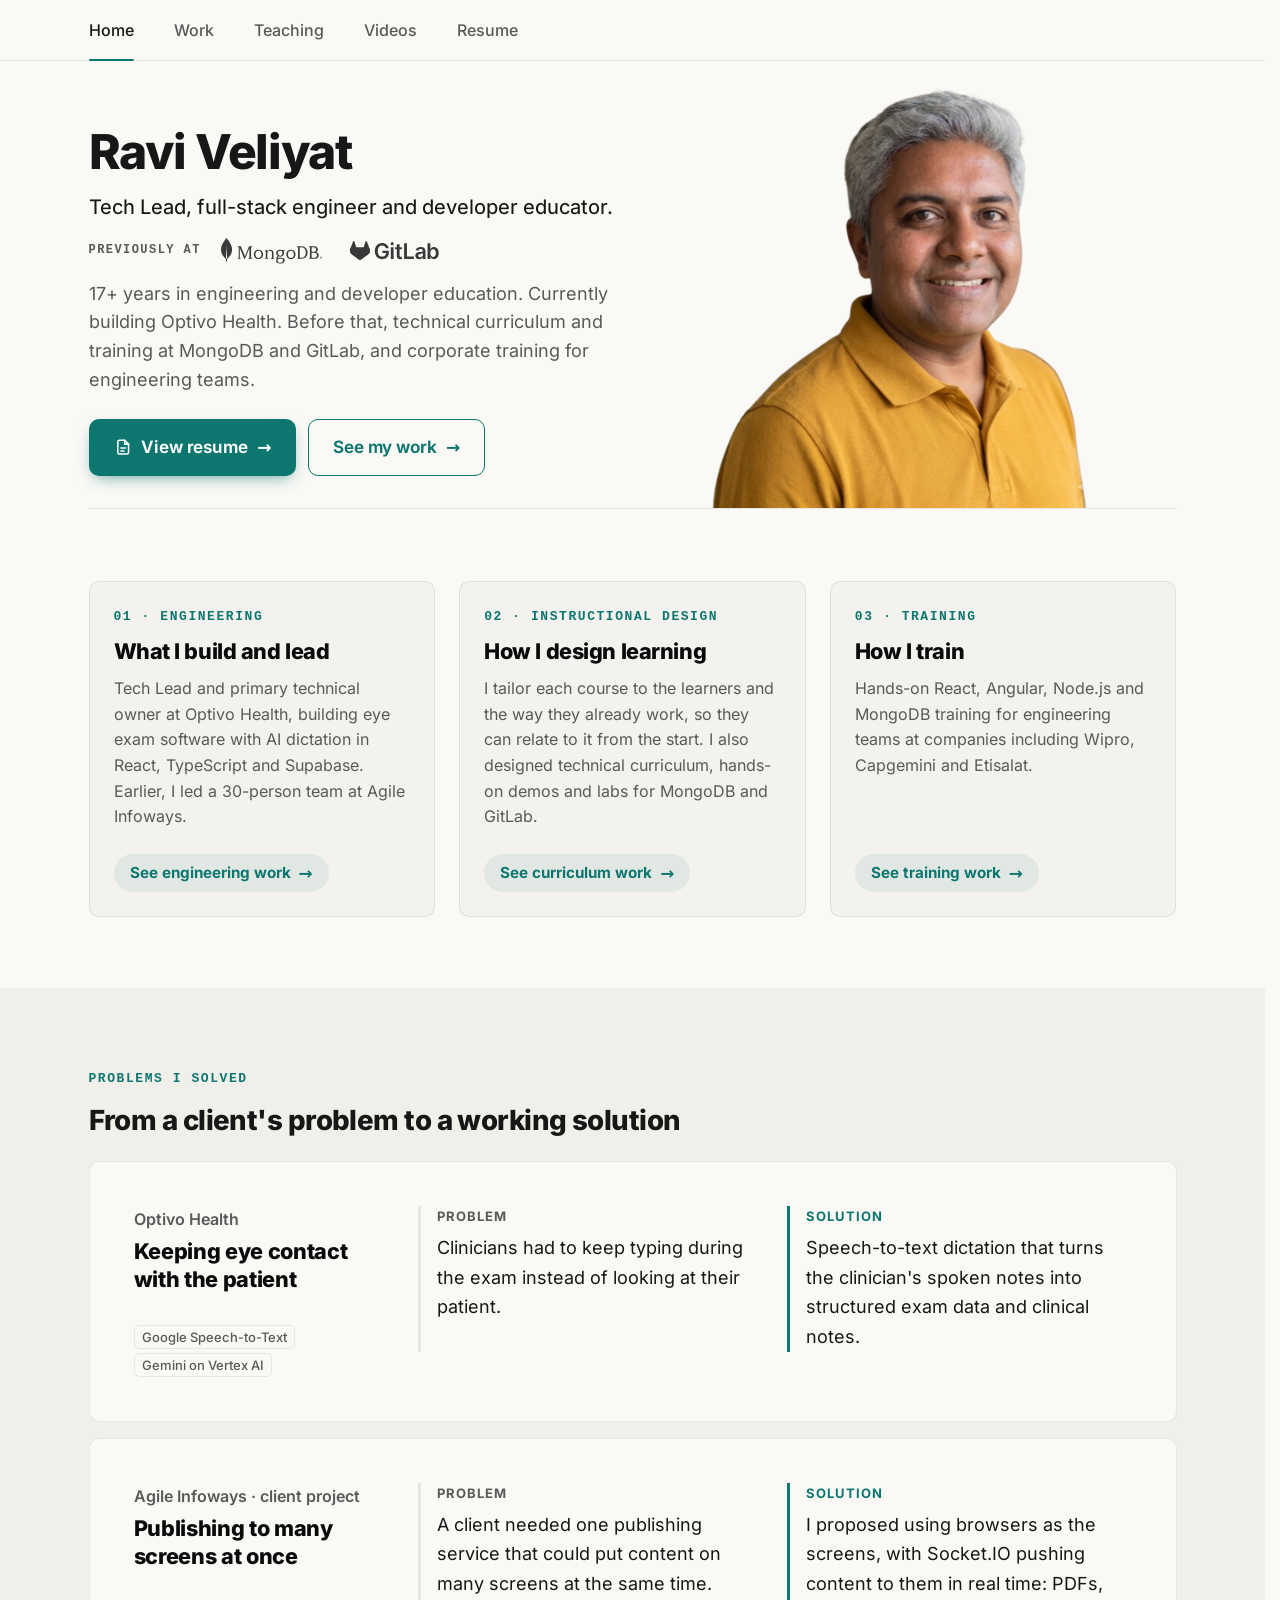
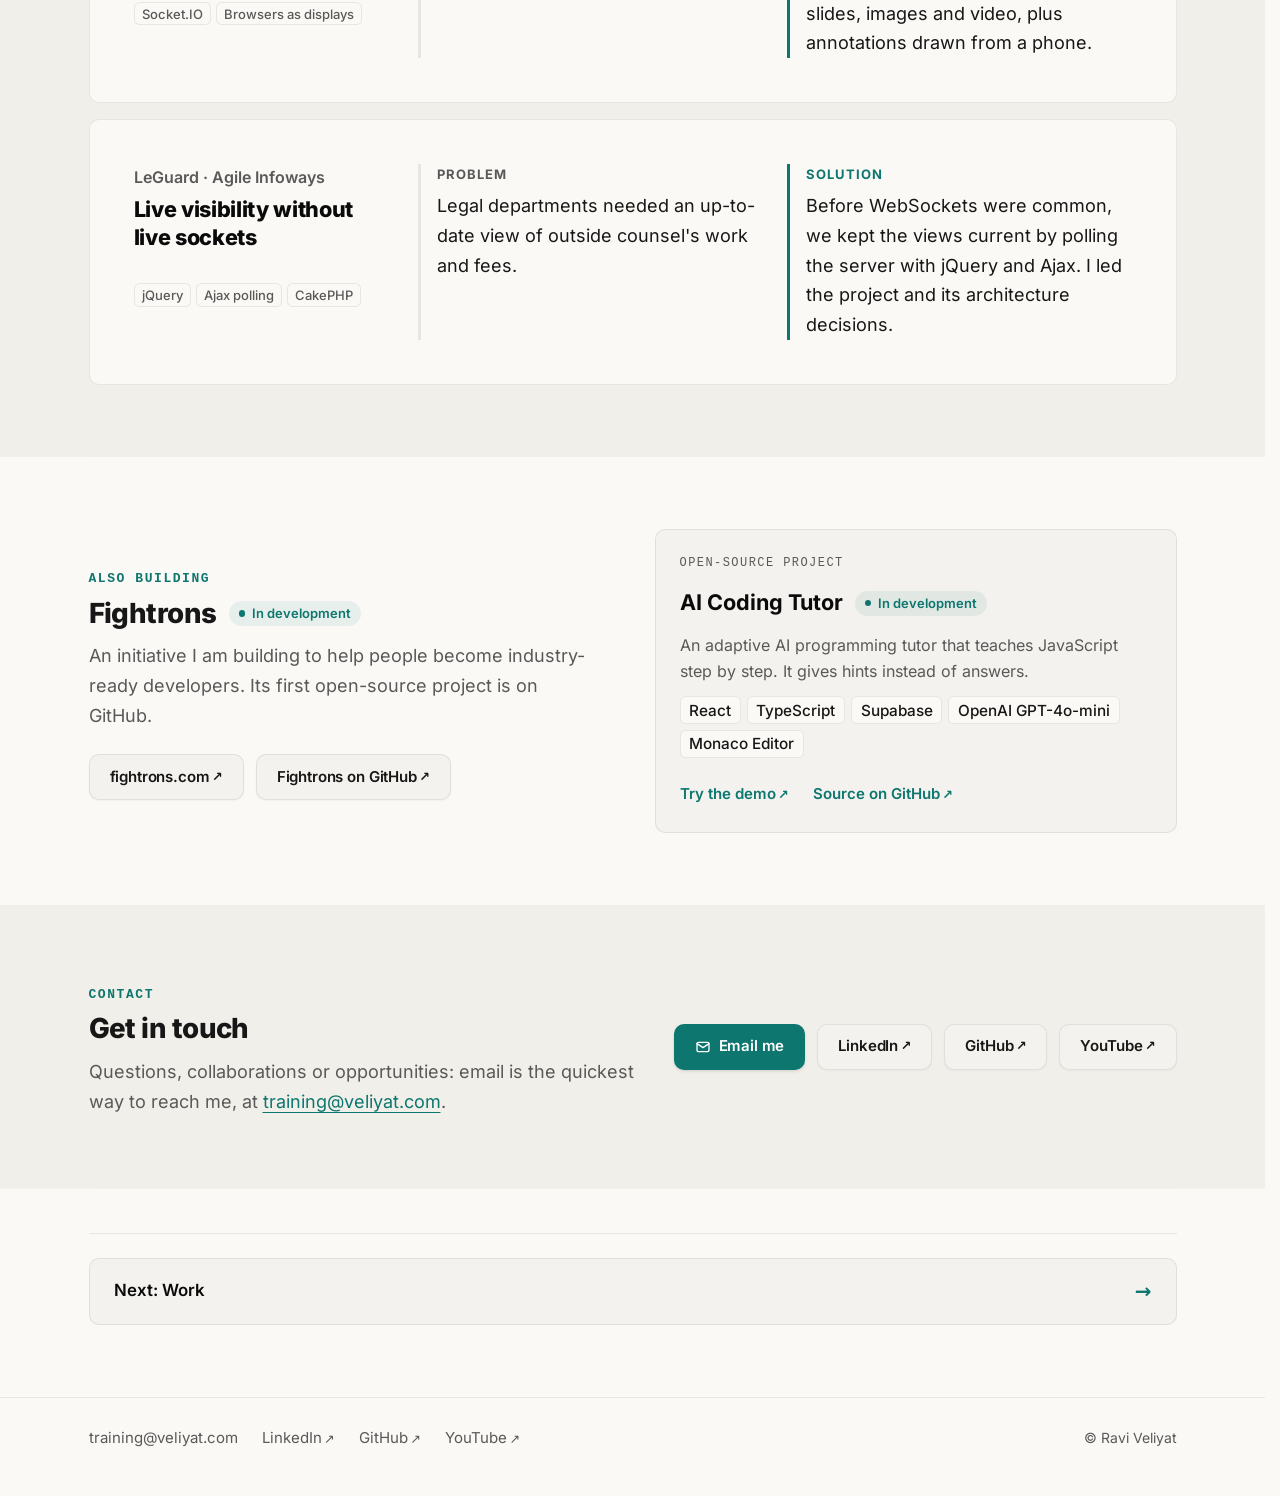
<file: index.html>
<!doctype html>
<html lang="en">
<head>
<meta charset="utf-8">
<meta name="viewport" content="width=device-width, initial-scale=1">
<title>Ravi Veliyat – Tech Lead, Full-Stack Engineer and Developer Educator</title>
<meta name="description" content="Tech Lead and full-stack engineer with 17+ years across software engineering, technical leadership and developer education, including MongoDB and GitLab.">
<meta name="color-scheme" content="light dark">
<link rel="icon" href="/assets/img/favicon.svg" type="image/svg+xml">
<link rel="preload" href="/assets/fonts/inter-latin-wght-normal.woff2" as="font" type="font/woff2" crossorigin>

<!-- SITE-ADDRESS block: https://veliyat.com appears only in this block and the JSON-LD below. Replace in one pass if it changes. -->
<link rel="canonical" href="https://veliyat.com/">
<meta property="og:title" content="Ravi Veliyat – Tech Lead, Full-Stack Engineer and Developer Educator">
<meta property="og:description" content="Tech Lead and full-stack engineer with 17+ years across software engineering, technical leadership and developer education, including MongoDB and GitLab.">
<meta property="og:url" content="https://veliyat.com/">
<meta property="og:type" content="website">
<meta property="og:site_name" content="Ravi Veliyat">
<meta property="og:image" content="https://veliyat.com/assets/img/social.jpg">
<meta property="og:image:width" content="1200">
<meta property="og:image:height" content="630">
<meta property="og:image:alt" content="Ravi Veliyat. Tech Lead and full-stack engineer. I build web applications and teach developers how to build them.">
<meta name="twitter:card" content="summary_large_image">
<!-- end SITE-ADDRESS block -->

<link rel="stylesheet" href="/assets/css/site.css">

<script type="application/ld+json">
{
  "@context": "https://schema.org",
  "@type": "ProfilePage",
  "name": "Ravi Veliyat – Tech Lead, Full-Stack Engineer and Developer Educator",
  "url": "https://veliyat.com/",
  "mainEntity": {
    "@type": "Person",
    "@id": "https://veliyat.com/#ravi",
    "name": "Ravi Veliyat",
    "url": "https://veliyat.com/",
    "jobTitle": "Tech Lead",
    "worksFor": {
      "@type": "Organization",
      "name": "Optivo Health",
      "url": "https://www.optivohealth.com/"
    },
    "address": {
      "@type": "PostalAddress",
      "addressLocality": "Ahmedabad",
      "addressCountry": "IN"
    },
    "email": "mailto:training@veliyat.com",
    "sameAs": [
      "https://www.linkedin.com/in/veliyat",
      "https://github.com/veliyat",
      "https://www.youtube.com/raviveliyat"
    ]
  }
}
</script>
</head>
<body>
<a class="skip-link" href="#main">Skip to content</a>

<header class="site-header">
  <div class="wrap wrap-wide">
    <nav class="site-nav" aria-label="Main navigation">
      <ul>
        <li><a href="/" aria-current="page">Home</a></li>
        <li><a href="/work/">Work</a></li>
        <li><a href="/teaching/">Teaching</a></li>
        <li><a href="/videos/">Videos</a></li>
        <li><a href="/resume/">Resume</a></li>
      </ul>
    </nav>
  </div>
</header>

<main id="main">
  <div class="wrap wrap-wide">

    <section class="hero hero-home" aria-labelledby="home-heading">
      <div class="hero-text">
        <h1 id="home-heading">Ravi Veliyat</h1>
        <p class="lede">Tech Lead, full-stack engineer and developer educator.</p>
        <div class="hero-logos">
          <span class="hero-logos-label">Previously at</span>
          <ul class="hero-logos-list">
            <li><svg class="logo logo-mongodb" role="img" aria-labelledby="logo-mongodb-title" focusable="false" xmlns="http://www.w3.org/2000/svg" viewBox="0 0 127 32" fill="none"><title id="logo-mongodb-title">MongoDB</title><path d="M9.49109 3.29488C8.23754 1.82282 7.168 0.327763 6.94949 0.0172507C6.92649 -0.00575022 6.89199 -0.00575022 6.86899 0.0172507C6.65048 0.327763 5.58094 1.82282 4.33889 3.29488C-6.32203 16.8769 6.01795 26.0313 6.01795 26.0313L6.12146 26.1003C6.21346 27.5148 6.44347 29.5504 6.44347 29.5504H6.90349H7.36351C7.36351 29.5504 7.59351 27.5263 7.68552 26.1003L7.78902 26.0198C7.80052 26.0313 20.152 16.8769 9.49109 3.29488ZM6.91499 25.8358C6.91499 25.8358 6.36297 25.3642 6.21346 25.1227V25.0997L6.88049 10.3102C6.88049 10.2642 6.94949 10.2642 6.94949 10.3102L7.61652 25.0997V25.1227C7.46701 25.3642 6.91499 25.8358 6.91499 25.8358Z" fill="currentColor"></path><path d="M29.9619 22.8111L24.8442 10.3216L24.8327 10.2871H20.8421V11.1267H21.4861C21.6816 11.1267 21.8656 11.2072 22.0036 11.3452C22.1416 11.4832 22.2106 11.6672 22.2106 11.8627L22.0956 24.4327C22.0956 24.8237 21.7736 25.1457 21.3826 25.1572L20.7271 25.1687V25.9968H24.6142V25.1687L24.2117 25.1572C23.8207 25.1457 23.4987 24.8237 23.4987 24.4327V12.5872L29.0764 25.9852C29.1569 26.1808 29.3409 26.3073 29.5479 26.3073C29.7549 26.3073 29.9389 26.1808 30.0194 25.9852L35.4821 12.8747L35.5626 24.4212C35.5626 24.8237 35.2406 25.1457 34.8381 25.1572H34.4241V25.9852H38.9898V25.1572H38.3687C37.9777 25.1572 37.6557 24.8237 37.6442 24.4327L37.6097 11.8627C37.6097 11.4602 37.9317 11.1382 38.3227 11.1267L38.9898 11.1152V10.2756H35.1026L29.9619 22.8111Z" fill="currentColor"></path><path d="M65.7973 24.9617C65.6708 24.8352 65.6018 24.6627 65.6018 24.4557V18.2915C65.6018 17.1184 65.2568 16.1984 64.5668 15.5429C63.8882 14.8873 62.9452 14.5538 61.7722 14.5538C60.1276 14.5538 58.828 15.2209 57.9195 16.5319C57.908 16.5549 57.8735 16.5664 57.839 16.5664C57.8045 16.5664 57.7815 16.5434 57.7815 16.5089L57.356 14.8643H56.643L54.8144 15.9109V16.4859H55.2859C55.5044 16.4859 55.6884 16.5434 55.8149 16.6584C55.9414 16.7734 56.0104 16.9459 56.0104 17.1874V24.4442C56.0104 24.6512 55.9414 24.8237 55.8149 24.9502C55.6884 25.0767 55.5159 25.1457 55.3089 25.1457H54.8489V25.9853H59.0581V25.1457H58.598C58.391 25.1457 58.2185 25.0767 58.092 24.9502C57.9655 24.8237 57.8965 24.6512 57.8965 24.4442V19.66C57.8965 19.0505 58.0345 18.441 58.2875 17.843C58.552 17.2564 58.9431 16.7619 59.4606 16.3824C59.9781 16.0029 60.5991 15.8189 61.3121 15.8189C62.1172 15.8189 62.7267 16.0719 63.1062 16.5779C63.4857 17.0839 63.6812 17.7395 63.6812 18.5215V24.4557C63.6812 24.6627 63.6122 24.8352 63.4857 24.9617C63.3592 25.0882 63.1867 25.1572 62.9797 25.1572H62.5197V25.9968H66.7289V25.1572H66.2688C66.0963 25.1572 65.9238 25.0997 65.7973 24.9617Z" fill="currentColor"></path><path d="M104.404 11.2303C103.231 10.6092 101.92 10.2872 100.506 10.2872H94.9854V11.1268H95.5259C95.7329 11.1268 95.9169 11.2073 96.101 11.3913C96.2735 11.5638 96.3655 11.7593 96.3655 11.9663V24.3408C96.3655 24.5478 96.2735 24.7433 96.101 24.9158C95.9284 25.0883 95.7329 25.1803 95.5259 25.1803H94.9854V26.0198H100.506C101.92 26.0198 103.231 25.6978 104.404 25.0768C105.577 24.4558 106.532 23.5357 107.222 22.3627C107.912 21.1897 108.268 19.7751 108.268 18.165C108.268 16.555 107.912 15.1519 107.222 13.9674C106.532 12.7713 105.589 11.8513 104.404 11.2303ZM106.06 18.142C106.06 19.6141 105.796 20.8561 105.278 21.8567C104.761 22.8572 104.071 23.6048 103.22 24.0878C102.369 24.5708 101.426 24.8123 100.414 24.8123H99.2981C99.0911 24.8123 98.9071 24.7318 98.7231 24.5478C98.5506 24.3753 98.4585 24.1798 98.4585 23.9728V12.3113C98.4585 12.1043 98.5391 11.9203 98.7231 11.7363C98.8956 11.5638 99.0911 11.4718 99.2981 11.4718H100.414C101.426 11.4718 102.369 11.7133 103.22 12.1963C104.071 12.6793 104.761 13.4269 105.278 14.4274C105.796 15.4279 106.06 16.67 106.06 18.142Z" fill="currentColor"></path><path d="M121.275 18.97C120.769 18.3835 119.792 17.8889 118.642 17.6244C120.229 16.8309 121.045 15.7153 121.045 14.2778C121.045 13.4958 120.838 12.7942 120.424 12.1962C120.01 11.5982 119.424 11.1152 118.676 10.7817C117.929 10.4481 117.055 10.2756 116.066 10.2756H109.867V11.1152H110.362C110.569 11.1152 110.753 11.1957 110.937 11.3797C111.109 11.5522 111.201 11.7477 111.201 11.9547V24.3292C111.201 24.5362 111.109 24.7317 110.937 24.9042C110.764 25.0767 110.569 25.1687 110.362 25.1687H109.821V26.0082H116.549C117.572 26.0082 118.527 25.8357 119.389 25.4907C120.252 25.1457 120.942 24.6397 121.436 23.9727C121.943 23.3056 122.196 22.4891 122.196 21.5461C122.196 20.534 121.885 19.683 121.275 18.97ZM113.57 24.5477C113.398 24.3752 113.306 24.1797 113.306 23.9727V18.418H116.503C117.63 18.418 118.492 18.7055 119.09 19.2805C119.688 19.8555 119.987 20.603 119.987 21.5231C119.987 22.0751 119.849 22.6156 119.596 23.1101C119.332 23.6162 118.941 24.0187 118.412 24.3292C117.894 24.6397 117.25 24.8007 116.503 24.8007H114.145C113.927 24.8122 113.743 24.7317 113.57 24.5477ZM113.306 17.2334V12.2997C113.306 12.0927 113.386 11.9087 113.57 11.7247C113.743 11.5522 113.938 11.4602 114.145 11.4602H115.663C116.756 11.4602 117.561 11.7362 118.067 12.2652C118.573 12.8057 118.826 13.4958 118.826 14.3468C118.826 15.2208 118.584 15.9224 118.113 16.4514C117.641 16.9689 116.928 17.2334 115.985 17.2334H113.306Z" fill="currentColor"></path><path d="M49.7542 15.3013C48.8686 14.8183 47.8796 14.5653 46.81 14.5653C45.7405 14.5653 44.74 14.8068 43.8659 15.3013C42.9804 15.7844 42.2789 16.4859 41.7613 17.3714C41.2438 18.257 40.9793 19.292 40.9793 20.442C40.9793 21.5921 41.2438 22.6271 41.7613 23.5127C42.2789 24.3982 42.9804 25.0997 43.8659 25.5827C44.7515 26.0658 45.7405 26.3188 46.81 26.3188C47.8796 26.3188 48.8801 26.0773 49.7542 25.5827C50.6397 25.0997 51.3412 24.3982 51.8587 23.5127C52.3763 22.6271 52.6408 21.5921 52.6408 20.442C52.6408 19.292 52.3763 18.257 51.8587 17.3714C51.3412 16.4744 50.6282 15.7844 49.7542 15.3013ZM50.6052 20.442C50.6052 21.8566 50.2602 23.0066 49.5701 23.8347C48.8916 24.6627 47.9601 25.0882 46.81 25.0882C45.66 25.0882 44.7285 24.6627 44.0499 23.8347C43.3599 23.0066 43.0149 21.8566 43.0149 20.442C43.0149 19.0275 43.3599 17.8774 44.0499 17.0494C44.7285 16.2214 45.66 15.7959 46.81 15.7959C47.9601 15.7959 48.8916 16.2214 49.5701 17.0494C50.2602 17.8774 50.6052 19.016 50.6052 20.442Z" fill="currentColor"></path><path d="M90.3392 15.3013C89.4537 14.8183 88.4647 14.5653 87.3951 14.5653C86.3256 14.5653 85.325 14.8068 84.451 15.3013C83.5655 15.7844 82.8639 16.4859 82.3464 17.3714C81.8289 18.257 81.5644 19.292 81.5644 20.442C81.5644 21.5921 81.8289 22.6271 82.3464 23.5127C82.8639 24.3982 83.5655 25.0997 84.451 25.5827C85.3365 26.0658 86.3256 26.3188 87.3951 26.3188C88.4647 26.3188 89.4652 26.0773 90.3392 25.5827C91.2248 25.0997 91.9263 24.3982 92.4438 23.5127C92.9613 22.6271 93.2258 21.5921 93.2258 20.442C93.2258 19.292 92.9613 18.257 92.4438 17.3714C91.9263 16.4744 91.2248 15.7844 90.3392 15.3013ZM91.1903 20.442C91.1903 21.8566 90.8453 23.0066 90.1552 23.8347C89.4767 24.6627 88.5452 25.0882 87.3951 25.0882C86.2451 25.0882 85.3135 24.6627 84.635 23.8347C83.945 23.0066 83.6 21.8566 83.6 20.442C83.6 19.016 83.945 17.8774 84.635 17.0494C85.3135 16.2214 86.2451 15.7959 87.3951 15.7959C88.5452 15.7959 89.4767 16.2214 90.1552 17.0494C90.8453 17.8774 91.1903 19.016 91.1903 20.442Z" fill="currentColor"></path><path d="M73.9626 14.5653C73.0426 14.5653 72.203 14.7608 71.444 15.1518C70.685 15.5428 70.087 16.0719 69.6614 16.7504C69.2359 17.4174 69.0174 18.1649 69.0174 18.9585C69.0174 19.6715 69.1784 20.327 69.5119 20.9136C69.834 21.4771 70.271 21.9486 70.823 22.3396L69.1784 24.5707C68.9714 24.8467 68.9484 25.2147 69.0979 25.5137C69.2589 25.8242 69.5579 26.0083 69.903 26.0083H70.3745C69.9145 26.3188 69.5464 26.6868 69.2934 27.1238C68.9944 27.6183 68.8449 28.1358 68.8449 28.6649C68.8449 29.6539 69.2819 30.4704 70.1445 31.08C70.9955 31.6895 72.1915 32 73.6981 32C74.7446 32 75.7452 31.8275 76.6537 31.494C77.5738 31.1605 78.3213 30.6659 78.8733 30.0219C79.4368 29.3779 79.7243 28.5959 79.7243 27.6988C79.7243 26.7558 79.3793 26.0888 78.5743 25.4447C77.8843 24.9042 76.8032 24.6167 75.4577 24.6167H70.8575C70.846 24.6167 70.8345 24.6052 70.8345 24.6052C70.8345 24.6052 70.823 24.5822 70.8345 24.5707L72.0305 22.9606C72.3525 23.1101 72.6516 23.2021 72.9161 23.2596C73.1921 23.3172 73.5026 23.3402 73.8476 23.3402C74.8136 23.3402 75.6877 23.1446 76.4467 22.7536C77.2057 22.3626 77.8153 21.8336 78.2523 21.1551C78.6893 20.488 78.9078 19.7405 78.9078 18.947C78.9078 18.0959 78.4938 16.5434 77.3667 15.7499C77.3667 15.7384 77.3782 15.7384 77.3782 15.7384L79.8508 16.0144V14.8758H75.8947C75.2737 14.6688 74.6181 14.5653 73.9626 14.5653ZM75.3427 21.7646C74.9056 21.9946 74.4341 22.1211 73.9626 22.1211C73.1921 22.1211 72.5136 21.8451 71.9385 21.3046C71.3635 20.7641 71.076 19.9705 71.076 18.9585C71.076 17.9464 71.3635 17.1529 71.9385 16.6124C72.5136 16.0719 73.1921 15.7959 73.9626 15.7959C74.4456 15.7959 74.9056 15.9109 75.3427 16.1524C75.7797 16.3824 76.1362 16.7389 76.4237 17.2104C76.6997 17.6819 76.8492 18.2685 76.8492 18.9585C76.8492 19.66 76.7112 20.2465 76.4237 20.7065C76.1362 21.1781 75.7797 21.5231 75.3427 21.7646ZM72.2145 25.9968H75.3312C76.1937 25.9968 76.7457 26.1693 77.1137 26.5373C77.4817 26.9053 77.6658 27.3998 77.6658 27.9748C77.6658 28.8144 77.3322 29.5044 76.6652 30.0219C75.9982 30.5394 75.1012 30.8039 73.9971 30.8039C73.0311 30.8039 72.226 30.5854 71.6395 30.1714C71.053 29.7574 70.754 29.1249 70.754 28.3198C70.754 27.8138 70.892 27.3423 71.168 26.9283C71.4555 26.5143 71.789 26.2153 72.2145 25.9968Z" fill="currentColor"></path><path d="M124.542 25.8588C124.312 25.7323 124.139 25.5483 124.001 25.3298C123.875 25.0998 123.806 24.8582 123.806 24.5937C123.806 24.3292 123.875 24.0762 124.001 23.8577C124.128 23.6277 124.312 23.4552 124.542 23.3287C124.772 23.2022 125.025 23.1332 125.312 23.1332C125.6 23.1332 125.853 23.2022 126.083 23.3287C126.313 23.4552 126.485 23.6392 126.623 23.8577C126.75 24.0877 126.819 24.3292 126.819 24.5937C126.819 24.8582 126.75 25.1113 126.623 25.3298C126.497 25.5598 126.313 25.7323 126.083 25.8588C125.853 25.9853 125.6 26.0543 125.312 26.0543C125.025 26.0543 124.772 25.9853 124.542 25.8588ZM125.956 25.6863C126.152 25.5828 126.29 25.4218 126.405 25.2378C126.508 25.0423 126.566 24.8237 126.566 24.5822C126.566 24.3407 126.508 24.1222 126.405 23.9267C126.301 23.7312 126.152 23.5817 125.956 23.4782C125.761 23.3747 125.554 23.3172 125.312 23.3172C125.071 23.3172 124.864 23.3747 124.668 23.4782C124.473 23.5817 124.335 23.7427 124.22 23.9267C124.116 24.1222 124.059 24.3407 124.059 24.5822C124.059 24.8237 124.116 25.0423 124.22 25.2378C124.323 25.4333 124.473 25.5828 124.668 25.6863C124.864 25.7898 125.071 25.8473 125.312 25.8473C125.554 25.8473 125.761 25.8013 125.956 25.6863ZM124.691 25.2838V25.1803L124.714 25.1688H124.783C124.806 25.1688 124.829 25.1573 124.841 25.1458C124.864 25.1228 124.864 25.1113 124.864 25.0883V24.0187C124.864 23.9957 124.852 23.9727 124.841 23.9612C124.818 23.9382 124.806 23.9382 124.783 23.9382H124.714L124.691 23.9267V23.8232L124.714 23.8117H125.312C125.485 23.8117 125.611 23.8462 125.715 23.9267C125.818 24.0072 125.864 24.1107 125.864 24.2487C125.864 24.3522 125.83 24.4557 125.749 24.5247C125.669 24.6052 125.577 24.6512 125.462 24.6627L125.6 24.7087L125.864 25.1343C125.887 25.1688 125.91 25.1803 125.945 25.1803H126.014L126.025 25.1918V25.2953L126.014 25.3068H125.657L125.634 25.2953L125.266 24.6742H125.174V25.0883C125.174 25.1113 125.186 25.1343 125.197 25.1458C125.22 25.1688 125.232 25.1688 125.255 25.1688H125.324L125.347 25.1803V25.2838L125.324 25.2953H124.714L124.691 25.2838ZM125.266 24.5362C125.358 24.5362 125.439 24.5132 125.485 24.4557C125.531 24.4097 125.565 24.3292 125.565 24.2372C125.565 24.1452 125.542 24.0762 125.496 24.0187C125.45 23.9612 125.381 23.9382 125.301 23.9382H125.255C125.232 23.9382 125.209 23.9497 125.197 23.9612C125.174 23.9842 125.174 23.9957 125.174 24.0187V24.5362H125.266Z" fill="currentColor"></path></svg></li>
            <li><svg class="logo logo-gitlab" role="img" aria-labelledby="logo-gitlab-title" focusable="false" viewBox="0 0 111 24" fill="none" xmlns="http://www.w3.org/2000/svg"><title id="logo-gitlab-title">GitLab</title><path d="M44.814 9.042h3.645c-.608-3.875-3.963-6.574-8.33-6.574-5.166 0-9.043 3.798-9.043 10.16 0 6.248 3.703 10.123 9.15 10.123 4.887 0 8.386-3.144 8.386-8.234v-2.37h-8.01v2.794h4.55c-.058 2.816-1.938 4.599-4.908 4.599-3.305 0-5.57-2.477-5.57-6.95 0-4.445 2.303-6.913 5.494-6.913 2.38 0 4.01 1.272 4.636 3.365zm6.218 13.438h3.49V7.68h-3.49v14.8zm1.76-17.151c1.109 0 2.014-.85 2.014-1.89s-.905-1.9-2.014-1.9c-1.109 0-2.024.849-2.024 1.9s.9 1.89 2.017 1.89h.007zM64.971 7.68H62.05V4.126h-3.49v3.556h-2.1v2.699h2.1v8.233c-.018 2.786 2.007 4.16 4.628 4.079a7.089 7.089 0 002.055-.348l-.59-2.73a4.247 4.247 0 01-1.02.137c-.878 0-1.582-.309-1.582-1.717v-7.662h2.921V7.68zm2.701 14.8h12.272v-2.998H71.25V2.737h-3.578V22.48zm18.957.3c2.323 0 3.71-1.09 4.347-2.333h.115v2.033h3.36v-9.91c0-3.913-3.19-5.09-6.016-5.09-3.113 0-5.504 1.388-6.275 4.087l3.26.464c.345-1.013 1.329-1.88 3.04-1.88 1.62 0 2.506.829 2.506 2.285v.057c0 1.002-1.05 1.051-3.664 1.33-2.872.309-5.619 1.166-5.619 4.502-.01 2.912 2.12 4.455 4.946 4.455zm1.147-2.56c-1.456 0-2.498-.666-2.498-1.948 0-1.34 1.167-1.899 2.72-2.121.917-.125 2.75-.357 3.2-.722v1.744c.01 1.643-1.321 3.042-3.422 3.042v.005zm9.244 2.26h3.433v-2.332h.201c.551 1.08 1.698 2.593 4.244 2.593 3.489 0 6.102-2.768 6.102-7.644 0-4.936-2.69-7.616-6.112-7.616-2.613 0-3.702 1.57-4.234 2.641h-.147V2.737h-3.486V22.48zm3.423-7.403c0-2.88 1.234-4.734 3.48-4.734 2.323 0 3.52 1.976 3.52 4.734 0 2.759-1.214 4.8-3.52 4.8-2.227 0-3.48-1.928-3.48-4.8z" fill="currentColor"/><path d="M24.507 9.5l-.034-.09L21.082.562a.896.896 0 00-1.694.091l-2.29 7.01H7.825L5.535.653a.898.898 0 00-1.694-.09L.451 9.411.416 9.5a6.297 6.297 0 002.09 7.278l.012.01.03.022 5.16 3.867 2.56 1.935 1.554 1.176a1.051 1.051 0 001.268 0l1.555-1.176 2.56-1.935 5.197-3.89.014-.01A6.297 6.297 0 0024.507 9.5z" fill="currentColor"/><path d="M24.507 9.5l-.034-.09a11.44 11.44 0 00-4.56 2.051l-7.447 5.632 4.742 3.584 5.197-3.89.014-.01A6.297 6.297 0 0024.507 9.5z" fill="currentColor"/><path d="M7.707 20.677l2.56 1.935 1.555 1.176a1.051 1.051 0 001.268 0l1.555-1.176 2.56-1.935-4.743-3.584-4.755 3.584z" fill="currentColor"/><path d="M5.01 11.461a11.43 11.43 0 00-4.56-2.05L.416 9.5a6.297 6.297 0 002.09 7.278l.012.01.03.022 5.16 3.867 4.745-3.584-7.444-5.632z" fill="currentColor"/></svg></li>
          </ul>
        </div>
        <p class="support">17+ years in engineering and developer education. Currently building Optivo Health. Before that, technical curriculum and training at MongoDB and GitLab, and corporate training for engineering teams.</p>
        <ul class="actions hero-actions">
          <li><a class="btn btn-primary btn-hero" href="/resume/"><svg class="btn-icon" viewBox="0 0 24 24" fill="none" stroke="currentColor" stroke-width="2" stroke-linecap="round" stroke-linejoin="round" aria-hidden="true" focusable="false"><path d="M14 3H7a2 2 0 0 0-2 2v14a2 2 0 0 0 2 2h10a2 2 0 0 0 2-2V8z"/><path d="M14 3v5h5M9 13h6M9 17h4"/></svg>View resume<span class="btn-arrow" aria-hidden="true">→</span></a></li>
          <li><a class="btn btn-outline btn-hero" href="/work/">See my work<span class="btn-arrow" aria-hidden="true">→</span></a></li>
        </ul>
      </div>
    </section>

<section class="doors full" aria-label="What I do">
      <div class="cards-grid">
      <a class="card door" href="/work/">
        <span class="card-icon" aria-hidden="true"><svg viewBox="0 0 24 24" fill="none" stroke="currentColor" stroke-width="2" stroke-linecap="round" stroke-linejoin="round" focusable="false"><polyline points="16 18 22 12 16 6"/><polyline points="8 6 2 12 8 18"/></svg></span>
        <span class="eyebrow">01 · Engineering</span>
        <h2>What I build and lead</h2>
        <p>Tech Lead and primary technical owner at Optivo Health, building eye exam software with AI dictation in React, TypeScript and Supabase. Earlier, I led a 30-person team at Agile Infoways.</p>
        <span class="door-cta">See engineering work<span class="card-arrow" aria-hidden="true">→</span></span>
      </a>
      <a class="card door" href="/teaching/#course-heading">
        <span class="card-icon" aria-hidden="true"><svg viewBox="0 0 24 24" fill="none" stroke="currentColor" stroke-width="2" stroke-linecap="round" stroke-linejoin="round" focusable="false"><path d="M4 5.5A1.5 1.5 0 0 1 5.5 4H11v15H5.5A1.5 1.5 0 0 1 4 17.5z"/><path d="M20 5.5A1.5 1.5 0 0 0 18.5 4H13v15h5.5a1.5 1.5 0 0 0 1.5-1.5z"/><path d="M7 8h2M15 8h2M15 11h2"/></svg></span>
        <span class="eyebrow">02 · Instructional design</span>
        <h2>How I design learning</h2>
        <p>I tailor each course to the learners and the way they already work, so they can relate to it from the start. I also designed technical curriculum, hands-on demos and labs for MongoDB and GitLab.</p>
        <span class="door-cta">See curriculum work<span class="card-arrow" aria-hidden="true">→</span></span>
      </a>
      <a class="card door" href="/teaching/#b19-heading">
        <span class="card-icon" aria-hidden="true"><svg viewBox="0 0 24 24" fill="none" stroke="currentColor" stroke-width="2" stroke-linecap="round" stroke-linejoin="round" focusable="false"><rect x="3" y="4" width="18" height="12" rx="1.5"/><path d="M12 16v4M8 20h8M7 8.5h6M7 11.5h4"/></svg></span>
        <span class="eyebrow">03 · Training</span>
        <h2>How I train</h2>
        <p>Hands-on React, Angular, Node.js and MongoDB training for engineering teams at companies including Wipro, Capgemini and Etisalat.</p>
        <span class="door-cta">See training work<span class="card-arrow" aria-hidden="true">→</span></span>
      </a>
      </div>
    </section>

    <section class="solved full band" aria-labelledby="solved-heading">
      <span class="eyebrow">Problems I solved</span>
      <h2 id="solved-heading">From a client's problem to a working solution</h2>
      <ul class="solved-grid">
        <li class="solved-card">
          <div class="solved-head"><span class="solved-org">Optivo Health</span><h3>Keeping eye contact with the patient</h3></div>
          <div class="solved-body">
            <div class="solved-part solved-problem"><p class="solved-label">Problem</p><p>Clinicians had to keep typing during the exam instead of looking at their patient.</p></div>
            <div class="solved-part solved-solution"><p class="solved-label">Solution</p><p>Speech-to-text dictation that turns the clinician's spoken notes into structured exam data and clinical notes.</p></div>
          </div>
          <ul class="chip-list"><li class="chip">Google Speech-to-Text</li><li class="chip">Gemini on Vertex AI</li></ul>
        </li>
        <li class="solved-card">
          <div class="solved-head"><span class="solved-org">Agile Infoways · client project</span><h3>Publishing to many screens at once</h3></div>
          <div class="solved-body">
            <div class="solved-part solved-problem"><p class="solved-label">Problem</p><p>A client needed one publishing service that could put content on many screens at the same time.</p></div>
            <div class="solved-part solved-solution"><p class="solved-label">Solution</p><p>I proposed using browsers as the screens, with Socket.IO pushing content to them in real time: PDFs, slides, images and video, plus annotations drawn from a phone.</p></div>
          </div>
          <ul class="chip-list"><li class="chip">Socket.IO</li><li class="chip">Browsers as displays</li></ul>
        </li>
        <li class="solved-card">
          <div class="solved-head"><span class="solved-org">LeGuard · Agile Infoways</span><h3>Live visibility without live sockets</h3></div>
          <div class="solved-body">
            <div class="solved-part solved-problem"><p class="solved-label">Problem</p><p>Legal departments needed an up-to-date view of outside counsel's work and fees.</p></div>
            <div class="solved-part solved-solution"><p class="solved-label">Solution</p><p>Before WebSockets were common, we kept the views current by polling the server with jQuery and Ajax. I led the project and its architecture decisions.</p></div>
          </div>
          <ul class="chip-list"><li class="chip">jQuery</li><li class="chip">Ajax polling</li><li class="chip">CakePHP</li></ul>
        </li>
      </ul>
    </section>

    <section class="section fightrons" aria-labelledby="fightrons-heading">
      <div class="fightrons-text">
        <span class="eyebrow">Also building</span>
        <h2 id="fightrons-heading">Fightrons <span class="status-pill">In development</span></h2>
        <p>An initiative I am building to help people become industry-ready developers. Its first open-source project is on GitHub.</p>
        <ul class="fightrons-links">
          <li><a class="btn btn-secondary ext" href="https://fightrons.com/" target="_blank" rel="noopener noreferrer">fightrons.com<span class="ext-arrow" aria-hidden="true">↗</span><span class="sr-only"> (opens in a new tab)</span></a></li>
          <li><a class="btn btn-secondary ext" href="https://github.com/fightrons" target="_blank" rel="noopener noreferrer">Fightrons on GitHub<span class="ext-arrow" aria-hidden="true">↗</span><span class="sr-only"> (opens in a new tab)</span></a></li>
        </ul>
      </div>
<div class="project-card">
        <span class="project-label">Open-source project</span>
        <h3 class="has-status">AI Coding Tutor <span class="status-pill">In development</span></h3>
        <p>An adaptive AI programming tutor that teaches JavaScript step by step. It gives hints instead of answers.</p>
        <span class="project-tools"><span class="chip">React</span><span class="chip">TypeScript</span><span class="chip">Supabase</span><span class="chip">OpenAI GPT-4o-mini</span><span class="chip">Monaco Editor</span></span>
        <ul class="project-links">
          <li><a class="ext" href="https://ai-coding-tutor-taupe.vercel.app/" target="_blank" rel="noopener noreferrer">Try the demo<span class="ext-arrow" aria-hidden="true">↗</span><span class="sr-only"> (opens in a new tab)</span></a></li>
          <li><a class="ext" href="https://github.com/fightrons/ai-coding-tutor" target="_blank" rel="noopener noreferrer">Source on GitHub<span class="ext-arrow" aria-hidden="true">↗</span><span class="sr-only"> (opens in a new tab)</span></a></li>
        </ul>
      </div>
    </section>

<section class="section contact-panel band" aria-labelledby="contact-heading">
      <div class="contact-text">
        <span class="eyebrow">Contact</span>
        <h2 id="contact-heading">Get in touch</h2>
        <p>Questions, collaborations or opportunities: email is the quickest way to reach me, at <a href="mailto:training@veliyat.com">training@veliyat.com</a>.</p>
      </div>
      <ul class="contact-actions">
        <li><a class="btn btn-primary" href="mailto:training@veliyat.com"><svg class="btn-icon" viewBox="0 0 24 24" fill="none" stroke="currentColor" stroke-width="2" stroke-linecap="round" stroke-linejoin="round" aria-hidden="true" focusable="false"><rect x="3" y="5" width="18" height="14" rx="2"/><path d="m3 7 9 6 9-6"/></svg>Email me</a></li>
        <li><a class="btn btn-secondary ext" href="https://www.linkedin.com/in/veliyat" target="_blank" rel="noopener noreferrer">LinkedIn<span class="ext-arrow" aria-hidden="true">↗</span><span class="sr-only"> (opens in a new tab)</span></a></li>
        <li><a class="btn btn-secondary ext" href="https://github.com/veliyat" target="_blank" rel="noopener noreferrer">GitHub<span class="ext-arrow" aria-hidden="true">↗</span><span class="sr-only"> (opens in a new tab)</span></a></li>
        <li><a class="btn btn-secondary ext" href="https://www.youtube.com/raviveliyat" target="_blank" rel="noopener noreferrer">YouTube<span class="ext-arrow" aria-hidden="true">↗</span><span class="sr-only"> (opens in a new tab)</span></a></li>
      </ul>
    </section>

    <nav class="next-card-wrap full no-print" aria-label="Next page">
      <a class="next-card" href="/work/">
        <span class="next-label">Next: Work</span>
        <span class="card-arrow" aria-hidden="true">→</span>
      </a>
    </nav>

  </div>
</main>

<footer class="site-footer">
  <div class="wrap wrap-wide">
    <ul class="footer-links">
      <li><a href="mailto:training@veliyat.com">training@veliyat.com</a></li>
      <li><a class="ext" href="https://www.linkedin.com/in/veliyat" target="_blank" rel="noopener noreferrer">LinkedIn<span class="ext-arrow" aria-hidden="true">↗</span><span class="sr-only"> (opens in a new tab)</span></a></li>
      <li><a class="ext" href="https://github.com/veliyat" target="_blank" rel="noopener noreferrer">GitHub<span class="ext-arrow" aria-hidden="true">↗</span><span class="sr-only"> (opens in a new tab)</span></a></li>
      <li><a class="ext" href="https://www.youtube.com/raviveliyat" target="_blank" rel="noopener noreferrer">YouTube<span class="ext-arrow" aria-hidden="true">↗</span><span class="sr-only"> (opens in a new tab)</span></a></li>
    </ul>
    <p class="copyright">© Ravi Veliyat</p>
  </div>
</footer>
</body>
</html>
</file>
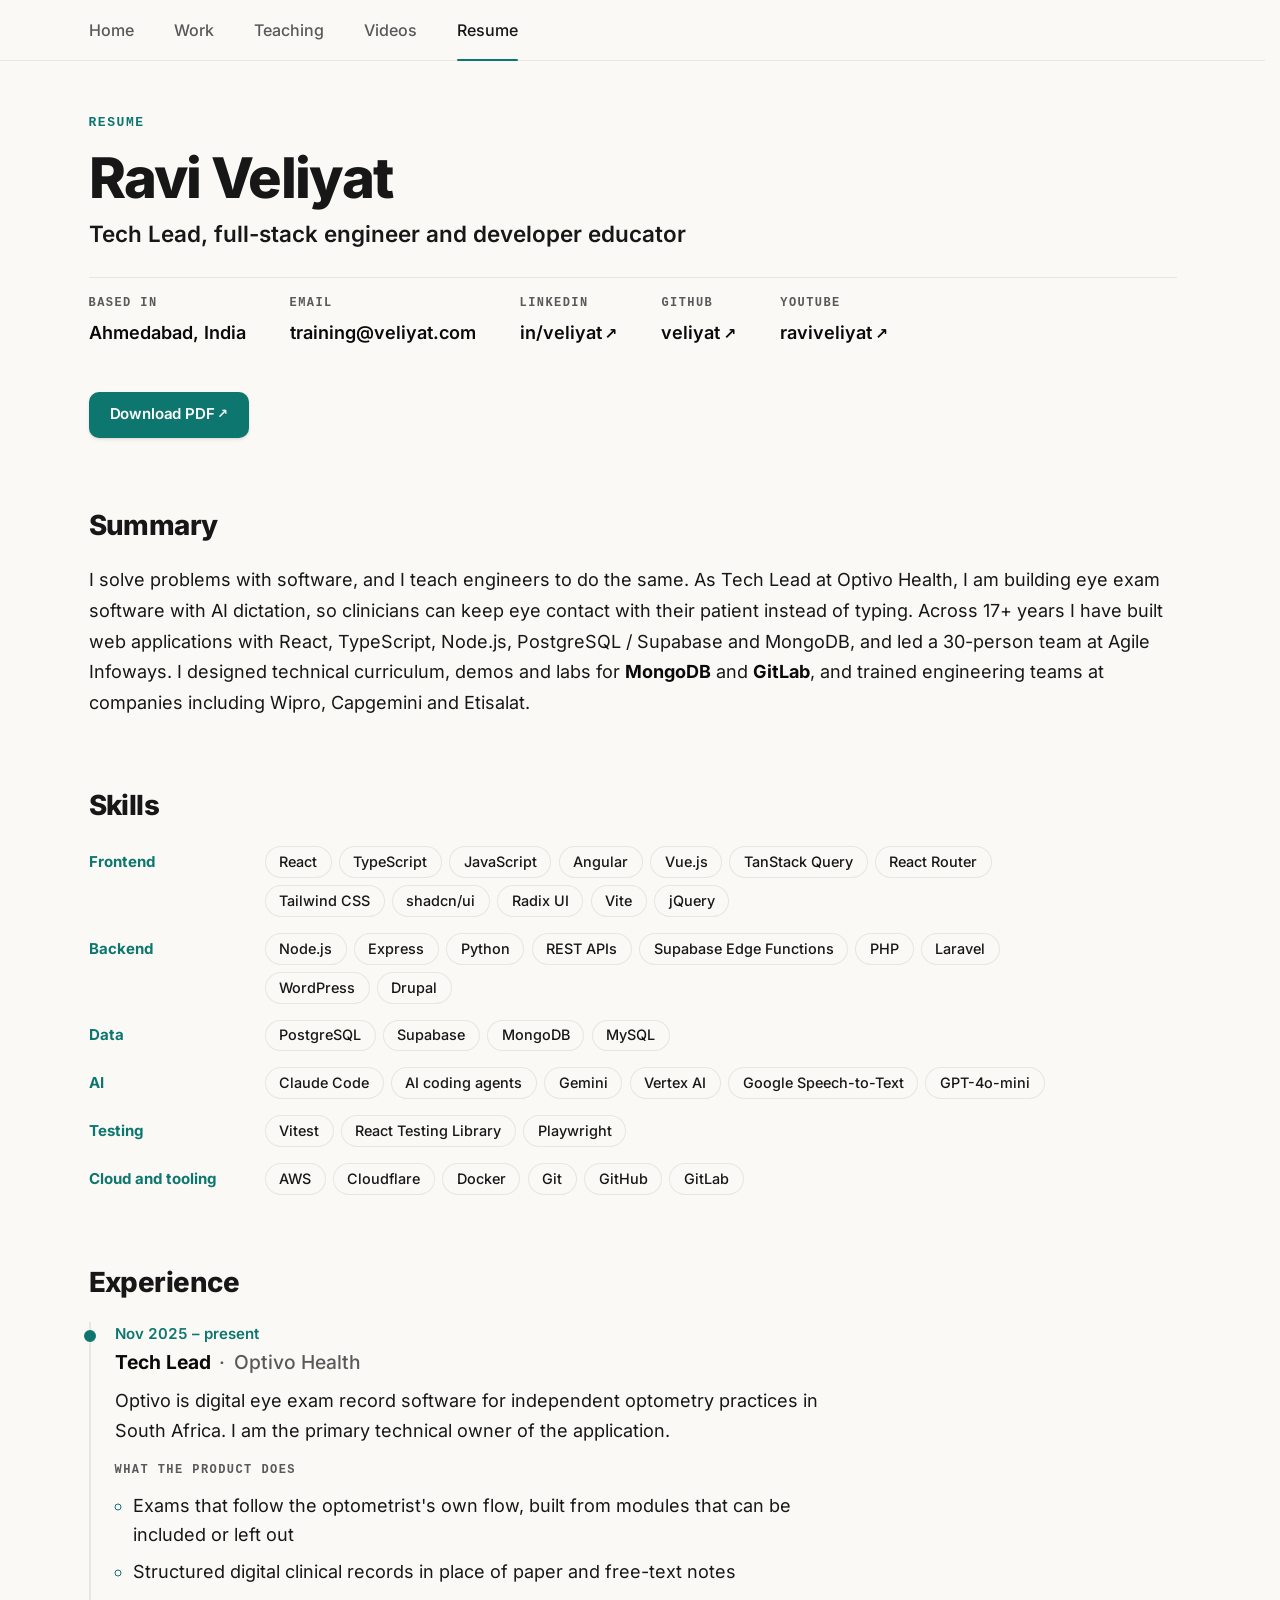
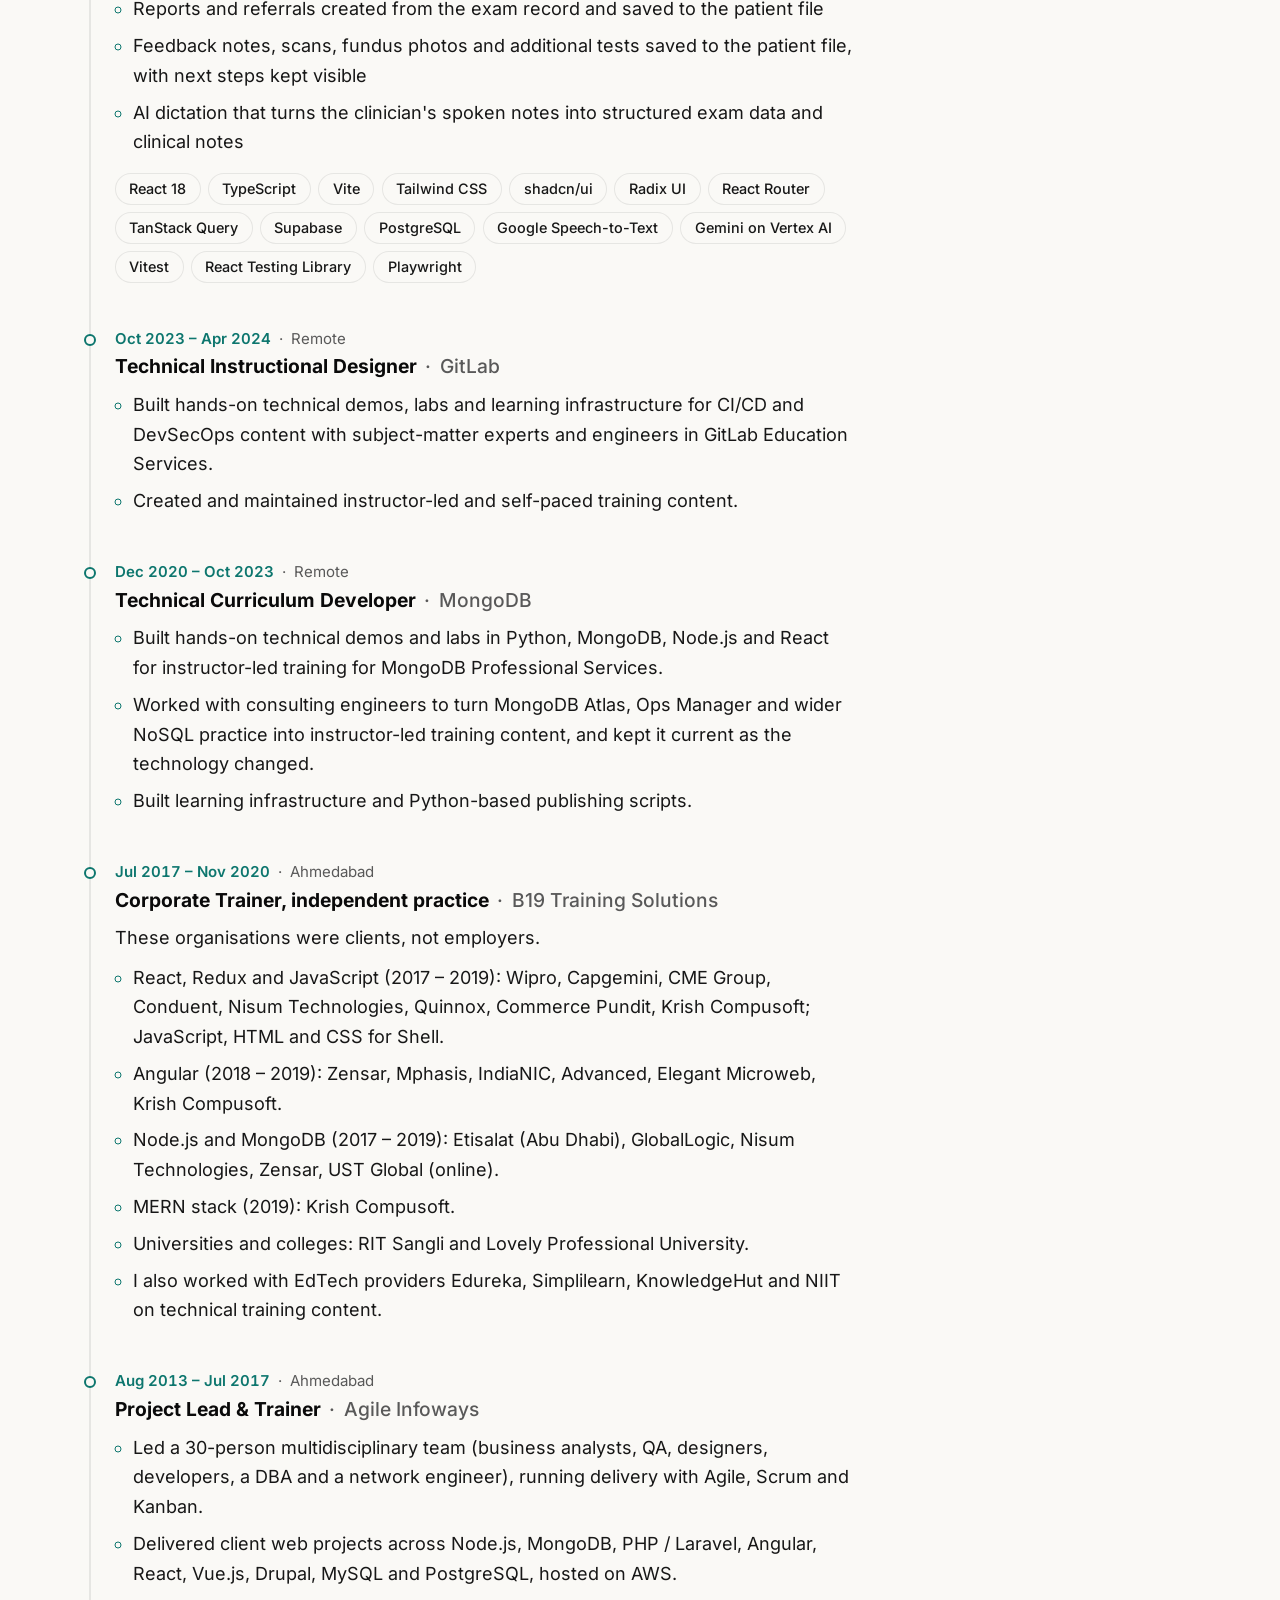
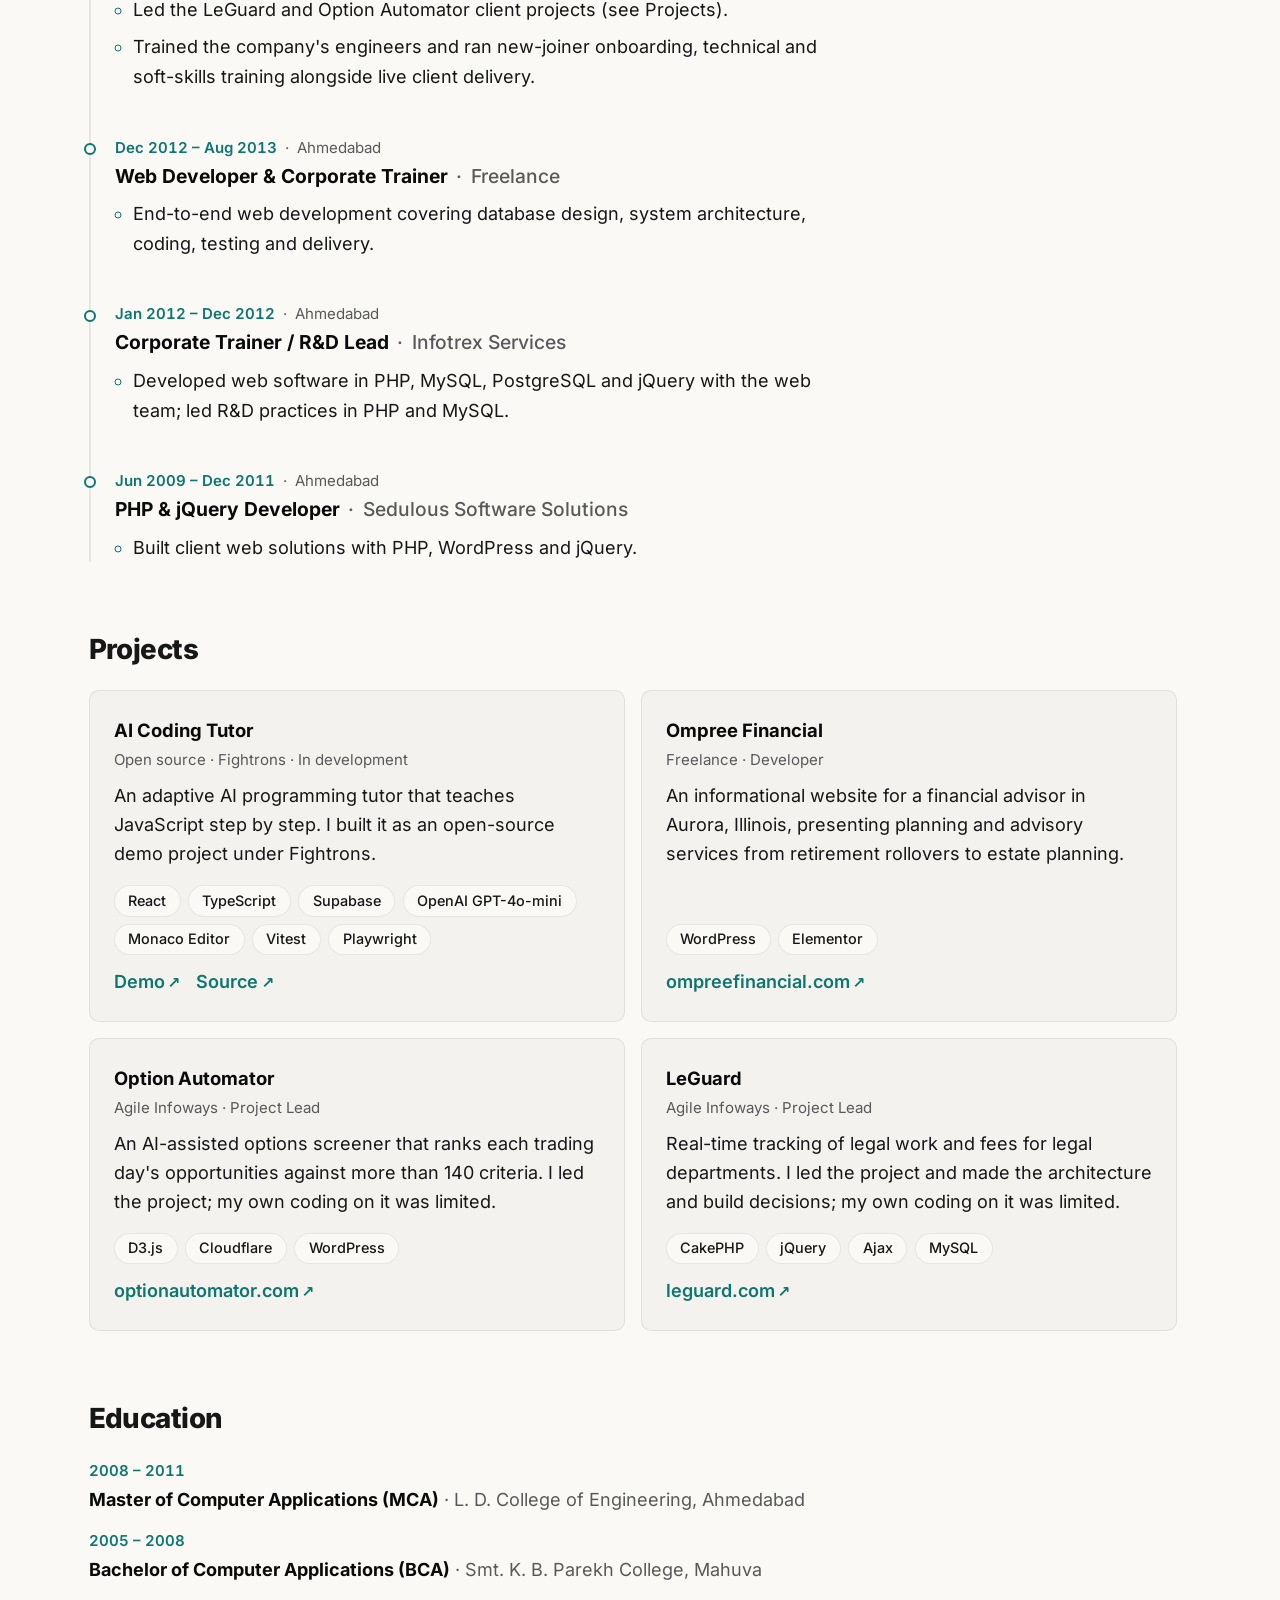
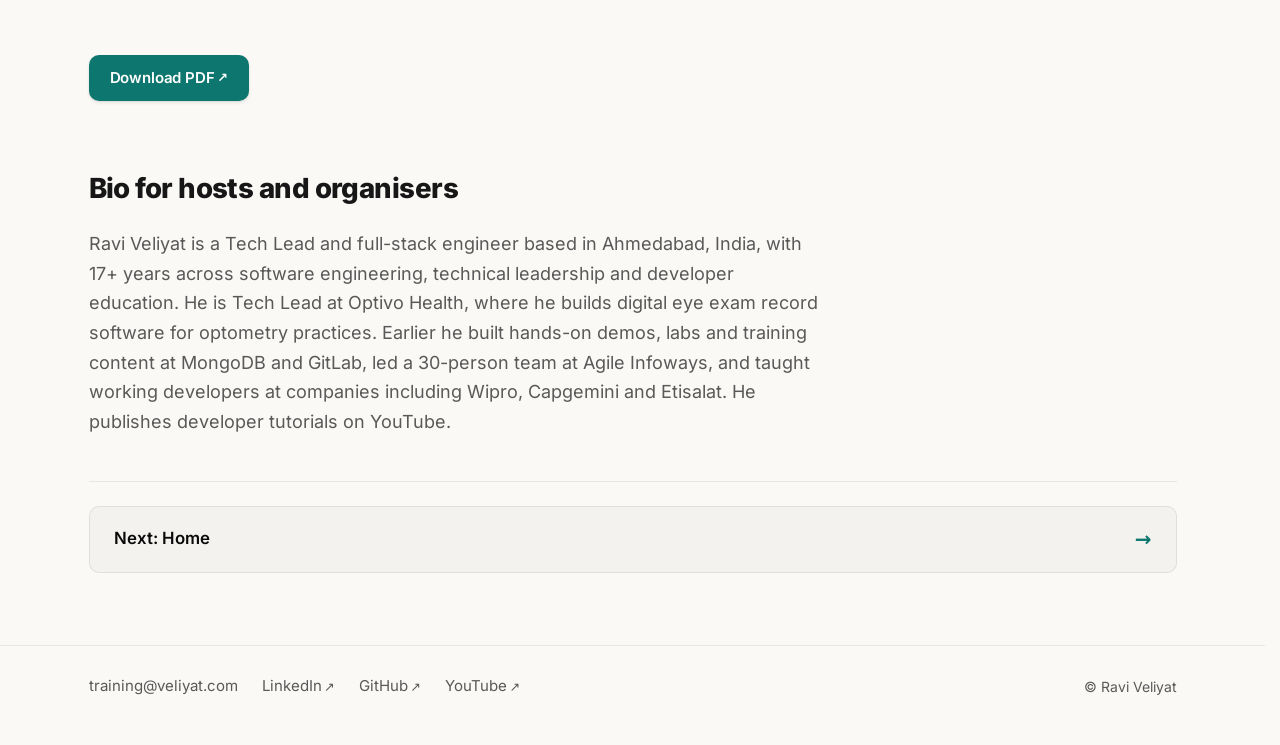
<file: resume/index.html>
<!doctype html>
<html lang="en">
<head>
<meta charset="utf-8">
<meta name="viewport" content="width=device-width, initial-scale=1">
<title>Resume – Ravi Veliyat</title>
<meta name="description" content="Career summary of Ravi Veliyat: Tech Lead at Optivo Health, earlier roles at GitLab, MongoDB and Agile Infoways, skills and education.">
<meta name="color-scheme" content="light dark">
<link rel="icon" href="/assets/img/favicon.svg" type="image/svg+xml">

<!-- SITE-ADDRESS block: https://veliyat.com appears only in this block and the JSON-LD below. Replace in one pass if it changes. -->
<link rel="canonical" href="https://veliyat.com/resume/">
<meta property="og:title" content="Resume – Ravi Veliyat">
<meta property="og:description" content="Career summary of Ravi Veliyat: Tech Lead at Optivo Health, earlier roles at GitLab, MongoDB and Agile Infoways, skills and education.">
<meta property="og:url" content="https://veliyat.com/resume/">
<meta property="og:type" content="website">
<meta property="og:site_name" content="Ravi Veliyat">
<meta property="og:image" content="https://veliyat.com/assets/img/social.jpg">
<meta property="og:image:width" content="1200">
<meta property="og:image:height" content="630">
<meta property="og:image:alt" content="Ravi Veliyat. Tech Lead and full-stack engineer. I build web applications and teach developers how to build them.">
<meta name="twitter:card" content="summary_large_image">
<!-- end SITE-ADDRESS block -->

<link rel="preload" href="/assets/fonts/inter-latin-wght-normal.woff2" as="font" type="font/woff2" crossorigin>
<link rel="stylesheet" href="/assets/css/site.css">

<script type="application/ld+json">
{
  "@context": "https://schema.org",
  "@type": "BreadcrumbList",
  "itemListElement": [
    { "@type": "ListItem", "position": 1, "name": "Home", "item": "https://veliyat.com/" },
    { "@type": "ListItem", "position": 2, "name": "Resume", "item": "https://veliyat.com/resume/" }
  ]
}
</script>
<script type="application/ld+json">
{
  "@context": "https://schema.org",
  "@type": "ProfilePage",
  "name": "Resume – Ravi Veliyat",
  "url": "https://veliyat.com/resume/",
  "mainEntity": {
    "@type": "Person",
    "@id": "https://veliyat.com/#ravi",
    "name": "Ravi Veliyat",
    "url": "https://veliyat.com/",
    "jobTitle": "Tech Lead",
    "worksFor": {
      "@type": "Organization",
      "name": "Optivo Health",
      "url": "https://www.optivohealth.com/"
    },
    "address": {
      "@type": "PostalAddress",
      "addressLocality": "Ahmedabad",
      "addressCountry": "IN"
    },
    "email": "mailto:training@veliyat.com",
    "sameAs": [
      "https://www.linkedin.com/in/veliyat",
      "https://github.com/veliyat",
      "https://www.youtube.com/raviveliyat"
    ]
  }
}
</script>
</head>
<body>
<a class="skip-link" href="#main">Skip to content</a>

<header class="site-header">
  <div class="wrap wrap-wide">
    <nav class="site-nav" aria-label="Main navigation">
      <ul>
        <li><a href="/">Home</a></li>
        <li><a href="/work/">Work</a></li>
        <li><a href="/teaching/">Teaching</a></li>
        <li><a href="/videos/">Videos</a></li>
        <li><a href="/resume/" aria-current="page">Resume</a></li>
      </ul>
    </nav>
  </div>
</header>

<main id="main">
  <div class="wrap wrap-wide">
    <section class="resume-head full" aria-labelledby="resume-heading">
      <span class="eyebrow">Resume</span>
      <h1 id="resume-heading">Ravi Veliyat</h1>
      <p class="resume-title">Tech Lead, full-stack engineer and developer educator</p>
      <dl class="resume-contact">
        <div class="rc-item"><dt>Based in</dt><dd><svg class="rc-icon" viewBox="0 0 24 24" width="16" height="16" aria-hidden="true" focusable="false" fill="none" stroke="currentColor" stroke-width="2" stroke-linecap="round" stroke-linejoin="round"><path d="M12 21s-6-5.3-6-10.5a6 6 0 0 1 12 0C18 15.7 12 21 12 21z"/><circle cx="12" cy="10.5" r="2"/></svg><span>Ahmedabad, India</span></dd></div>
        <div class="rc-item"><dt>Email</dt><dd><svg class="rc-icon" viewBox="0 0 24 24" width="16" height="16" aria-hidden="true" focusable="false" fill="none" stroke="currentColor" stroke-width="2" stroke-linecap="round" stroke-linejoin="round"><rect x="3" y="5" width="18" height="14" rx="2"/><path d="m3 7 9 6 9-6"/></svg><a href="mailto:training@veliyat.com">training@veliyat.com</a></dd></div>
        <div class="rc-item"><dt>LinkedIn</dt><dd><svg class="rc-icon rc-logo rc-linkedin" viewBox="0 0 16 16" width="16" height="16" aria-hidden="true" focusable="false" fill="currentColor"><path d="M0 1.146C0 .513.526 0 1.175 0h13.65C15.474 0 16 .513 16 1.146v13.708c0 .633-.526 1.146-1.175 1.146H1.175C.526 16 0 15.487 0 14.854zm4.943 12.248V6.169H2.542v7.225zm-1.2-8.212c.837 0 1.358-.554 1.358-1.248-.015-.709-.52-1.248-1.342-1.248S2.4 3.226 2.4 3.934c0 .694.521 1.248 1.327 1.248zm4.908 8.212V9.359c0-.216.016-.432.08-.586.173-.431.568-.878 1.232-.878.869 0 1.216.662 1.216 1.634v3.865h2.401V9.25c0-2.22-1.184-3.252-2.764-3.252-1.274 0-1.845.7-2.165 1.193v.025h-.016l.016-.025V6.169h-2.4c.03.678 0 7.225 0 7.225z"/></svg><a class="ext" href="https://www.linkedin.com/in/veliyat" target="_blank" rel="noopener noreferrer">in/veliyat<span class="ext-arrow" aria-hidden="true">↗</span><span class="sr-only"> (opens in a new tab)</span></a></dd></div>
        <div class="rc-item"><dt>GitHub</dt><dd><svg class="rc-icon rc-logo rc-github" viewBox="0 0 16 16" width="16" height="16" aria-hidden="true" focusable="false" fill="currentColor"><path d="M6.766 11.328c-2.063-.25-3.516-1.734-3.516-3.656 0-.781.281-1.625.75-2.188-.203-.515-.172-1.609.063-2.062.625-.078 1.468.25 1.968.703.594-.187 1.219-.281 1.985-.281.765 0 1.39.094 1.953.265.484-.437 1.344-.765 1.969-.687.218.422.25 1.515.046 2.047.5.593.766 1.39.766 2.203 0 1.922-1.453 3.375-3.547 3.64.531.344.89 1.094.89 1.954v1.625c0 .468.391.734.86.547C13.781 14.359 16 11.53 16 8.03 16 3.61 12.406 0 7.984 0 3.563 0 0 3.61 0 8.031a7.88 7.88 0 0 0 5.172 7.422c.422.156.828-.125.828-.547v-1.25c-.219.094-.5.156-.75.156-1.031 0-1.64-.562-2.078-1.609-.172-.422-.36-.672-.719-.719-.187-.015-.25-.093-.25-.187 0-.188.313-.328.625-.328.453 0 .844.281 1.25.86.313.452.64.655 1.031.655s.641-.14 1-.5c.266-.265.47-.5.657-.656"/></svg><a class="ext" href="https://github.com/veliyat" target="_blank" rel="noopener noreferrer">veliyat<span class="ext-arrow" aria-hidden="true">↗</span><span class="sr-only"> (opens in a new tab)</span></a></dd></div>
        <div class="rc-item"><dt>YouTube</dt><dd><svg class="rc-icon rc-logo rc-youtube" viewBox="0 0 16 16" width="16" height="16" aria-hidden="true" focusable="false" fill="currentColor"><path d="M8.051 1.999h.089c.822.003 4.987.033 6.11.335a2.01 2.01 0 0 1 1.415 1.42c.101.38.172.883.22 1.402l.01.104.022.26.008.104c.065.914.073 1.77.074 1.957v.075c-.001.194-.01 1.108-.082 2.06l-.008.105-.009.104c-.05.572-.124 1.14-.235 1.558a2.01 2.01 0 0 1-1.415 1.42c-1.16.312-5.569.334-6.18.335h-.142c-.309 0-1.587-.006-2.927-.052l-.17-.006-.087-.004-.171-.007-.171-.007c-1.11-.049-2.167-.128-2.654-.26a2.01 2.01 0 0 1-1.415-1.419c-.111-.417-.185-.986-.235-1.558L.09 9.82l-.008-.104A31 31 0 0 1 0 7.68v-.123c.002-.215.01-.958.064-1.778l.007-.103.003-.052.008-.104.022-.26.01-.104c.048-.519.119-1.023.22-1.402a2.01 2.01 0 0 1 1.415-1.42c.487-.13 1.544-.21 2.654-.26l.17-.007.172-.006.086-.003.171-.007A100 100 0 0 1 7.858 2zM6.4 5.209v4.818l4.157-2.408z"/></svg><a class="ext" href="https://www.youtube.com/raviveliyat" target="_blank" rel="noopener noreferrer">raviveliyat<span class="ext-arrow" aria-hidden="true">↗</span><span class="sr-only"> (opens in a new tab)</span></a></dd></div>
        <div class="rc-item print-only"><dt>Website</dt><dd>veliyat.com</dd></div>
      </dl>
      <ul class="resume-actions no-print">
        <li><a class="btn btn-primary ext" href="https://drive.google.com/file/d/1YFHSMuz5TkHQ2MNV11LFS8xOPO357qtT/view" target="_blank" rel="noopener noreferrer">Download PDF<span class="ext-arrow" aria-hidden="true">↗</span><span class="sr-only"> (opens in a new tab)</span></a></li>
      </ul>
    </section>


    <section class="rsec full" aria-labelledby="summary-heading">
      <h2 id="summary-heading" class="rsec-title">Summary</h2>
      <div class="rsec-body"><p class="resume-summary">I solve problems with software, and I teach engineers to do the same. As Tech Lead at Optivo Health, I am building eye exam software with AI dictation, so clinicians can keep eye contact with their patient instead of typing. Across 17+ years I have built web applications with React, TypeScript, Node.js, PostgreSQL / Supabase and MongoDB, and led a 30-person team at Agile Infoways. I designed technical curriculum, demos and labs for <strong>MongoDB</strong> and <strong>GitLab</strong>, and trained engineering teams at companies including Wipro, Capgemini and Etisalat.</p></div>
    </section>

    <section class="rsec full" aria-labelledby="skills-heading">
      <h2 id="skills-heading" class="rsec-title">Skills</h2>
      <div class="rsec-body skill-grid">
        <div class="skill-row"><h3 class="skill-name">Frontend</h3><ul class="chip-list"><li class="chip">React</li><li class="chip">TypeScript</li><li class="chip">JavaScript</li><li class="chip">Angular</li><li class="chip">Vue.js</li><li class="chip">TanStack Query</li><li class="chip">React Router</li><li class="chip">Tailwind CSS</li><li class="chip">shadcn/ui</li><li class="chip">Radix UI</li><li class="chip">Vite</li><li class="chip">jQuery</li></ul></div>
        <div class="skill-row"><h3 class="skill-name">Backend</h3><ul class="chip-list"><li class="chip">Node.js</li><li class="chip">Express</li><li class="chip">Python</li><li class="chip">REST APIs</li><li class="chip">Supabase Edge Functions</li><li class="chip">PHP</li><li class="chip">Laravel</li><li class="chip">WordPress</li><li class="chip">Drupal</li></ul></div>
        <div class="skill-row"><h3 class="skill-name">Data</h3><ul class="chip-list"><li class="chip">PostgreSQL</li><li class="chip">Supabase</li><li class="chip">MongoDB</li><li class="chip">MySQL</li></ul></div>
        <div class="skill-row"><h3 class="skill-name">AI</h3><ul class="chip-list"><li class="chip">Claude Code</li><li class="chip">AI coding agents</li><li class="chip">Gemini</li><li class="chip">Vertex AI</li><li class="chip">Google Speech-to-Text</li><li class="chip">GPT-4o-mini</li></ul></div>
        <div class="skill-row"><h3 class="skill-name">Testing</h3><ul class="chip-list"><li class="chip">Vitest</li><li class="chip">React Testing Library</li><li class="chip">Playwright</li></ul></div>
        <div class="skill-row"><h3 class="skill-name">Cloud and tooling</h3><ul class="chip-list"><li class="chip">AWS</li><li class="chip">Cloudflare</li><li class="chip">Docker</li><li class="chip">Git</li><li class="chip">GitHub</li><li class="chip">GitLab</li></ul></div>
      </div>
    </section>

    <section class="rsec full" aria-labelledby="experience">
      <h2 id="experience" class="rsec-title">Experience</h2>
      <ol class="rsec-body xp-list">
      <li class="xp-item">
        <div class="xp-side"><span class="xp-when">Nov 2025 – present</span></div>
        <div class="xp-body">
          <h3 class="xp-title">Tech Lead<span class="sr-only">, </span><span class="xp-org">Optivo Health</span></h3>
          <p>Optivo is digital eye exam record software for independent optometry practices in South Africa. I am the primary technical owner of the application.</p>
          <p class="xp-label">What the product does</p>
          <ul class="xp-points"><li>Exams that follow the optometrist's own flow, built from modules that can be included or left out</li><li>Structured digital clinical records in place of paper and free-text notes</li><li>Reports and referrals created from the exam record and saved to the patient file</li><li>Feedback notes, scans, fundus photos and additional tests saved to the patient file, with next steps kept visible</li><li>AI dictation that turns the clinician's spoken notes into structured exam data and clinical notes</li></ul>
          <ul class="chip-list"><li class="chip">React 18</li><li class="chip">TypeScript</li><li class="chip">Vite</li><li class="chip">Tailwind CSS</li><li class="chip">shadcn/ui</li><li class="chip">Radix UI</li><li class="chip">React Router</li><li class="chip">TanStack Query</li><li class="chip">Supabase</li><li class="chip">PostgreSQL</li><li class="chip">Google Speech-to-Text</li><li class="chip">Gemini on Vertex AI</li><li class="chip">Vitest</li><li class="chip">React Testing Library</li><li class="chip">Playwright</li></ul>
        </div>
      </li>
      <li class="xp-item">
        <div class="xp-side"><span class="xp-when">Oct 2023 – Apr 2024</span><span class="xp-where">Remote</span></div>
        <div class="xp-body">
          <h3 class="xp-title">Technical Instructional Designer<span class="sr-only">, </span><span class="xp-org">GitLab</span></h3>
          <ul class="xp-points"><li>Built hands-on technical demos, labs and learning infrastructure for CI/CD and DevSecOps content with subject-matter experts and engineers in GitLab Education Services.</li><li>Created and maintained instructor-led and self-paced training content.</li></ul>
        </div>
      </li>
      <li class="xp-item">
        <div class="xp-side"><span class="xp-when">Dec 2020 – Oct 2023</span><span class="xp-where">Remote</span></div>
        <div class="xp-body">
          <h3 class="xp-title">Technical Curriculum Developer<span class="sr-only">, </span><span class="xp-org">MongoDB</span></h3>
          <ul class="xp-points"><li>Built hands-on technical demos and labs in Python, MongoDB, Node.js and React for instructor-led training for MongoDB Professional Services.</li><li>Worked with consulting engineers to turn MongoDB Atlas, Ops Manager and wider NoSQL practice into instructor-led training content, and kept it current as the technology changed.</li><li>Built learning infrastructure and Python-based publishing scripts.</li></ul>
        </div>
      </li>
      <li class="xp-item">
        <div class="xp-side"><span class="xp-when">Jul 2017 – Nov 2020</span><span class="xp-where">Ahmedabad</span></div>
        <div class="xp-body">
          <h3 class="xp-title">Corporate Trainer, independent practice<span class="sr-only">, </span><span class="xp-org">B19 Training Solutions</span></h3>
          <p>These organisations were clients, not employers.</p>
          <ul class="xp-points"><li>React, Redux and JavaScript (2017 – 2019): Wipro, Capgemini, CME Group, Conduent, Nisum Technologies, Quinnox, Commerce Pundit, Krish Compusoft; JavaScript, HTML and CSS for Shell.</li><li>Angular (2018 – 2019): Zensar, Mphasis, IndiaNIC, Advanced, Elegant Microweb, Krish Compusoft.</li><li>Node.js and MongoDB (2017 – 2019): Etisalat (Abu Dhabi), GlobalLogic, Nisum Technologies, Zensar, UST Global (online).</li><li>MERN stack (2019): Krish Compusoft.</li><li>Universities and colleges: RIT Sangli and Lovely Professional University.</li><li>I also worked with EdTech providers Edureka, Simplilearn, KnowledgeHut and NIIT on technical training content.</li></ul>
        </div>
      </li>
      <li class="xp-item">
        <div class="xp-side"><span class="xp-when">Aug 2013 – Jul 2017</span><span class="xp-where">Ahmedabad</span></div>
        <div class="xp-body">
          <h3 class="xp-title">Project Lead &amp; Trainer<span class="sr-only">, </span><span class="xp-org">Agile Infoways</span></h3>
          <ul class="xp-points"><li>Led a 30-person multidisciplinary team (business analysts, QA, designers, developers, a DBA and a network engineer), running delivery with Agile, Scrum and Kanban.</li><li>Delivered client web projects across Node.js, MongoDB, PHP / Laravel, Angular, React, Vue.js, Drupal, MySQL and PostgreSQL, hosted on AWS.</li><li>Led the LeGuard and Option Automator client projects (see Projects).</li><li>Trained the company's engineers and ran new-joiner onboarding, technical and soft-skills training alongside live client delivery.</li></ul>
        </div>
      </li>
      <li class="xp-item">
        <div class="xp-side"><span class="xp-when">Dec 2012 – Aug 2013</span><span class="xp-where">Ahmedabad</span></div>
        <div class="xp-body">
          <h3 class="xp-title">Web Developer &amp; Corporate Trainer<span class="sr-only">, </span><span class="xp-org">Freelance</span></h3>
          <ul class="xp-points"><li>End-to-end web development covering database design, system architecture, coding, testing and delivery.</li></ul>
        </div>
      </li>
      <li class="xp-item">
        <div class="xp-side"><span class="xp-when">Jan 2012 – Dec 2012</span><span class="xp-where">Ahmedabad</span></div>
        <div class="xp-body">
          <h3 class="xp-title">Corporate Trainer / R&amp;D Lead<span class="sr-only">, </span><span class="xp-org">Infotrex Services</span></h3>
          <ul class="xp-points"><li>Developed web software in PHP, MySQL, PostgreSQL and jQuery with the web team; led R&amp;D practices in PHP and MySQL.</li></ul>
        </div>
      </li>
      <li class="xp-item">
        <div class="xp-side"><span class="xp-when">Jun 2009 – Dec 2011</span><span class="xp-where">Ahmedabad</span></div>
        <div class="xp-body">
          <h3 class="xp-title">PHP &amp; jQuery Developer<span class="sr-only">, </span><span class="xp-org">Sedulous Software Solutions</span></h3>
          <ul class="xp-points"><li>Built client web solutions with PHP, WordPress and jQuery.</li></ul>
        </div>
      </li>
      </ol>
    </section>

    <section class="rsec full" aria-labelledby="projects-heading">
      <h2 id="projects-heading" class="rsec-title">Projects</h2>
      <ul class="rsec-body proj-list">
      <li class="proj-item">
        <div class="proj-head"><h3 class="proj-name">AI Coding Tutor</h3><span class="proj-meta">Open source · Fightrons · In development</span></div>
        <p>An adaptive AI programming tutor that teaches JavaScript step by step. I built it as an open-source demo project under Fightrons.</p>
        <div class="proj-foot"><ul class="chip-list"><li class="chip">React</li><li class="chip">TypeScript</li><li class="chip">Supabase</li><li class="chip">OpenAI GPT-4o-mini</li><li class="chip">Monaco Editor</li><li class="chip">Vitest</li><li class="chip">Playwright</li></ul><span class="proj-links"><a class="ext" href="https://ai-coding-tutor-taupe.vercel.app/" target="_blank" rel="noopener noreferrer">Demo<span class="ext-arrow" aria-hidden="true">↗</span><span class="sr-only"> (opens in a new tab)</span></a> <a class="ext" href="https://github.com/fightrons/ai-coding-tutor" target="_blank" rel="noopener noreferrer">Source<span class="ext-arrow" aria-hidden="true">↗</span><span class="sr-only"> (opens in a new tab)</span></a></span></div>
      </li>
      <li class="proj-item">
        <div class="proj-head"><h3 class="proj-name">Ompree Financial</h3><span class="proj-meta">Freelance · Developer</span></div>
        <p>An informational website for a financial advisor in Aurora, Illinois, presenting planning and advisory services from retirement rollovers to estate planning.</p>
        <div class="proj-foot"><ul class="chip-list"><li class="chip">WordPress</li><li class="chip">Elementor</li></ul><span class="proj-links"><a class="ext" href="https://ompreefinancial.com/" target="_blank" rel="noopener noreferrer">ompreefinancial.com<span class="ext-arrow" aria-hidden="true">↗</span><span class="sr-only"> (opens in a new tab)</span></a></span></div>
      </li>
      <li class="proj-item">
        <div class="proj-head"><h3 class="proj-name">Option Automator</h3><span class="proj-meta">Agile Infoways · Project Lead</span></div>
        <p>An AI-assisted options screener that ranks each trading day's opportunities against more than 140 criteria. I led the project; my own coding on it was limited.</p>
        <div class="proj-foot"><ul class="chip-list"><li class="chip">D3.js</li><li class="chip">Cloudflare</li><li class="chip">WordPress</li></ul><span class="proj-links"><a class="ext" href="https://www.optionautomator.com/" target="_blank" rel="noopener noreferrer">optionautomator.com<span class="ext-arrow" aria-hidden="true">↗</span><span class="sr-only"> (opens in a new tab)</span></a></span></div>
      </li>
      <li class="proj-item">
        <div class="proj-head"><h3 class="proj-name">LeGuard</h3><span class="proj-meta">Agile Infoways · Project Lead</span></div>
        <p>Real-time tracking of legal work and fees for legal departments. I led the project and made the architecture and build decisions; my own coding on it was limited.</p>
        <div class="proj-foot"><ul class="chip-list"><li class="chip">CakePHP</li><li class="chip">jQuery</li><li class="chip">Ajax</li><li class="chip">MySQL</li></ul><span class="proj-links"><a class="ext" href="https://www.leguard.com/" target="_blank" rel="noopener noreferrer">leguard.com<span class="ext-arrow" aria-hidden="true">↗</span><span class="sr-only"> (opens in a new tab)</span></a></span></div>
      </li>
      </ul>
    </section>

    <section class="rsec full" aria-labelledby="education-heading">
      <h2 id="education-heading" class="rsec-title">Education</h2>
      <ul class="rsec-body edu-list">
        <li><span class="edu-when">2008 – 2011</span><span class="edu-what"><strong>Master of Computer Applications (MCA)</strong> · L. D. College of Engineering, Ahmedabad</span></li>
        <li><span class="edu-when">2005 – 2008</span><span class="edu-what"><strong>Bachelor of Computer Applications (BCA)</strong> · Smt. K. B. Parekh College, Mahuva</span></li>
      </ul>
    </section>

    <ul class="resume-actions resume-actions-end full no-print">
      <li><a class="btn btn-primary ext" href="https://drive.google.com/file/d/1YFHSMuz5TkHQ2MNV11LFS8xOPO357qtT/view" target="_blank" rel="noopener noreferrer">Download PDF<span class="ext-arrow" aria-hidden="true">↗</span><span class="sr-only"> (opens in a new tab)</span></a></li>
    </ul>

    <section class="rsec full no-print" aria-labelledby="bio">
      <h2 id="bio" class="rsec-title">Bio for hosts and organisers</h2>
      <div class="rsec-body"><p class="bio-text">Ravi Veliyat is a Tech Lead and full-stack engineer based in Ahmedabad, India, with 17+ years across software engineering, technical leadership and developer education. He is Tech Lead at Optivo Health, where he builds digital eye exam record software for optometry practices. Earlier he built hands-on demos, labs and training content at MongoDB and GitLab, led a 30-person team at Agile Infoways, and taught working developers at companies including Wipro, Capgemini and Etisalat. He publishes developer tutorials on YouTube.</p></div>
    </section>

    <nav class="next-card-wrap full no-print" aria-label="Next page">
      <a class="next-card" href="/">
        <span class="next-label">Next: Home</span>
        <span class="card-arrow" aria-hidden="true">→</span>
      </a>
    </nav>


  </div>
</main>

<footer class="site-footer">
  <div class="wrap wrap-wide">
    <ul class="footer-links">
      <li><a href="mailto:training@veliyat.com">training@veliyat.com</a></li>
      <li><a class="ext" href="https://www.linkedin.com/in/veliyat" target="_blank" rel="noopener noreferrer">LinkedIn<span class="ext-arrow" aria-hidden="true">↗</span><span class="sr-only"> (opens in a new tab)</span></a></li>
      <li><a class="ext" href="https://github.com/veliyat" target="_blank" rel="noopener noreferrer">GitHub<span class="ext-arrow" aria-hidden="true">↗</span><span class="sr-only"> (opens in a new tab)</span></a></li>
      <li><a class="ext" href="https://www.youtube.com/raviveliyat" target="_blank" rel="noopener noreferrer">YouTube<span class="ext-arrow" aria-hidden="true">↗</span><span class="sr-only"> (opens in a new tab)</span></a></li>
    </ul>
    <p class="copyright">© Ravi Veliyat</p>
  </div>
</footer>
</body>
</html>
</file>
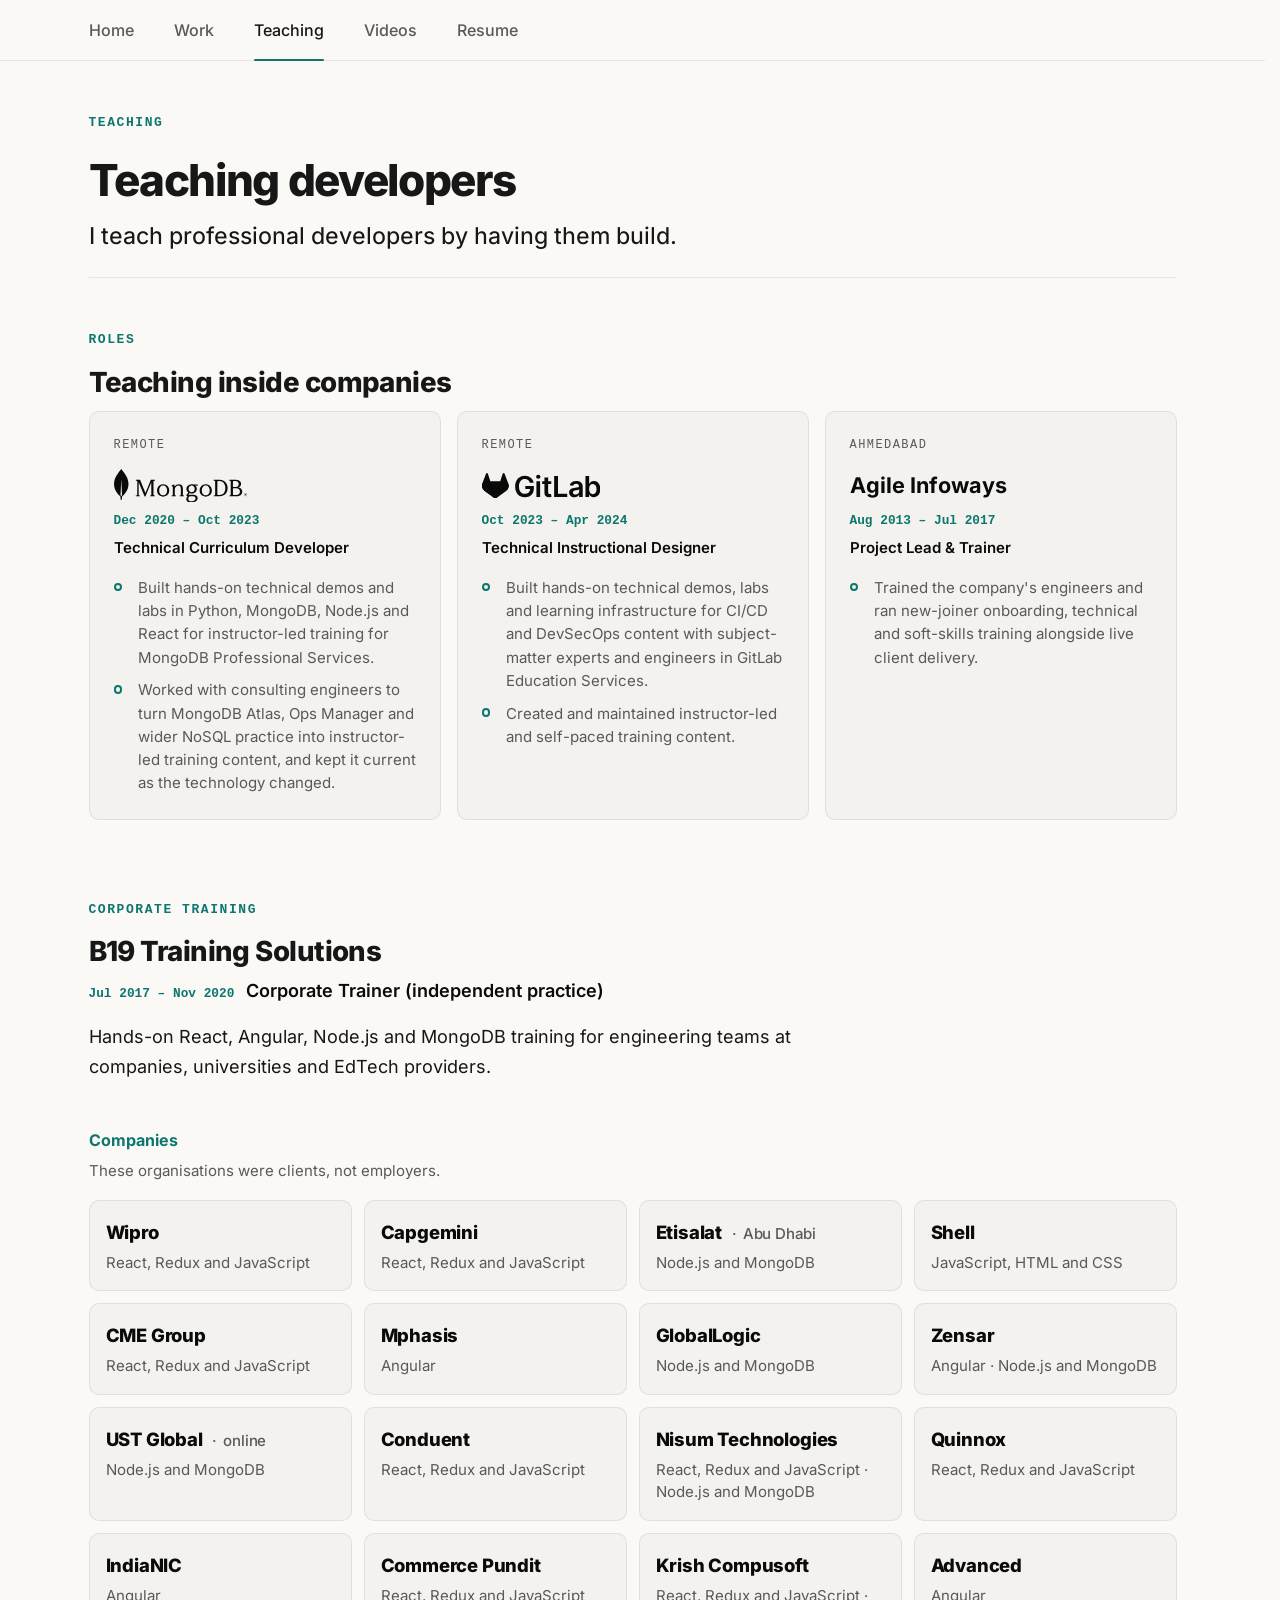
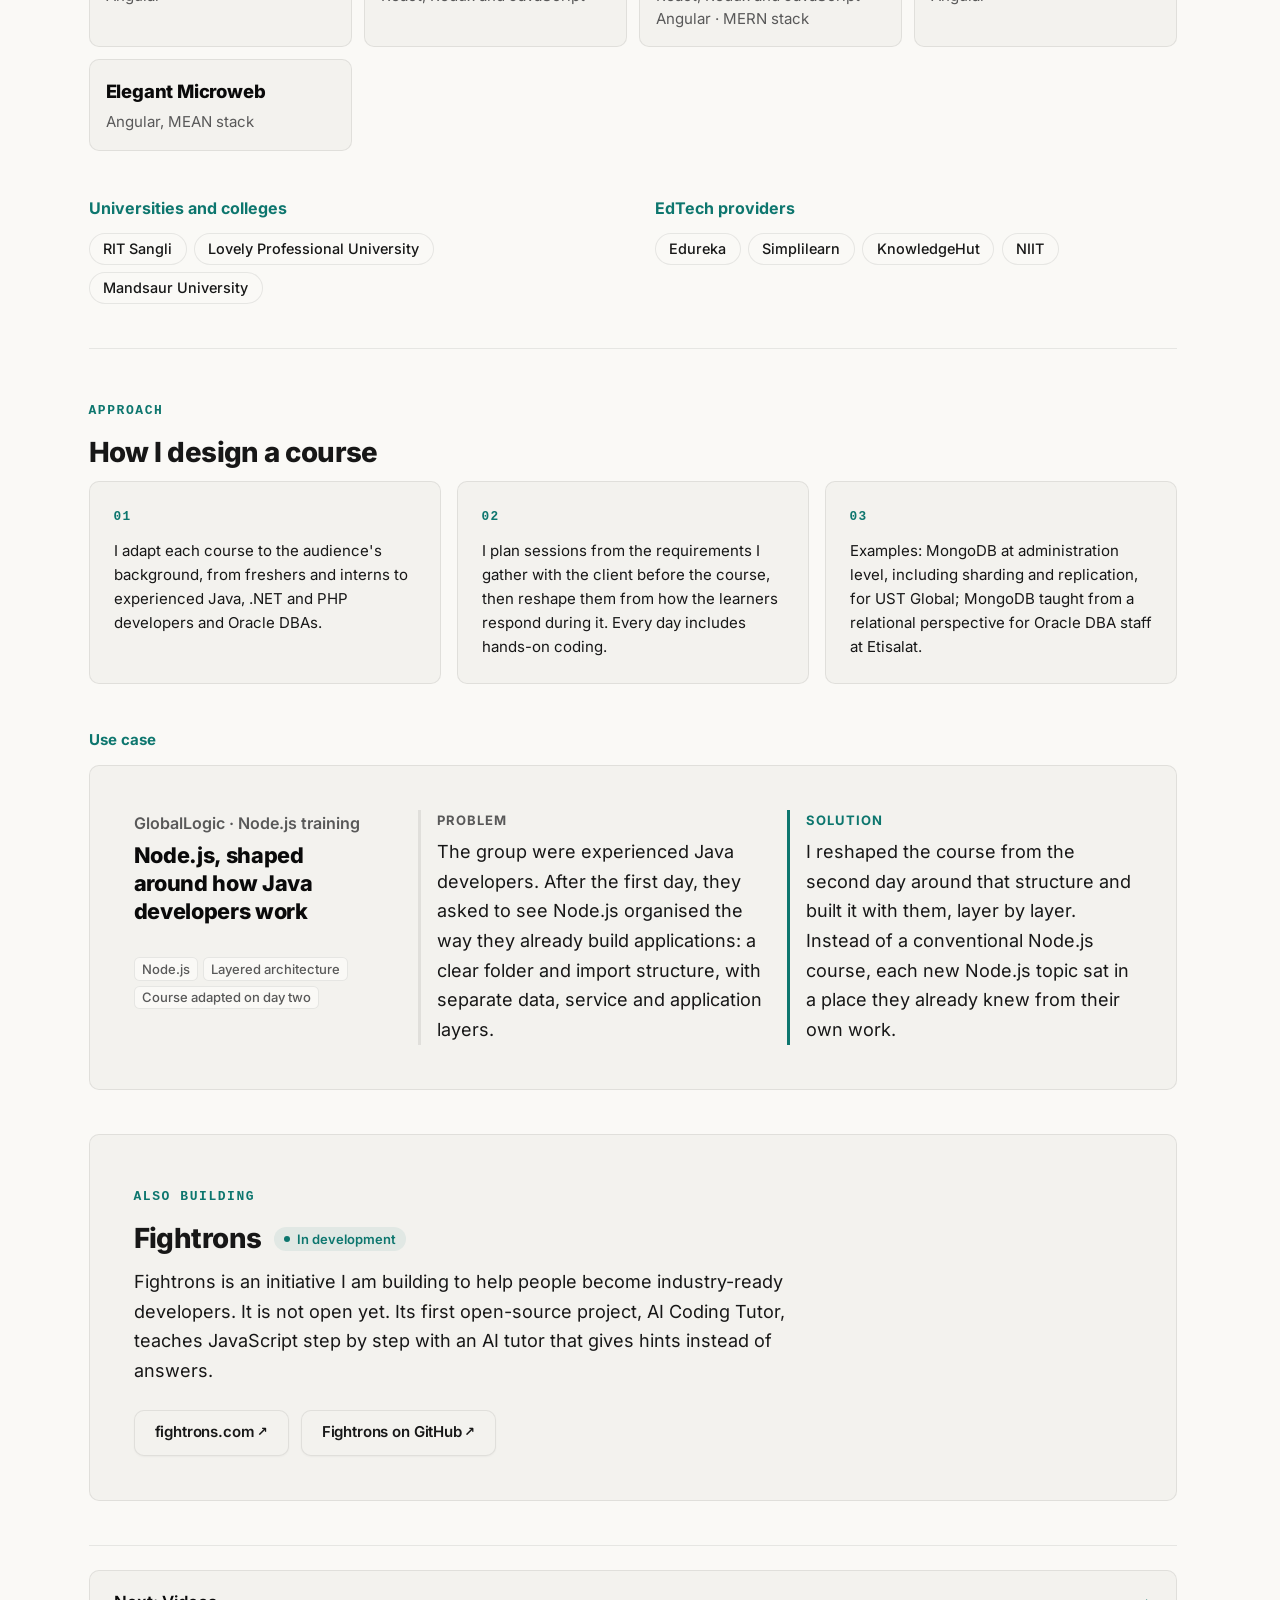
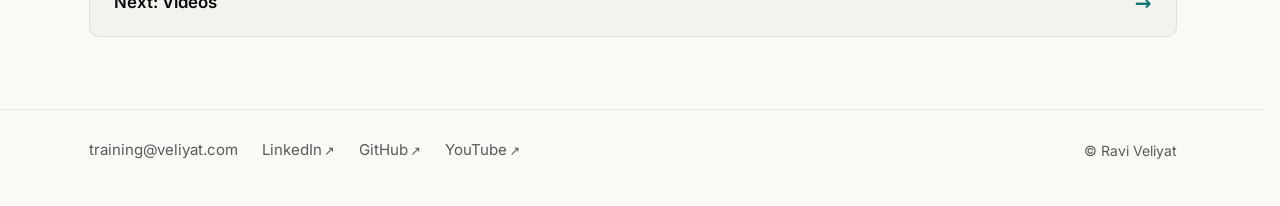
<file: teaching/index.html>
<!doctype html>
<html lang="en">
<head>
<meta charset="utf-8">
<meta name="viewport" content="width=device-width, initial-scale=1">
<title>Teaching Developers – Ravi Veliyat</title>
<meta name="description" content="Developer education by Ravi Veliyat: training content, demos and labs at MongoDB and GitLab, and hands-on corporate training in React, Angular, Node.js and MongoDB.">
<meta name="color-scheme" content="light dark">
<link rel="icon" href="/assets/img/favicon.svg" type="image/svg+xml">
<link rel="preload" href="/assets/fonts/inter-latin-wght-normal.woff2" as="font" type="font/woff2" crossorigin>

<!-- SITE-ADDRESS block: https://veliyat.com appears only in this block and the JSON-LD below. Replace in one pass if it changes. -->
<link rel="canonical" href="https://veliyat.com/teaching/">
<meta property="og:title" content="Teaching Developers – Ravi Veliyat">
<meta property="og:description" content="Developer education by Ravi Veliyat: training content, demos and labs at MongoDB and GitLab, and hands-on corporate training in React, Angular, Node.js and MongoDB.">
<meta property="og:url" content="https://veliyat.com/teaching/">
<meta property="og:type" content="website">
<meta property="og:site_name" content="Ravi Veliyat">
<meta property="og:image" content="https://veliyat.com/assets/img/social.jpg">
<meta property="og:image:width" content="1200">
<meta property="og:image:height" content="630">
<meta property="og:image:alt" content="Ravi Veliyat. Tech Lead and full-stack engineer. I build web applications and teach developers how to build them.">
<meta name="twitter:card" content="summary_large_image">
<!-- end SITE-ADDRESS block -->

<link rel="stylesheet" href="/assets/css/site.css">

<script type="application/ld+json">
{
  "@context": "https://schema.org",
  "@type": "BreadcrumbList",
  "itemListElement": [
    { "@type": "ListItem", "position": 1, "name": "Home", "item": "https://veliyat.com/" },
    { "@type": "ListItem", "position": 2, "name": "Teaching", "item": "https://veliyat.com/teaching/" }
  ]
}
</script>
</head>
<body>
<a class="skip-link" href="#main">Skip to content</a>

<header class="site-header">
  <div class="wrap wrap-wide">
    <nav class="site-nav" aria-label="Main navigation">
      <ul>
        <li><a href="/">Home</a></li>
        <li><a href="/work/">Work</a></li>
        <li><a href="/teaching/" aria-current="page">Teaching</a></li>
        <li><a href="/videos/">Videos</a></li>
        <li><a href="/resume/">Resume</a></li>
      </ul>
    </nav>
  </div>
</header>

<main id="main">
  <div class="wrap wrap-wide">

    <section class="hero-compact work-intro" aria-labelledby="teaching-heading">
      <div class="hero-text">
        <span class="eyebrow">Teaching</span>
        <h1 id="teaching-heading">Teaching developers</h1>
        <p class="lede">I teach professional developers by having them build.</p>
      </div>
    </section>

    <section class="section full first-block" aria-labelledby="roles-heading">
      <span class="eyebrow">Roles</span>
      <h2 id="roles-heading">Teaching inside companies</h2>
      <div class="client-grid">
        <article class="client-card">
          <span class="project-label">Remote</span>
          <h3 class="role-name"><svg class="role-logo role-logo-mongodb" role="img" aria-labelledby="tlogo-mongodb-title" focusable="false" xmlns="http://www.w3.org/2000/svg" viewBox="0 0 127 32" fill="none"><title id="tlogo-mongodb-title">MongoDB</title><path d="M9.49109 3.29488C8.23754 1.82282 7.168 0.327763 6.94949 0.0172507C6.92649 -0.00575022 6.89199 -0.00575022 6.86899 0.0172507C6.65048 0.327763 5.58094 1.82282 4.33889 3.29488C-6.32203 16.8769 6.01795 26.0313 6.01795 26.0313L6.12146 26.1003C6.21346 27.5148 6.44347 29.5504 6.44347 29.5504H6.90349H7.36351C7.36351 29.5504 7.59351 27.5263 7.68552 26.1003L7.78902 26.0198C7.80052 26.0313 20.152 16.8769 9.49109 3.29488ZM6.91499 25.8358C6.91499 25.8358 6.36297 25.3642 6.21346 25.1227V25.0997L6.88049 10.3102C6.88049 10.2642 6.94949 10.2642 6.94949 10.3102L7.61652 25.0997V25.1227C7.46701 25.3642 6.91499 25.8358 6.91499 25.8358Z" fill="currentColor"></path><path d="M29.9619 22.8111L24.8442 10.3216L24.8327 10.2871H20.8421V11.1267H21.4861C21.6816 11.1267 21.8656 11.2072 22.0036 11.3452C22.1416 11.4832 22.2106 11.6672 22.2106 11.8627L22.0956 24.4327C22.0956 24.8237 21.7736 25.1457 21.3826 25.1572L20.7271 25.1687V25.9968H24.6142V25.1687L24.2117 25.1572C23.8207 25.1457 23.4987 24.8237 23.4987 24.4327V12.5872L29.0764 25.9852C29.1569 26.1808 29.3409 26.3073 29.5479 26.3073C29.7549 26.3073 29.9389 26.1808 30.0194 25.9852L35.4821 12.8747L35.5626 24.4212C35.5626 24.8237 35.2406 25.1457 34.8381 25.1572H34.4241V25.9852H38.9898V25.1572H38.3687C37.9777 25.1572 37.6557 24.8237 37.6442 24.4327L37.6097 11.8627C37.6097 11.4602 37.9317 11.1382 38.3227 11.1267L38.9898 11.1152V10.2756H35.1026L29.9619 22.8111Z" fill="currentColor"></path><path d="M65.7973 24.9617C65.6708 24.8352 65.6018 24.6627 65.6018 24.4557V18.2915C65.6018 17.1184 65.2568 16.1984 64.5668 15.5429C63.8882 14.8873 62.9452 14.5538 61.7722 14.5538C60.1276 14.5538 58.828 15.2209 57.9195 16.5319C57.908 16.5549 57.8735 16.5664 57.839 16.5664C57.8045 16.5664 57.7815 16.5434 57.7815 16.5089L57.356 14.8643H56.643L54.8144 15.9109V16.4859H55.2859C55.5044 16.4859 55.6884 16.5434 55.8149 16.6584C55.9414 16.7734 56.0104 16.9459 56.0104 17.1874V24.4442C56.0104 24.6512 55.9414 24.8237 55.8149 24.9502C55.6884 25.0767 55.5159 25.1457 55.3089 25.1457H54.8489V25.9853H59.0581V25.1457H58.598C58.391 25.1457 58.2185 25.0767 58.092 24.9502C57.9655 24.8237 57.8965 24.6512 57.8965 24.4442V19.66C57.8965 19.0505 58.0345 18.441 58.2875 17.843C58.552 17.2564 58.9431 16.7619 59.4606 16.3824C59.9781 16.0029 60.5991 15.8189 61.3121 15.8189C62.1172 15.8189 62.7267 16.0719 63.1062 16.5779C63.4857 17.0839 63.6812 17.7395 63.6812 18.5215V24.4557C63.6812 24.6627 63.6122 24.8352 63.4857 24.9617C63.3592 25.0882 63.1867 25.1572 62.9797 25.1572H62.5197V25.9968H66.7289V25.1572H66.2688C66.0963 25.1572 65.9238 25.0997 65.7973 24.9617Z" fill="currentColor"></path><path d="M104.404 11.2303C103.231 10.6092 101.92 10.2872 100.506 10.2872H94.9854V11.1268H95.5259C95.7329 11.1268 95.9169 11.2073 96.101 11.3913C96.2735 11.5638 96.3655 11.7593 96.3655 11.9663V24.3408C96.3655 24.5478 96.2735 24.7433 96.101 24.9158C95.9284 25.0883 95.7329 25.1803 95.5259 25.1803H94.9854V26.0198H100.506C101.92 26.0198 103.231 25.6978 104.404 25.0768C105.577 24.4558 106.532 23.5357 107.222 22.3627C107.912 21.1897 108.268 19.7751 108.268 18.165C108.268 16.555 107.912 15.1519 107.222 13.9674C106.532 12.7713 105.589 11.8513 104.404 11.2303ZM106.06 18.142C106.06 19.6141 105.796 20.8561 105.278 21.8567C104.761 22.8572 104.071 23.6048 103.22 24.0878C102.369 24.5708 101.426 24.8123 100.414 24.8123H99.2981C99.0911 24.8123 98.9071 24.7318 98.7231 24.5478C98.5506 24.3753 98.4585 24.1798 98.4585 23.9728V12.3113C98.4585 12.1043 98.5391 11.9203 98.7231 11.7363C98.8956 11.5638 99.0911 11.4718 99.2981 11.4718H100.414C101.426 11.4718 102.369 11.7133 103.22 12.1963C104.071 12.6793 104.761 13.4269 105.278 14.4274C105.796 15.4279 106.06 16.67 106.06 18.142Z" fill="currentColor"></path><path d="M121.275 18.97C120.769 18.3835 119.792 17.8889 118.642 17.6244C120.229 16.8309 121.045 15.7153 121.045 14.2778C121.045 13.4958 120.838 12.7942 120.424 12.1962C120.01 11.5982 119.424 11.1152 118.676 10.7817C117.929 10.4481 117.055 10.2756 116.066 10.2756H109.867V11.1152H110.362C110.569 11.1152 110.753 11.1957 110.937 11.3797C111.109 11.5522 111.201 11.7477 111.201 11.9547V24.3292C111.201 24.5362 111.109 24.7317 110.937 24.9042C110.764 25.0767 110.569 25.1687 110.362 25.1687H109.821V26.0082H116.549C117.572 26.0082 118.527 25.8357 119.389 25.4907C120.252 25.1457 120.942 24.6397 121.436 23.9727C121.943 23.3056 122.196 22.4891 122.196 21.5461C122.196 20.534 121.885 19.683 121.275 18.97ZM113.57 24.5477C113.398 24.3752 113.306 24.1797 113.306 23.9727V18.418H116.503C117.63 18.418 118.492 18.7055 119.09 19.2805C119.688 19.8555 119.987 20.603 119.987 21.5231C119.987 22.0751 119.849 22.6156 119.596 23.1101C119.332 23.6162 118.941 24.0187 118.412 24.3292C117.894 24.6397 117.25 24.8007 116.503 24.8007H114.145C113.927 24.8122 113.743 24.7317 113.57 24.5477ZM113.306 17.2334V12.2997C113.306 12.0927 113.386 11.9087 113.57 11.7247C113.743 11.5522 113.938 11.4602 114.145 11.4602H115.663C116.756 11.4602 117.561 11.7362 118.067 12.2652C118.573 12.8057 118.826 13.4958 118.826 14.3468C118.826 15.2208 118.584 15.9224 118.113 16.4514C117.641 16.9689 116.928 17.2334 115.985 17.2334H113.306Z" fill="currentColor"></path><path d="M49.7542 15.3013C48.8686 14.8183 47.8796 14.5653 46.81 14.5653C45.7405 14.5653 44.74 14.8068 43.8659 15.3013C42.9804 15.7844 42.2789 16.4859 41.7613 17.3714C41.2438 18.257 40.9793 19.292 40.9793 20.442C40.9793 21.5921 41.2438 22.6271 41.7613 23.5127C42.2789 24.3982 42.9804 25.0997 43.8659 25.5827C44.7515 26.0658 45.7405 26.3188 46.81 26.3188C47.8796 26.3188 48.8801 26.0773 49.7542 25.5827C50.6397 25.0997 51.3412 24.3982 51.8587 23.5127C52.3763 22.6271 52.6408 21.5921 52.6408 20.442C52.6408 19.292 52.3763 18.257 51.8587 17.3714C51.3412 16.4744 50.6282 15.7844 49.7542 15.3013ZM50.6052 20.442C50.6052 21.8566 50.2602 23.0066 49.5701 23.8347C48.8916 24.6627 47.9601 25.0882 46.81 25.0882C45.66 25.0882 44.7285 24.6627 44.0499 23.8347C43.3599 23.0066 43.0149 21.8566 43.0149 20.442C43.0149 19.0275 43.3599 17.8774 44.0499 17.0494C44.7285 16.2214 45.66 15.7959 46.81 15.7959C47.9601 15.7959 48.8916 16.2214 49.5701 17.0494C50.2602 17.8774 50.6052 19.016 50.6052 20.442Z" fill="currentColor"></path><path d="M90.3392 15.3013C89.4537 14.8183 88.4647 14.5653 87.3951 14.5653C86.3256 14.5653 85.325 14.8068 84.451 15.3013C83.5655 15.7844 82.8639 16.4859 82.3464 17.3714C81.8289 18.257 81.5644 19.292 81.5644 20.442C81.5644 21.5921 81.8289 22.6271 82.3464 23.5127C82.8639 24.3982 83.5655 25.0997 84.451 25.5827C85.3365 26.0658 86.3256 26.3188 87.3951 26.3188C88.4647 26.3188 89.4652 26.0773 90.3392 25.5827C91.2248 25.0997 91.9263 24.3982 92.4438 23.5127C92.9613 22.6271 93.2258 21.5921 93.2258 20.442C93.2258 19.292 92.9613 18.257 92.4438 17.3714C91.9263 16.4744 91.2248 15.7844 90.3392 15.3013ZM91.1903 20.442C91.1903 21.8566 90.8453 23.0066 90.1552 23.8347C89.4767 24.6627 88.5452 25.0882 87.3951 25.0882C86.2451 25.0882 85.3135 24.6627 84.635 23.8347C83.945 23.0066 83.6 21.8566 83.6 20.442C83.6 19.016 83.945 17.8774 84.635 17.0494C85.3135 16.2214 86.2451 15.7959 87.3951 15.7959C88.5452 15.7959 89.4767 16.2214 90.1552 17.0494C90.8453 17.8774 91.1903 19.016 91.1903 20.442Z" fill="currentColor"></path><path d="M73.9626 14.5653C73.0426 14.5653 72.203 14.7608 71.444 15.1518C70.685 15.5428 70.087 16.0719 69.6614 16.7504C69.2359 17.4174 69.0174 18.1649 69.0174 18.9585C69.0174 19.6715 69.1784 20.327 69.5119 20.9136C69.834 21.4771 70.271 21.9486 70.823 22.3396L69.1784 24.5707C68.9714 24.8467 68.9484 25.2147 69.0979 25.5137C69.2589 25.8242 69.5579 26.0083 69.903 26.0083H70.3745C69.9145 26.3188 69.5464 26.6868 69.2934 27.1238C68.9944 27.6183 68.8449 28.1358 68.8449 28.6649C68.8449 29.6539 69.2819 30.4704 70.1445 31.08C70.9955 31.6895 72.1915 32 73.6981 32C74.7446 32 75.7452 31.8275 76.6537 31.494C77.5738 31.1605 78.3213 30.6659 78.8733 30.0219C79.4368 29.3779 79.7243 28.5959 79.7243 27.6988C79.7243 26.7558 79.3793 26.0888 78.5743 25.4447C77.8843 24.9042 76.8032 24.6167 75.4577 24.6167H70.8575C70.846 24.6167 70.8345 24.6052 70.8345 24.6052C70.8345 24.6052 70.823 24.5822 70.8345 24.5707L72.0305 22.9606C72.3525 23.1101 72.6516 23.2021 72.9161 23.2596C73.1921 23.3172 73.5026 23.3402 73.8476 23.3402C74.8136 23.3402 75.6877 23.1446 76.4467 22.7536C77.2057 22.3626 77.8153 21.8336 78.2523 21.1551C78.6893 20.488 78.9078 19.7405 78.9078 18.947C78.9078 18.0959 78.4938 16.5434 77.3667 15.7499C77.3667 15.7384 77.3782 15.7384 77.3782 15.7384L79.8508 16.0144V14.8758H75.8947C75.2737 14.6688 74.6181 14.5653 73.9626 14.5653ZM75.3427 21.7646C74.9056 21.9946 74.4341 22.1211 73.9626 22.1211C73.1921 22.1211 72.5136 21.8451 71.9385 21.3046C71.3635 20.7641 71.076 19.9705 71.076 18.9585C71.076 17.9464 71.3635 17.1529 71.9385 16.6124C72.5136 16.0719 73.1921 15.7959 73.9626 15.7959C74.4456 15.7959 74.9056 15.9109 75.3427 16.1524C75.7797 16.3824 76.1362 16.7389 76.4237 17.2104C76.6997 17.6819 76.8492 18.2685 76.8492 18.9585C76.8492 19.66 76.7112 20.2465 76.4237 20.7065C76.1362 21.1781 75.7797 21.5231 75.3427 21.7646ZM72.2145 25.9968H75.3312C76.1937 25.9968 76.7457 26.1693 77.1137 26.5373C77.4817 26.9053 77.6658 27.3998 77.6658 27.9748C77.6658 28.8144 77.3322 29.5044 76.6652 30.0219C75.9982 30.5394 75.1012 30.8039 73.9971 30.8039C73.0311 30.8039 72.226 30.5854 71.6395 30.1714C71.053 29.7574 70.754 29.1249 70.754 28.3198C70.754 27.8138 70.892 27.3423 71.168 26.9283C71.4555 26.5143 71.789 26.2153 72.2145 25.9968Z" fill="currentColor"></path><path d="M124.542 25.8588C124.312 25.7323 124.139 25.5483 124.001 25.3298C123.875 25.0998 123.806 24.8582 123.806 24.5937C123.806 24.3292 123.875 24.0762 124.001 23.8577C124.128 23.6277 124.312 23.4552 124.542 23.3287C124.772 23.2022 125.025 23.1332 125.312 23.1332C125.6 23.1332 125.853 23.2022 126.083 23.3287C126.313 23.4552 126.485 23.6392 126.623 23.8577C126.75 24.0877 126.819 24.3292 126.819 24.5937C126.819 24.8582 126.75 25.1113 126.623 25.3298C126.497 25.5598 126.313 25.7323 126.083 25.8588C125.853 25.9853 125.6 26.0543 125.312 26.0543C125.025 26.0543 124.772 25.9853 124.542 25.8588ZM125.956 25.6863C126.152 25.5828 126.29 25.4218 126.405 25.2378C126.508 25.0423 126.566 24.8237 126.566 24.5822C126.566 24.3407 126.508 24.1222 126.405 23.9267C126.301 23.7312 126.152 23.5817 125.956 23.4782C125.761 23.3747 125.554 23.3172 125.312 23.3172C125.071 23.3172 124.864 23.3747 124.668 23.4782C124.473 23.5817 124.335 23.7427 124.22 23.9267C124.116 24.1222 124.059 24.3407 124.059 24.5822C124.059 24.8237 124.116 25.0423 124.22 25.2378C124.323 25.4333 124.473 25.5828 124.668 25.6863C124.864 25.7898 125.071 25.8473 125.312 25.8473C125.554 25.8473 125.761 25.8013 125.956 25.6863ZM124.691 25.2838V25.1803L124.714 25.1688H124.783C124.806 25.1688 124.829 25.1573 124.841 25.1458C124.864 25.1228 124.864 25.1113 124.864 25.0883V24.0187C124.864 23.9957 124.852 23.9727 124.841 23.9612C124.818 23.9382 124.806 23.9382 124.783 23.9382H124.714L124.691 23.9267V23.8232L124.714 23.8117H125.312C125.485 23.8117 125.611 23.8462 125.715 23.9267C125.818 24.0072 125.864 24.1107 125.864 24.2487C125.864 24.3522 125.83 24.4557 125.749 24.5247C125.669 24.6052 125.577 24.6512 125.462 24.6627L125.6 24.7087L125.864 25.1343C125.887 25.1688 125.91 25.1803 125.945 25.1803H126.014L126.025 25.1918V25.2953L126.014 25.3068H125.657L125.634 25.2953L125.266 24.6742H125.174V25.0883C125.174 25.1113 125.186 25.1343 125.197 25.1458C125.22 25.1688 125.232 25.1688 125.255 25.1688H125.324L125.347 25.1803V25.2838L125.324 25.2953H124.714L124.691 25.2838ZM125.266 24.5362C125.358 24.5362 125.439 24.5132 125.485 24.4557C125.531 24.4097 125.565 24.3292 125.565 24.2372C125.565 24.1452 125.542 24.0762 125.496 24.0187C125.45 23.9612 125.381 23.9382 125.301 23.9382H125.255C125.232 23.9382 125.209 23.9497 125.197 23.9612C125.174 23.9842 125.174 23.9957 125.174 24.0187V24.5362H125.266Z" fill="currentColor"></path></svg></h3>
          <p class="case-meta"><span class="case-when">Dec 2020 – Oct 2023</span><span class="case-role">Technical Curriculum Developer</span></p>
          <ul class="ticks">
            <li>Built hands-on technical demos and labs in Python, MongoDB, Node.js and React for instructor-led training for MongoDB Professional Services.</li>
            <li>Worked with consulting engineers to turn MongoDB Atlas, Ops Manager and wider NoSQL practice into instructor-led training content, and kept it current as the technology changed.</li>
          </ul>
        </article>
        <article class="client-card">
          <span class="project-label">Remote</span>
          <h3 class="role-name"><svg class="role-logo role-logo-gitlab" role="img" aria-labelledby="tlogo-gitlab-title" focusable="false" viewBox="0 0 111 24" fill="none" xmlns="http://www.w3.org/2000/svg"><title id="tlogo-gitlab-title">GitLab</title><path d="M44.814 9.042h3.645c-.608-3.875-3.963-6.574-8.33-6.574-5.166 0-9.043 3.798-9.043 10.16 0 6.248 3.703 10.123 9.15 10.123 4.887 0 8.386-3.144 8.386-8.234v-2.37h-8.01v2.794h4.55c-.058 2.816-1.938 4.599-4.908 4.599-3.305 0-5.57-2.477-5.57-6.95 0-4.445 2.303-6.913 5.494-6.913 2.38 0 4.01 1.272 4.636 3.365zm6.218 13.438h3.49V7.68h-3.49v14.8zm1.76-17.151c1.109 0 2.014-.85 2.014-1.89s-.905-1.9-2.014-1.9c-1.109 0-2.024.849-2.024 1.9s.9 1.89 2.017 1.89h.007zM64.971 7.68H62.05V4.126h-3.49v3.556h-2.1v2.699h2.1v8.233c-.018 2.786 2.007 4.16 4.628 4.079a7.089 7.089 0 002.055-.348l-.59-2.73a4.247 4.247 0 01-1.02.137c-.878 0-1.582-.309-1.582-1.717v-7.662h2.921V7.68zm2.701 14.8h12.272v-2.998H71.25V2.737h-3.578V22.48zm18.957.3c2.323 0 3.71-1.09 4.347-2.333h.115v2.033h3.36v-9.91c0-3.913-3.19-5.09-6.016-5.09-3.113 0-5.504 1.388-6.275 4.087l3.26.464c.345-1.013 1.329-1.88 3.04-1.88 1.62 0 2.506.829 2.506 2.285v.057c0 1.002-1.05 1.051-3.664 1.33-2.872.309-5.619 1.166-5.619 4.502-.01 2.912 2.12 4.455 4.946 4.455zm1.147-2.56c-1.456 0-2.498-.666-2.498-1.948 0-1.34 1.167-1.899 2.72-2.121.917-.125 2.75-.357 3.2-.722v1.744c.01 1.643-1.321 3.042-3.422 3.042v.005zm9.244 2.26h3.433v-2.332h.201c.551 1.08 1.698 2.593 4.244 2.593 3.489 0 6.102-2.768 6.102-7.644 0-4.936-2.69-7.616-6.112-7.616-2.613 0-3.702 1.57-4.234 2.641h-.147V2.737h-3.486V22.48zm3.423-7.403c0-2.88 1.234-4.734 3.48-4.734 2.323 0 3.52 1.976 3.52 4.734 0 2.759-1.214 4.8-3.52 4.8-2.227 0-3.48-1.928-3.48-4.8z" fill="currentColor"/><path d="M24.507 9.5l-.034-.09L21.082.562a.896.896 0 00-1.694.091l-2.29 7.01H7.825L5.535.653a.898.898 0 00-1.694-.09L.451 9.411.416 9.5a6.297 6.297 0 002.09 7.278l.012.01.03.022 5.16 3.867 2.56 1.935 1.554 1.176a1.051 1.051 0 001.268 0l1.555-1.176 2.56-1.935 5.197-3.89.014-.01A6.297 6.297 0 0024.507 9.5z" fill="currentColor"/><path d="M24.507 9.5l-.034-.09a11.44 11.44 0 00-4.56 2.051l-7.447 5.632 4.742 3.584 5.197-3.89.014-.01A6.297 6.297 0 0024.507 9.5z" fill="currentColor"/><path d="M7.707 20.677l2.56 1.935 1.555 1.176a1.051 1.051 0 001.268 0l1.555-1.176 2.56-1.935-4.743-3.584-4.755 3.584z" fill="currentColor"/><path d="M5.01 11.461a11.43 11.43 0 00-4.56-2.05L.416 9.5a6.297 6.297 0 002.09 7.278l.012.01.03.022 5.16 3.867 4.745-3.584-7.444-5.632z" fill="currentColor"/></svg></h3>
          <p class="case-meta"><span class="case-when">Oct 2023 – Apr 2024</span><span class="case-role">Technical Instructional Designer</span></p>
          <ul class="ticks">
            <li>Built hands-on technical demos, labs and learning infrastructure for CI/CD and DevSecOps content with subject-matter experts and engineers in GitLab Education Services.</li>
            <li>Created and maintained instructor-led and self-paced training content.</li>
          </ul>
        </article>
        <article class="client-card">
          <span class="project-label">Ahmedabad</span>
          <h3 class="role-name">Agile Infoways</h3>
          <p class="case-meta"><span class="case-when">Aug 2013 – Jul 2017</span><span class="case-role">Project Lead &amp; Trainer</span></p>
          <ul class="ticks">
            <li>Trained the company's engineers and ran new-joiner onboarding, technical and soft-skills training alongside live client delivery.</li>
          </ul>
        </article>
      </div>
    </section>

    <section class="training full" aria-labelledby="b19-heading">
      <span class="eyebrow">Corporate training</span>
      <h2 id="b19-heading">B19 Training Solutions</h2>
      <p class="case-meta"><span class="case-when">Jul 2017 – Nov 2020</span><span class="case-role">Corporate Trainer (independent practice)</span></p>
      <p class="training-lede">Hands-on React, Angular, Node.js and MongoDB training for engineering teams at companies, universities and EdTech providers.</p>

      <h3 class="training-label">Companies</h3>
      <p class="training-note">These organisations were clients, not employers.</p>
      <ul class="client-list">
          <li class="client-item"><span class="client-name">Wipro</span><span class="client-topics">React, Redux and JavaScript</span></li>
          <li class="client-item"><span class="client-name">Capgemini</span><span class="client-topics">React, Redux and JavaScript</span></li>
          <li class="client-item"><span class="client-name">Etisalat <span class="client-where">Abu Dhabi</span></span><span class="client-topics">Node.js and MongoDB</span></li>
          <li class="client-item"><span class="client-name">Shell</span><span class="client-topics">JavaScript, HTML and CSS</span></li>
          <li class="client-item"><span class="client-name">CME Group</span><span class="client-topics">React, Redux and JavaScript</span></li>
          <li class="client-item"><span class="client-name">Mphasis</span><span class="client-topics">Angular</span></li>
          <li class="client-item"><span class="client-name">GlobalLogic</span><span class="client-topics">Node.js and MongoDB</span></li>
          <li class="client-item"><span class="client-name">Zensar</span><span class="client-topics">Angular · Node.js and MongoDB</span></li>
          <li class="client-item"><span class="client-name">UST Global <span class="client-where">online</span></span><span class="client-topics">Node.js and MongoDB</span></li>
          <li class="client-item"><span class="client-name">Conduent</span><span class="client-topics">React, Redux and JavaScript</span></li>
          <li class="client-item"><span class="client-name">Nisum Technologies</span><span class="client-topics">React, Redux and JavaScript · Node.js and MongoDB</span></li>
          <li class="client-item"><span class="client-name">Quinnox</span><span class="client-topics">React, Redux and JavaScript</span></li>
          <li class="client-item"><span class="client-name">IndiaNIC</span><span class="client-topics">Angular</span></li>
          <li class="client-item"><span class="client-name">Commerce Pundit</span><span class="client-topics">React, Redux and JavaScript</span></li>
          <li class="client-item"><span class="client-name">Krish Compusoft</span><span class="client-topics">React, Redux and JavaScript · Angular · MERN stack</span></li>
          <li class="client-item"><span class="client-name">Advanced</span><span class="client-topics">Angular</span></li>
          <li class="client-item"><span class="client-name">Elegant Microweb</span><span class="client-topics">Angular, MEAN stack</span></li>
      </ul>

      <div class="training-extra">
        <div>
          <h3 class="training-label">Universities and colleges</h3>
          <ul class="chip-list"><li class="chip">RIT Sangli</li><li class="chip">Lovely Professional University</li><li class="chip">Mandsaur University</li></ul>
        </div>
        <div>
          <h3 class="training-label">EdTech providers</h3>
          <ul class="chip-list"><li class="chip">Edureka</li><li class="chip">Simplilearn</li><li class="chip">KnowledgeHut</li><li class="chip">NIIT</li></ul>
        </div>
      </div>
    </section>

    <section class="section full" aria-labelledby="course-heading">
      <span class="eyebrow">Approach</span>
      <h2 id="course-heading">How I design a course</h2>
      <ol class="approach-grid">
        <li class="approach-card"><span class="approach-num" aria-hidden="true">01</span><p>I adapt each course to the audience's background, from freshers and interns to experienced Java, .NET and PHP developers and Oracle DBAs.</p></li>
        <li class="approach-card"><span class="approach-num" aria-hidden="true">02</span><p>I plan sessions from the requirements I gather with the client before the course, then reshape them from how the learners respond during it. Every day includes hands-on coding.</p></li>
        <li class="approach-card"><span class="approach-num" aria-hidden="true">03</span><p>Examples: MongoDB at administration level, including sharding and replication, for UST Global; MongoDB taught from a relational perspective for Oracle DBA staff at Etisalat.</p></li>
      </ol>
      <h3 class="approach-case-label">Use case</h3>
      <ul class="solved-grid approach-case">
        <li class="solved-card">
          <div class="solved-head"><span class="solved-org">GlobalLogic · Node.js training</span><h3>Node.js, shaped around how Java developers work</h3></div>
          <div class="solved-body">
            <div class="solved-part solved-problem"><p class="solved-label">Problem</p><p>The group were experienced Java developers. After the first day, they asked to see Node.js organised the way they already build applications: a clear folder and import structure, with separate data, service and application layers.</p></div>
            <div class="solved-part solved-solution"><p class="solved-label">Solution</p><p>I reshaped the course from the second day around that structure and built it with them, layer by layer. Instead of a conventional Node.js course, each new Node.js topic sat in a place they already knew from their own work.</p></div>
          </div>
          <ul class="chip-list"><li class="chip">Node.js</li><li class="chip">Layered architecture</li><li class="chip">Course adapted on day two</li></ul>
        </li>
      </ul>
    </section>

    <section class="case case-single full" aria-labelledby="fightrons-heading">
      <div class="case-main">
        <span class="eyebrow">Also building</span>
        <h2 id="fightrons-heading" class="has-status">Fightrons <span class="status-pill">In development</span></h2>
        <p>Fightrons is an initiative I am building to help people become industry-ready developers. It is not open yet. Its first open-source project, AI Coding Tutor, teaches JavaScript step by step with an AI tutor that gives hints instead of answers.</p>
        <ul class="case-actions">
          <li><a class="btn btn-secondary ext" href="https://fightrons.com/" target="_blank" rel="noopener noreferrer">fightrons.com<span class="ext-arrow" aria-hidden="true">↗</span><span class="sr-only"> (opens in a new tab)</span></a></li>
          <li><a class="btn btn-secondary ext" href="https://github.com/fightrons" target="_blank" rel="noopener noreferrer">Fightrons on GitHub<span class="ext-arrow" aria-hidden="true">↗</span><span class="sr-only"> (opens in a new tab)</span></a></li>
        </ul>
      </div>
    </section>

    <nav class="next-card-wrap full no-print" aria-label="Next page">
      <a class="next-card" href="/videos/">
        <span class="next-label">Next: Videos</span>
        <span class="card-arrow" aria-hidden="true">→</span>
      </a>
    </nav>

  </div>
</main>

<footer class="site-footer">
  <div class="wrap wrap-wide">
    <ul class="footer-links">
      <li><a href="mailto:training@veliyat.com">training@veliyat.com</a></li>
      <li><a class="ext" href="https://www.linkedin.com/in/veliyat" target="_blank" rel="noopener noreferrer">LinkedIn<span class="ext-arrow" aria-hidden="true">↗</span><span class="sr-only"> (opens in a new tab)</span></a></li>
      <li><a class="ext" href="https://github.com/veliyat" target="_blank" rel="noopener noreferrer">GitHub<span class="ext-arrow" aria-hidden="true">↗</span><span class="sr-only"> (opens in a new tab)</span></a></li>
      <li><a class="ext" href="https://www.youtube.com/raviveliyat" target="_blank" rel="noopener noreferrer">YouTube<span class="ext-arrow" aria-hidden="true">↗</span><span class="sr-only"> (opens in a new tab)</span></a></li>
    </ul>
    <p class="copyright">© Ravi Veliyat</p>
  </div>
</footer>
</body>
</html>
</file>
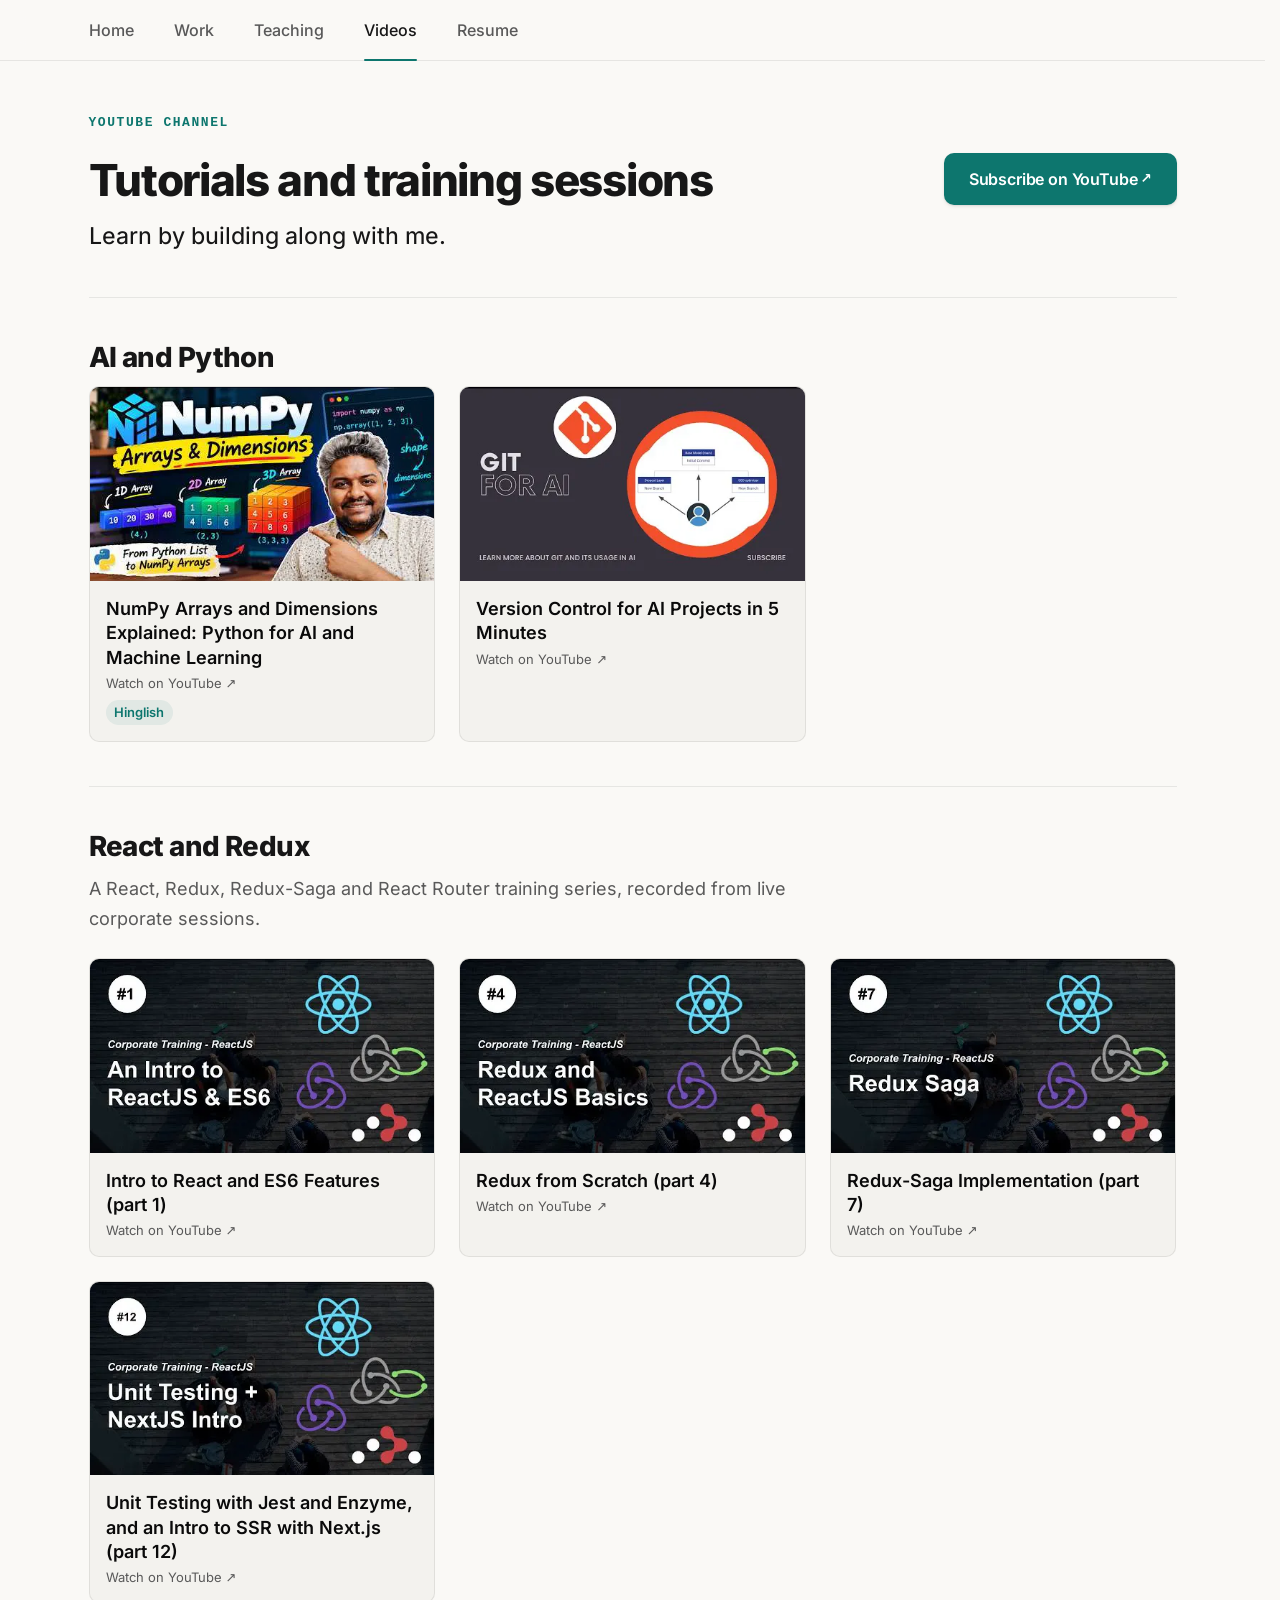
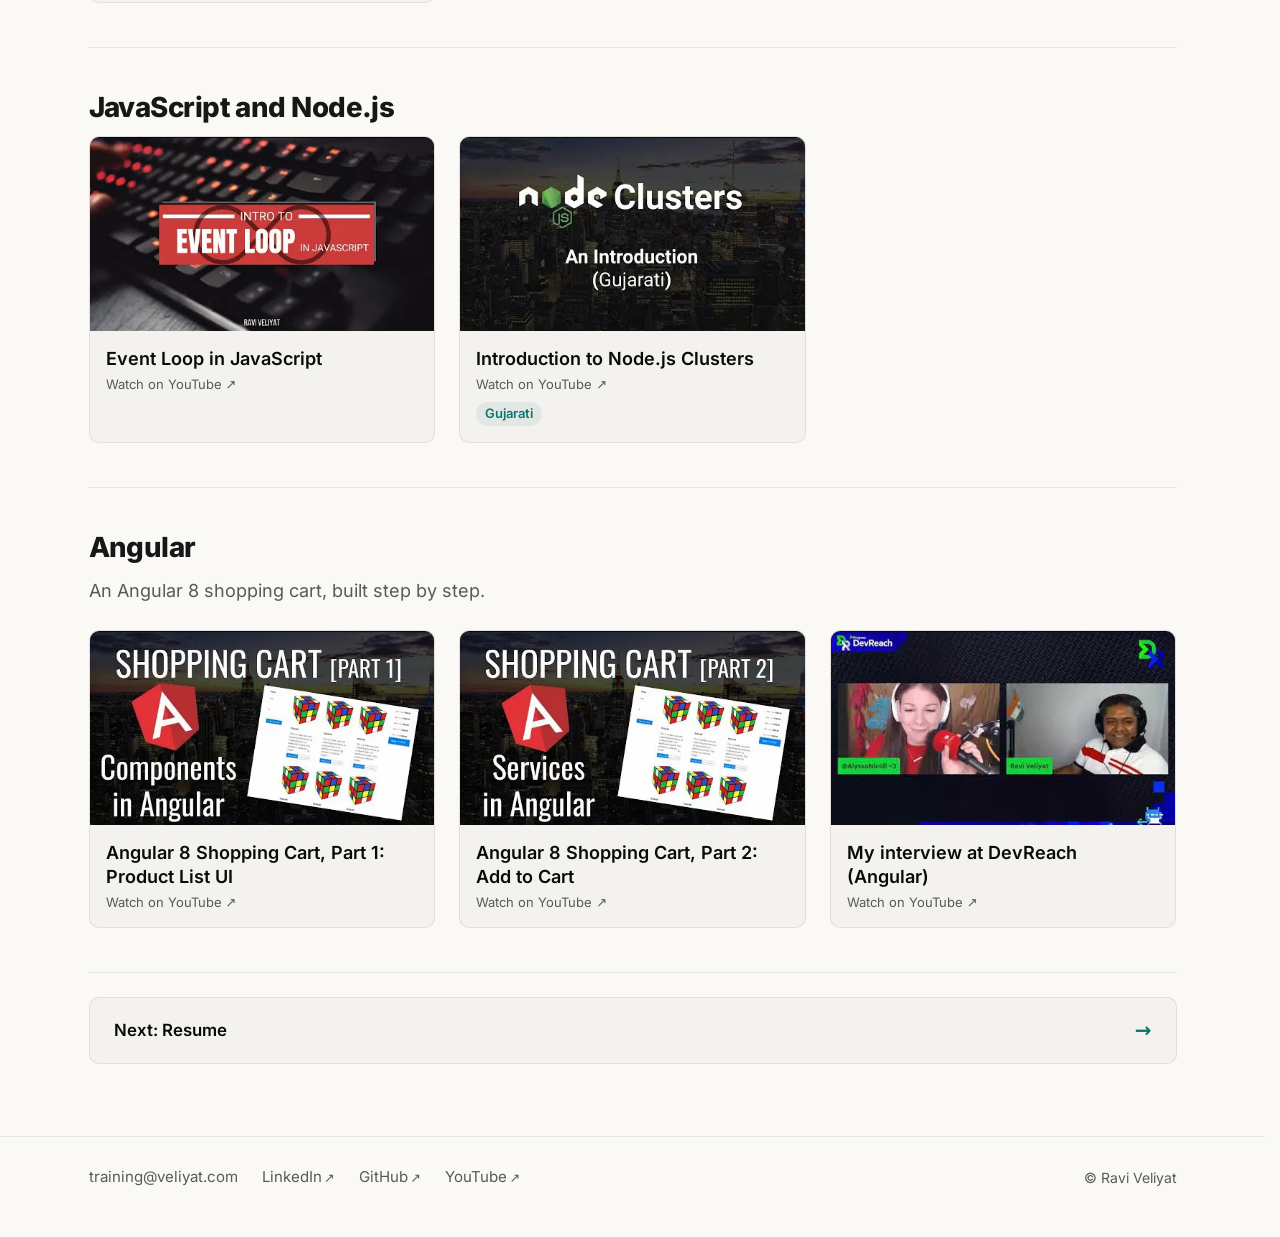
<file: videos/index.html>
<!doctype html>
<html lang="en">
<head>
<meta charset="utf-8">
<meta name="viewport" content="width=device-width, initial-scale=1">
<title>Videos – Ravi Veliyat</title>
<meta name="description" content="Developer tutorials and recorded training sessions by Ravi Veliyat on AI and Python, React, Redux, JavaScript, Node.js and Angular.">
<meta name="color-scheme" content="light dark">
<link rel="icon" href="/assets/img/favicon.svg" type="image/svg+xml">
<link rel="preload" href="/assets/fonts/inter-latin-wght-normal.woff2" as="font" type="font/woff2" crossorigin>

<!-- SITE-ADDRESS block: https://veliyat.com appears only in this block and the JSON-LD below. Replace in one pass if it changes. -->
<link rel="canonical" href="https://veliyat.com/videos/">
<meta property="og:title" content="Videos – Ravi Veliyat">
<meta property="og:description" content="Developer tutorials and recorded training sessions by Ravi Veliyat on AI and Python, React, Redux, JavaScript, Node.js and Angular.">
<meta property="og:url" content="https://veliyat.com/videos/">
<meta property="og:type" content="website">
<meta property="og:site_name" content="Ravi Veliyat">
<meta property="og:image" content="https://veliyat.com/assets/img/social.jpg">
<meta property="og:image:width" content="1200">
<meta property="og:image:height" content="630">
<meta property="og:image:alt" content="Ravi Veliyat. Tech Lead and full-stack engineer. I build web applications and teach developers how to build them.">
<meta name="twitter:card" content="summary_large_image">
<!-- end SITE-ADDRESS block -->

<link rel="stylesheet" href="/assets/css/site.css">

<script type="application/ld+json">
{
  "@context": "https://schema.org",
  "@type": "BreadcrumbList",
  "itemListElement": [
    { "@type": "ListItem", "position": 1, "name": "Home", "item": "https://veliyat.com/" },
    { "@type": "ListItem", "position": 2, "name": "Videos", "item": "https://veliyat.com/videos/" }
  ]
}
</script>
<script type="application/ld+json">
{
  "@context": "https://schema.org",
  "@graph": [
    {
      "@type": "VideoObject",
      "name": "NumPy Arrays and Dimensions Explained: Python for AI and Machine Learning",
      "url": "https://www.youtube.com/watch?v=kxFWnP0fBAk",
      "thumbnailUrl": "https://veliyat.com/assets/img/videos/kxFWnP0fBAk.jpg"
    },
    {
      "@type": "VideoObject",
      "name": "Version Control for AI Projects in 5 Minutes",
      "url": "https://www.youtube.com/watch?v=dtgPhRc6Yfo",
      "thumbnailUrl": "https://veliyat.com/assets/img/videos/dtgPhRc6Yfo.jpg"
    },
    {
      "@type": "VideoObject",
      "name": "Intro to React and ES6 Features (part 1)",
      "url": "https://www.youtube.com/watch?v=PegRdfY0nls",
      "thumbnailUrl": "https://veliyat.com/assets/img/videos/PegRdfY0nls.jpg"
    },
    {
      "@type": "VideoObject",
      "name": "Redux from Scratch (part 4)",
      "url": "https://www.youtube.com/watch?v=c5zroe81o2U",
      "thumbnailUrl": "https://veliyat.com/assets/img/videos/c5zroe81o2U.jpg"
    },
    {
      "@type": "VideoObject",
      "name": "Redux-Saga Implementation (part 7)",
      "url": "https://www.youtube.com/watch?v=SrG99P3D-LA",
      "thumbnailUrl": "https://veliyat.com/assets/img/videos/SrG99P3D-LA.jpg"
    },
    {
      "@type": "VideoObject",
      "name": "Unit Testing with Jest and Enzyme, and an Intro to SSR with Next.js (part 12)",
      "url": "https://www.youtube.com/watch?v=YoQ-25mapp8",
      "thumbnailUrl": "https://veliyat.com/assets/img/videos/YoQ-25mapp8.jpg"
    },
    {
      "@type": "VideoObject",
      "name": "Event Loop in JavaScript",
      "url": "https://www.youtube.com/watch?v=EotIFTU19eo",
      "thumbnailUrl": "https://veliyat.com/assets/img/videos/EotIFTU19eo.jpg"
    },
    {
      "@type": "VideoObject",
      "name": "Introduction to Node.js Clusters",
      "url": "https://www.youtube.com/watch?v=03E6dRlD8vE",
      "thumbnailUrl": "https://veliyat.com/assets/img/videos/03E6dRlD8vE.jpg"
    },
    {
      "@type": "VideoObject",
      "name": "Angular 8 Shopping Cart, Part 1: Product List UI",
      "url": "https://www.youtube.com/watch?v=k1kb-Aqy1t4",
      "thumbnailUrl": "https://veliyat.com/assets/img/videos/k1kb-Aqy1t4.jpg"
    },
    {
      "@type": "VideoObject",
      "name": "Angular 8 Shopping Cart, Part 2: Add to Cart",
      "url": "https://www.youtube.com/watch?v=BA7VayeEyC4",
      "thumbnailUrl": "https://veliyat.com/assets/img/videos/BA7VayeEyC4.jpg"
    },
    {
      "@type": "VideoObject",
      "name": "My interview at DevReach (Angular)",
      "url": "https://www.youtube.com/watch?v=Ce9pQXqq1bc",
      "thumbnailUrl": "https://veliyat.com/assets/img/videos/Ce9pQXqq1bc.jpg"
    }
  ]
}
</script>
</head>
<body>
<a class="skip-link" href="#main">Skip to content</a>

<header class="site-header">
  <div class="wrap wrap-wide">
    <nav class="site-nav" aria-label="Main navigation">
      <ul>
        <li><a href="/">Home</a></li>
        <li><a href="/work/">Work</a></li>
        <li><a href="/teaching/">Teaching</a></li>
        <li><a href="/videos/" aria-current="page">Videos</a></li>
        <li><a href="/resume/">Resume</a></li>
      </ul>
    </nav>
  </div>
</header>

<main id="main">
  <div class="wrap wrap-wide">

    <section class="hero hero-compact" aria-labelledby="videos-heading">
      <div class="hero-text">
        <p class="eyebrow">YouTube channel</p>
        <h1 id="videos-heading">Tutorials and training sessions</h1>
        <p class="lede">Learn by building along with me.</p>
      </div>
      <p class="hero-cta"><a class="btn btn-primary btn-lg ext" href="https://www.youtube.com/raviveliyat?sub_confirmation=1" target="_blank" rel="noopener noreferrer">Subscribe on YouTube<span class="ext-arrow" aria-hidden="true">↗</span><span class="sr-only"> (opens in a new tab)</span></a></p>
    </section>

    <section class="section video-section" aria-labelledby="g1-heading">
      <h2 id="g1-heading">AI and Python</h2>
      <ul class="video-grid">
        <li>
          <a class="video-card ext" href="https://www.youtube.com/watch?v=kxFWnP0fBAk" target="_blank" rel="noopener noreferrer">
            <picture>
              <source srcset="/assets/img/videos/kxFWnP0fBAk.webp" type="image/webp">
              <img src="/assets/img/videos/kxFWnP0fBAk.jpg" width="480" height="270" alt="" loading="lazy" decoding="async">
            </picture>
            <span class="video-title">NumPy Arrays and Dimensions Explained: Python for AI and Machine Learning</span>
            <span class="video-watch">Watch on YouTube <span aria-hidden="true">↗</span><span class="sr-only"> (opens in a new tab)</span></span>
            <span class="video-lang">Hinglish</span>
          </a>
        </li>
        <li>
          <a class="video-card ext" href="https://www.youtube.com/watch?v=dtgPhRc6Yfo" target="_blank" rel="noopener noreferrer">
            <picture>
              <source srcset="/assets/img/videos/dtgPhRc6Yfo.webp" type="image/webp">
              <img src="/assets/img/videos/dtgPhRc6Yfo.jpg" width="480" height="270" alt="" loading="lazy" decoding="async">
            </picture>
            <span class="video-title">Version Control for AI Projects in 5 Minutes</span>
          <span class="video-watch">Watch on YouTube <span aria-hidden="true">↗</span><span class="sr-only"> (opens in a new tab)</span></span>
          </a>
        </li>
      </ul>
    </section>

    <section class="section video-section" aria-labelledby="g2-heading">
      <h2 id="g2-heading">React and Redux</h2>
      <p class="video-group-note">A React, Redux, Redux-Saga and React Router training series, recorded from live corporate sessions.</p>
      <ul class="video-grid">
        <li>
          <a class="video-card ext" href="https://www.youtube.com/watch?v=PegRdfY0nls" target="_blank" rel="noopener noreferrer">
            <picture>
              <source srcset="/assets/img/videos/PegRdfY0nls.webp" type="image/webp">
              <img src="/assets/img/videos/PegRdfY0nls.jpg" width="480" height="270" alt="" loading="lazy" decoding="async">
            </picture>
            <span class="video-title">Intro to React and ES6 Features (part 1)</span>
          <span class="video-watch">Watch on YouTube <span aria-hidden="true">↗</span><span class="sr-only"> (opens in a new tab)</span></span>
          </a>
        </li>
        <li>
          <a class="video-card ext" href="https://www.youtube.com/watch?v=c5zroe81o2U" target="_blank" rel="noopener noreferrer">
            <picture>
              <source srcset="/assets/img/videos/c5zroe81o2U.webp" type="image/webp">
              <img src="/assets/img/videos/c5zroe81o2U.jpg" width="480" height="270" alt="" loading="lazy" decoding="async">
            </picture>
            <span class="video-title">Redux from Scratch (part 4)</span>
          <span class="video-watch">Watch on YouTube <span aria-hidden="true">↗</span><span class="sr-only"> (opens in a new tab)</span></span>
          </a>
        </li>
        <li>
          <a class="video-card ext" href="https://www.youtube.com/watch?v=SrG99P3D-LA" target="_blank" rel="noopener noreferrer">
            <picture>
              <source srcset="/assets/img/videos/SrG99P3D-LA.webp" type="image/webp">
              <img src="/assets/img/videos/SrG99P3D-LA.jpg" width="480" height="270" alt="" loading="lazy" decoding="async">
            </picture>
            <span class="video-title">Redux-Saga Implementation (part 7)</span>
          <span class="video-watch">Watch on YouTube <span aria-hidden="true">↗</span><span class="sr-only"> (opens in a new tab)</span></span>
          </a>
        </li>
        <li>
          <a class="video-card ext" href="https://www.youtube.com/watch?v=YoQ-25mapp8" target="_blank" rel="noopener noreferrer">
            <picture>
              <source srcset="/assets/img/videos/YoQ-25mapp8.webp" type="image/webp">
              <img src="/assets/img/videos/YoQ-25mapp8.jpg" width="480" height="270" alt="" loading="lazy" decoding="async">
            </picture>
            <span class="video-title">Unit Testing with Jest and Enzyme, and an Intro to SSR with Next.js (part 12)</span>
          <span class="video-watch">Watch on YouTube <span aria-hidden="true">↗</span><span class="sr-only"> (opens in a new tab)</span></span>
          </a>
        </li>
      </ul>
    </section>

    <section class="section video-section" aria-labelledby="g3-heading">
      <h2 id="g3-heading">JavaScript and Node.js</h2>
      <ul class="video-grid">
        <li>
          <a class="video-card ext" href="https://www.youtube.com/watch?v=EotIFTU19eo" target="_blank" rel="noopener noreferrer">
            <picture>
              <source srcset="/assets/img/videos/EotIFTU19eo.webp" type="image/webp">
              <img src="/assets/img/videos/EotIFTU19eo.jpg" width="480" height="270" alt="" loading="lazy" decoding="async">
            </picture>
            <span class="video-title">Event Loop in JavaScript</span>
          <span class="video-watch">Watch on YouTube <span aria-hidden="true">↗</span><span class="sr-only"> (opens in a new tab)</span></span>
          </a>
        </li>
        <li>
          <a class="video-card ext" href="https://www.youtube.com/watch?v=03E6dRlD8vE" target="_blank" rel="noopener noreferrer">
            <picture>
              <source srcset="/assets/img/videos/03E6dRlD8vE.webp" type="image/webp">
              <img src="/assets/img/videos/03E6dRlD8vE.jpg" width="480" height="270" alt="" loading="lazy" decoding="async">
            </picture>
            <span class="video-title">Introduction to Node.js Clusters</span>
            <span class="video-watch">Watch on YouTube <span aria-hidden="true">↗</span><span class="sr-only"> (opens in a new tab)</span></span>
            <span class="video-lang">Gujarati</span>
          </a>
        </li>
      </ul>
    </section>

    <section class="section video-section" aria-labelledby="g4-heading">
      <h2 id="g4-heading">Angular</h2>
      <p class="video-group-note">An Angular 8 shopping cart, built step by step.</p>
      <ul class="video-grid">
        <li>
          <a class="video-card ext" href="https://www.youtube.com/watch?v=k1kb-Aqy1t4" target="_blank" rel="noopener noreferrer">
            <picture>
              <source srcset="/assets/img/videos/k1kb-Aqy1t4.webp" type="image/webp">
              <img src="/assets/img/videos/k1kb-Aqy1t4.jpg" width="480" height="270" alt="" loading="lazy" decoding="async">
            </picture>
            <span class="video-title">Angular 8 Shopping Cart, Part 1: Product List UI</span>
          <span class="video-watch">Watch on YouTube <span aria-hidden="true">↗</span><span class="sr-only"> (opens in a new tab)</span></span>
          </a>
        </li>
        <li>
          <a class="video-card ext" href="https://www.youtube.com/watch?v=BA7VayeEyC4" target="_blank" rel="noopener noreferrer">
            <picture>
              <source srcset="/assets/img/videos/BA7VayeEyC4.webp" type="image/webp">
              <img src="/assets/img/videos/BA7VayeEyC4.jpg" width="480" height="270" alt="" loading="lazy" decoding="async">
            </picture>
            <span class="video-title">Angular 8 Shopping Cart, Part 2: Add to Cart</span>
          <span class="video-watch">Watch on YouTube <span aria-hidden="true">↗</span><span class="sr-only"> (opens in a new tab)</span></span>
          </a>
        </li>
        <li>
          <a class="video-card ext" href="https://www.youtube.com/watch?v=Ce9pQXqq1bc" target="_blank" rel="noopener noreferrer">
            <picture>
              <source srcset="/assets/img/videos/Ce9pQXqq1bc.webp" type="image/webp">
              <img src="/assets/img/videos/Ce9pQXqq1bc.jpg" width="480" height="270" alt="" loading="lazy" decoding="async">
            </picture>
            <span class="video-title">My interview at DevReach (Angular)</span>
          <span class="video-watch">Watch on YouTube <span aria-hidden="true">↗</span><span class="sr-only"> (opens in a new tab)</span></span>
          </a>
        </li>
      </ul>
    </section>

    <nav class="next-card-wrap full no-print" aria-label="Next page">
      <a class="next-card" href="/resume/">
        <span class="next-label">Next: Resume</span>
        <span class="card-arrow" aria-hidden="true">→</span>
      </a>
    </nav>

  </div>
</main>

<footer class="site-footer">
  <div class="wrap wrap-wide">
    <ul class="footer-links">
      <li><a href="mailto:training@veliyat.com">training@veliyat.com</a></li>
      <li><a class="ext" href="https://www.linkedin.com/in/veliyat" target="_blank" rel="noopener noreferrer">LinkedIn<span class="ext-arrow" aria-hidden="true">↗</span><span class="sr-only"> (opens in a new tab)</span></a></li>
      <li><a class="ext" href="https://github.com/veliyat" target="_blank" rel="noopener noreferrer">GitHub<span class="ext-arrow" aria-hidden="true">↗</span><span class="sr-only"> (opens in a new tab)</span></a></li>
      <li><a class="ext" href="https://www.youtube.com/raviveliyat" target="_blank" rel="noopener noreferrer">YouTube<span class="ext-arrow" aria-hidden="true">↗</span><span class="sr-only"> (opens in a new tab)</span></a></li>
    </ul>
    <p class="copyright">© Ravi Veliyat</p>
  </div>
</footer>
</body>
</html>
</file>
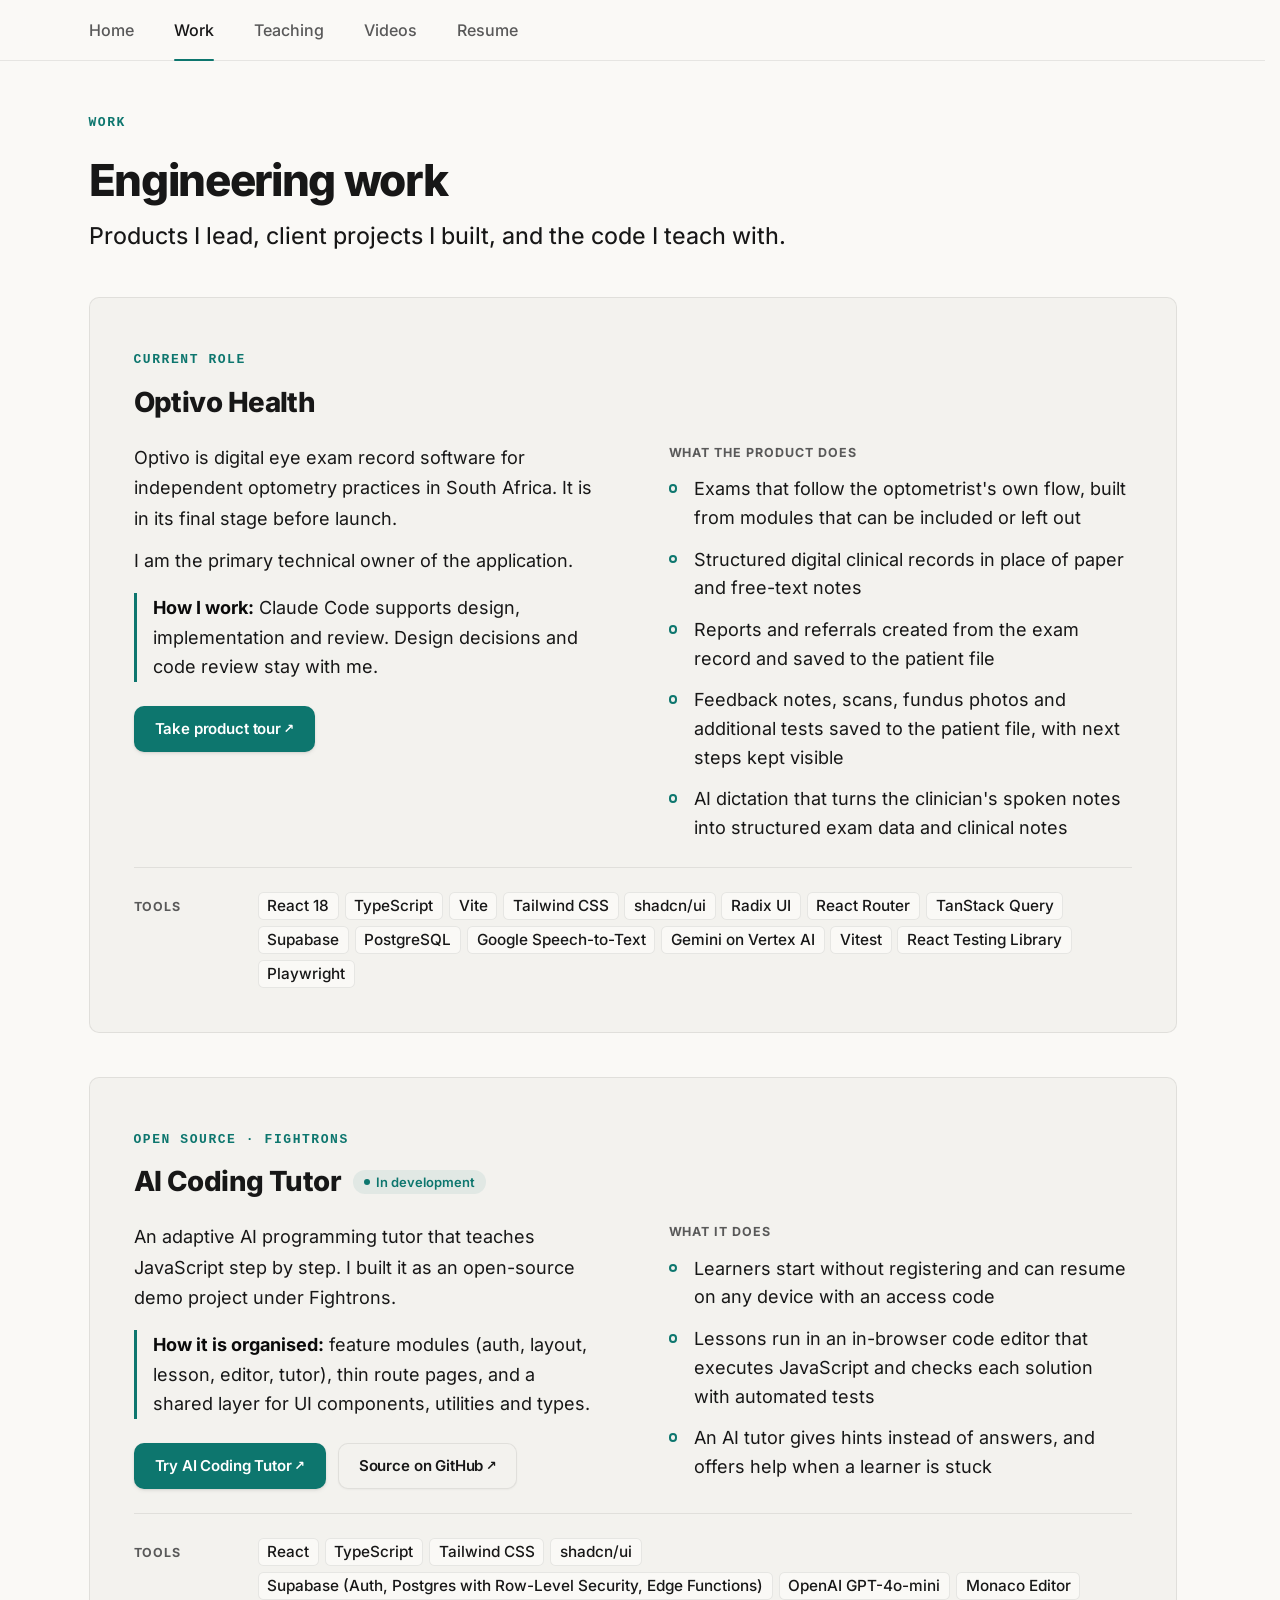
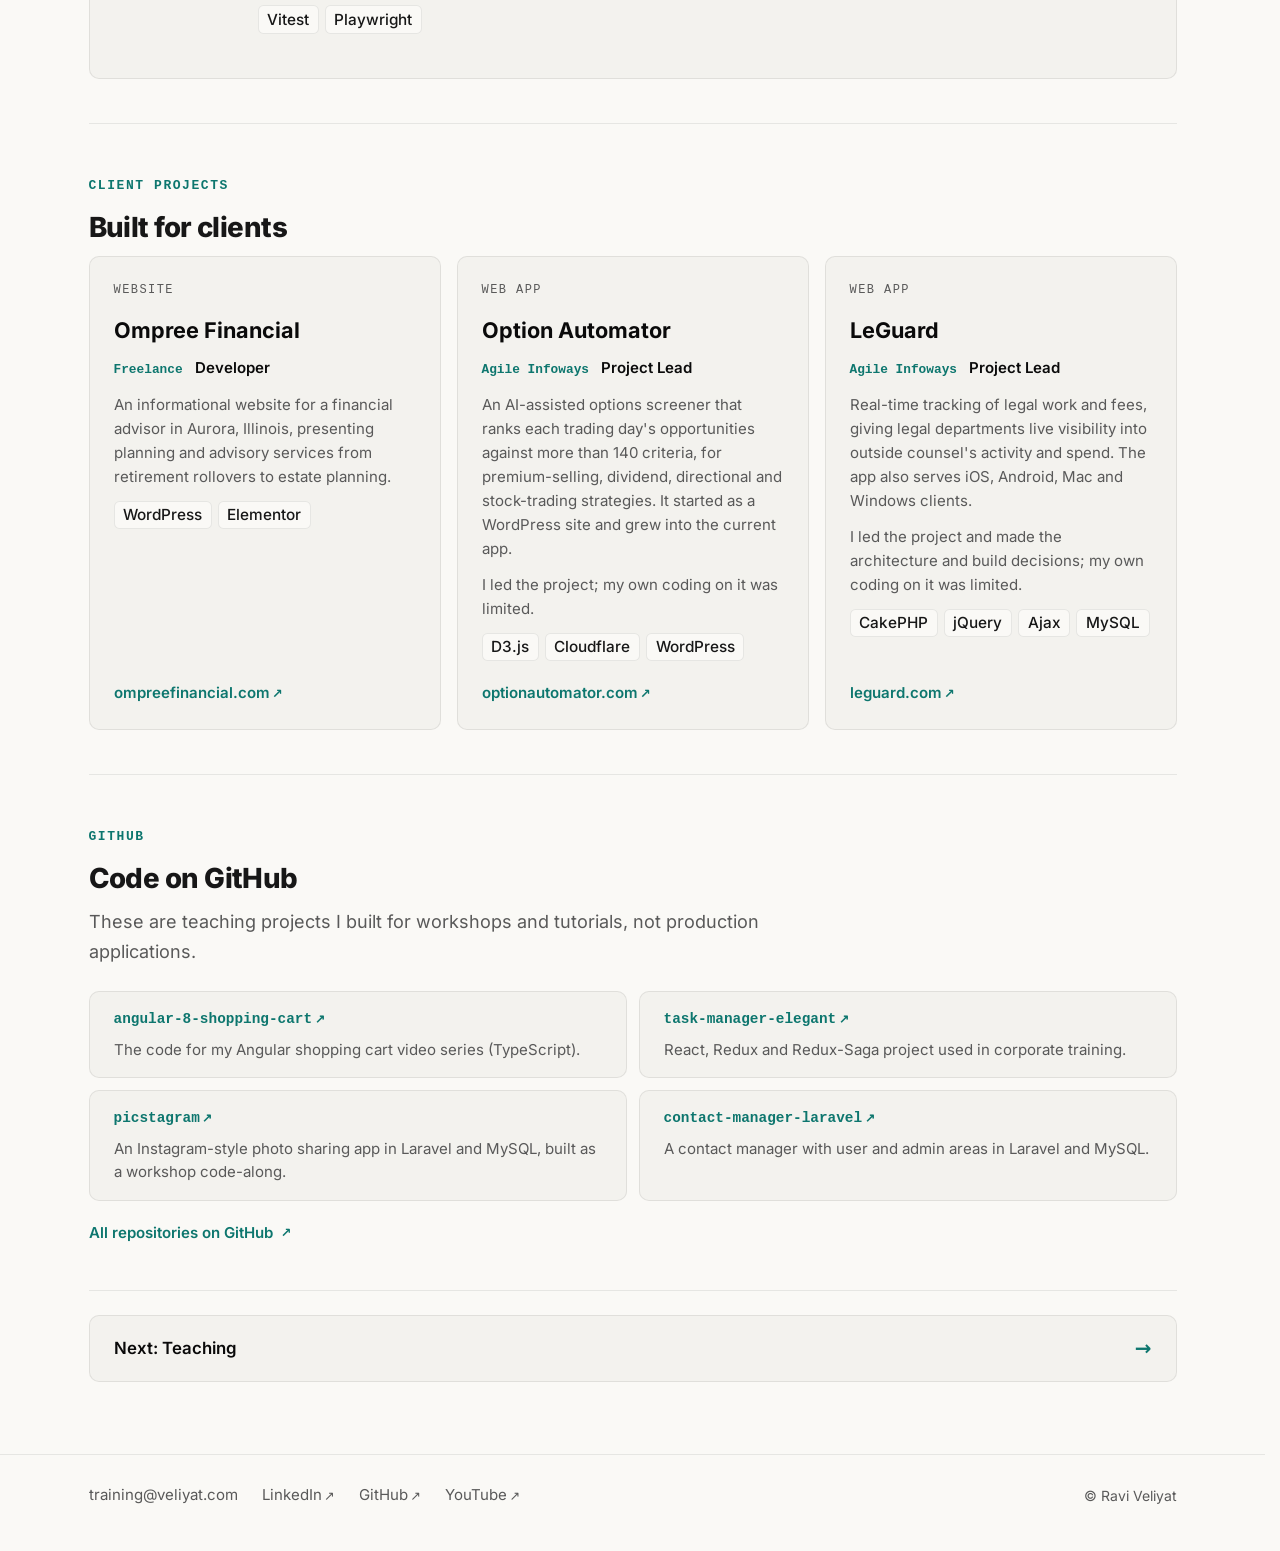
<file: work/index.html>
<!doctype html>
<html lang="en">
<head>
<meta charset="utf-8">
<meta name="viewport" content="width=device-width, initial-scale=1">
<title>Engineering Work – Ravi Veliyat</title>
<meta name="description" content="Ravi Veliyat's engineering work: Tech Lead at Optivo Health building digital eye exam records with React, TypeScript and Supabase, plus earlier full-stack and team leadership roles.">
<meta name="color-scheme" content="light dark">
<link rel="icon" href="/assets/img/favicon.svg" type="image/svg+xml">
<link rel="preload" href="/assets/fonts/inter-latin-wght-normal.woff2" as="font" type="font/woff2" crossorigin>

<!-- SITE-ADDRESS block: https://veliyat.com appears only in this block and the JSON-LD below. Replace in one pass if it changes. -->
<link rel="canonical" href="https://veliyat.com/work/">
<meta property="og:title" content="Engineering Work – Ravi Veliyat">
<meta property="og:description" content="Ravi Veliyat's engineering work: Tech Lead at Optivo Health building digital eye exam records with React, TypeScript and Supabase, plus earlier full-stack and team leadership roles.">
<meta property="og:url" content="https://veliyat.com/work/">
<meta property="og:type" content="website">
<meta property="og:site_name" content="Ravi Veliyat">
<meta property="og:image" content="https://veliyat.com/assets/img/social.jpg">
<meta property="og:image:width" content="1200">
<meta property="og:image:height" content="630">
<meta property="og:image:alt" content="Ravi Veliyat. Tech Lead and full-stack engineer. I build web applications and teach developers how to build them.">
<meta name="twitter:card" content="summary_large_image">
<!-- end SITE-ADDRESS block -->

<link rel="stylesheet" href="/assets/css/site.css">

<script type="application/ld+json">
{
  "@context": "https://schema.org",
  "@type": "BreadcrumbList",
  "itemListElement": [
    { "@type": "ListItem", "position": 1, "name": "Home", "item": "https://veliyat.com/" },
    { "@type": "ListItem", "position": 2, "name": "Work", "item": "https://veliyat.com/work/" }
  ]
}
</script>
</head>
<body>
<a class="skip-link" href="#main">Skip to content</a>

<header class="site-header">
  <div class="wrap wrap-wide">
    <nav class="site-nav" aria-label="Main navigation">
      <ul>
        <li><a href="/">Home</a></li>
        <li><a href="/work/" aria-current="page">Work</a></li>
        <li><a href="/teaching/">Teaching</a></li>
        <li><a href="/videos/">Videos</a></li>
        <li><a href="/resume/">Resume</a></li>
      </ul>
    </nav>
  </div>
</header>

<main id="main">
  <div class="wrap wrap-wide">

    <section class="hero-compact work-intro" aria-labelledby="work-heading">
      <div class="hero-text">
        <span class="eyebrow">Work</span>
        <h1 id="work-heading">Engineering work</h1>
        <p class="lede">Products I lead, client projects I built, and the code I teach with.</p>
      </div>
    </section>

    <article class="case case-project full" aria-labelledby="optivo-heading">
      <header class="case-head">
        <span class="eyebrow">Current role</span>
        <h2 id="optivo-heading">Optivo Health</h2>
      </header>
      <div class="case-main">
        <p>Optivo is digital eye exam record software for independent optometry practices in South Africa. It is in its final stage before launch.</p>
        <p>I am the primary technical owner of the application.</p>
        <p class="case-note"><strong>How I work:</strong> Claude Code supports design, implementation and review. Design decisions and code review stay with me.</p>
        <ul class="case-actions">
          <li><a class="btn btn-primary ext" href="https://www.optivohealth.com/product-tour" target="_blank" rel="noopener noreferrer">Take product tour<span class="ext-arrow" aria-hidden="true">↗</span><span class="sr-only"> (opens in a new tab)</span></a></li>
        </ul>
      </div>
      <div class="case-side">
        <h3 class="case-label">What the product does</h3>
        <ul class="ticks">
          <li>Exams that follow the optometrist's own flow, built from modules that can be included or left out</li>
          <li>Structured digital clinical records in place of paper and free-text notes</li>
          <li>Reports and referrals created from the exam record and saved to the patient file</li>
          <li>Feedback notes, scans, fundus photos and additional tests saved to the patient file, with next steps kept visible</li>
          <li>AI dictation that turns the clinician's spoken notes into structured exam data and clinical notes</li>
        </ul>
      </div>
      <div class="case-tools">
        <h3 class="case-label">Tools</h3>
        <ul class="chip-list" aria-label="Tools">
          <li class="chip">React 18</li><li class="chip">TypeScript</li><li class="chip">Vite</li><li class="chip">Tailwind CSS</li><li class="chip">shadcn/ui</li><li class="chip">Radix UI</li><li class="chip">React Router</li><li class="chip">TanStack Query</li><li class="chip">Supabase</li><li class="chip">PostgreSQL</li><li class="chip">Google Speech-to-Text</li><li class="chip">Gemini on Vertex AI</li><li class="chip">Vitest</li><li class="chip">React Testing Library</li><li class="chip">Playwright</li>
        </ul>
      </div>
    </article>

    <article class="case case-project full" aria-labelledby="tutor-heading">
      <header class="case-head">
        <span class="eyebrow">Open source · Fightrons</span>
        <h2 id="tutor-heading" class="has-status">AI Coding Tutor <span class="status-pill">In development</span></h2>
      </header>
      <div class="case-main">
        <p>An adaptive AI programming tutor that teaches JavaScript step by step. I built it as an open-source demo project under Fightrons.</p>
        <p class="case-note"><strong>How it is organised:</strong> feature modules (auth, layout, lesson, editor, tutor), thin route pages, and a shared layer for UI components, utilities and types.</p>
        <ul class="case-actions">
          <li><a class="btn btn-primary ext" href="https://ai-coding-tutor-taupe.vercel.app/" target="_blank" rel="noopener noreferrer">Try AI Coding Tutor<span class="ext-arrow" aria-hidden="true">↗</span><span class="sr-only"> (opens in a new tab)</span></a></li>
          <li><a class="btn btn-secondary ext" href="https://github.com/fightrons/ai-coding-tutor" target="_blank" rel="noopener noreferrer">Source on GitHub<span class="ext-arrow" aria-hidden="true">↗</span><span class="sr-only"> (opens in a new tab)</span></a></li>
        </ul>
      </div>
      <div class="case-side">
        <h3 class="case-label">What it does</h3>
        <ul class="ticks">
          <li>Learners start without registering and can resume on any device with an access code</li>
          <li>Lessons run in an in-browser code editor that executes JavaScript and checks each solution with automated tests</li>
          <li>An AI tutor gives hints instead of answers, and offers help when a learner is stuck</li>
        </ul>
      </div>
      <div class="case-tools">
        <h3 class="case-label">Tools</h3>
        <ul class="chip-list" aria-label="Tools">
          <li class="chip">React</li><li class="chip">TypeScript</li><li class="chip">Tailwind CSS</li><li class="chip">shadcn/ui</li><li class="chip">Supabase (Auth, Postgres with Row-Level Security, Edge Functions)</li><li class="chip">OpenAI GPT-4o-mini</li><li class="chip">Monaco Editor</li><li class="chip">Vitest</li><li class="chip">Playwright</li>
        </ul>
      </div>
    </article>

    <section class="section full" aria-labelledby="clients-heading">
      <span class="eyebrow">Client projects</span>
      <h2 id="clients-heading">Built for clients</h2>
      <div class="client-grid">
        <article class="client-card">
          <span class="project-label">Website</span>
          <h3>Ompree Financial</h3>
          <p class="case-meta"><span class="case-when">Freelance</span><span class="case-role">Developer</span></p>
          <p>An informational website for a financial advisor in Aurora, Illinois, presenting planning and advisory services from retirement rollovers to estate planning.</p>
          <ul class="chip-list" aria-label="Tools"><li class="chip">WordPress</li><li class="chip">Elementor</li></ul>
          <p class="project-links"><a class="ext" href="https://ompreefinancial.com/" target="_blank" rel="noopener noreferrer">ompreefinancial.com<span class="ext-arrow" aria-hidden="true">↗</span><span class="sr-only"> (opens in a new tab)</span></a></p>
        </article>
        <article class="client-card">
          <span class="project-label">Web app</span>
          <h3>Option Automator</h3>
          <p class="case-meta"><span class="case-when">Agile Infoways</span><span class="case-role">Project Lead</span></p>
          <p>An AI-assisted options screener that ranks each trading day's opportunities against more than 140 criteria, for premium-selling, dividend, directional and stock-trading strategies. It started as a WordPress site and grew into the current app.</p>
          <p>I led the project; my own coding on it was limited.</p>
          <ul class="chip-list" aria-label="Tools"><li class="chip">D3.js</li><li class="chip">Cloudflare</li><li class="chip">WordPress</li></ul>
          <p class="project-links"><a class="ext" href="https://www.optionautomator.com/" target="_blank" rel="noopener noreferrer">optionautomator.com<span class="ext-arrow" aria-hidden="true">↗</span><span class="sr-only"> (opens in a new tab)</span></a></p>
        </article>
        <article class="client-card">
          <span class="project-label">Web app</span>
          <h3>LeGuard</h3>
          <p class="case-meta"><span class="case-when">Agile Infoways</span><span class="case-role">Project Lead</span></p>
          <p>Real-time tracking of legal work and fees, giving legal departments live visibility into outside counsel's activity and spend. The app also serves iOS, Android, Mac and Windows clients.</p>
          <p>I led the project and made the architecture and build decisions; my own coding on it was limited.</p>
          <ul class="chip-list" aria-label="Tools"><li class="chip">CakePHP</li><li class="chip">jQuery</li><li class="chip">Ajax</li><li class="chip">MySQL</li></ul>
          <p class="project-links"><a class="ext" href="https://www.leguard.com/" target="_blank" rel="noopener noreferrer">leguard.com<span class="ext-arrow" aria-hidden="true">↗</span><span class="sr-only"> (opens in a new tab)</span></a></p>
        </article>
      </div>
    </section>

    <section class="section full" aria-labelledby="github-heading">
      <span class="eyebrow">GitHub</span>
      <h2 id="github-heading">Code on GitHub</h2>
      <p class="section-intro">These are teaching projects I built for workshops and tutorials, not production applications.</p>
      <ul class="repo-grid">
        <li><a class="repo-card ext" href="https://github.com/veliyat/angular-8-shopping-cart" target="_blank" rel="noopener noreferrer"><span class="repo-name">angular-8-shopping-cart<span class="ext-arrow" aria-hidden="true">↗</span></span><span class="repo-desc">The code for my Angular shopping cart video series (TypeScript).</span><span class="sr-only"> (opens in a new tab)</span></a></li>
        <li><a class="repo-card ext" href="https://github.com/veliyat/task-manager-elegant" target="_blank" rel="noopener noreferrer"><span class="repo-name">task-manager-elegant<span class="ext-arrow" aria-hidden="true">↗</span></span><span class="repo-desc">React, Redux and Redux-Saga project used in corporate training.</span><span class="sr-only"> (opens in a new tab)</span></a></li>
        <li><a class="repo-card ext" href="https://github.com/veliyat/picstagram" target="_blank" rel="noopener noreferrer"><span class="repo-name">picstagram<span class="ext-arrow" aria-hidden="true">↗</span></span><span class="repo-desc">An Instagram-style photo sharing app in Laravel and MySQL, built as a workshop code-along.</span><span class="sr-only"> (opens in a new tab)</span></a></li>
        <li><a class="repo-card ext" href="https://github.com/veliyat/contact-manager-laravel" target="_blank" rel="noopener noreferrer"><span class="repo-name">contact-manager-laravel<span class="ext-arrow" aria-hidden="true">↗</span></span><span class="repo-desc">A contact manager with user and admin areas in Laravel and MySQL.</span><span class="sr-only"> (opens in a new tab)</span></a></li>
      </ul>
      <p class="more"><a class="ext" href="https://github.com/veliyat" target="_blank" rel="noopener noreferrer">All repositories on GitHub<span class="ext-arrow" aria-hidden="true">↗</span><span class="sr-only"> (opens in a new tab)</span></a></p>
    </section>

    <nav class="next-card-wrap full no-print" aria-label="Next page">
      <a class="next-card" href="/teaching/">
        <span class="next-label">Next: Teaching</span>
        <span class="card-arrow" aria-hidden="true">→</span>
      </a>
    </nav>

  </div>
</main>

<footer class="site-footer">
  <div class="wrap wrap-wide">
    <ul class="footer-links">
      <li><a href="mailto:training@veliyat.com">training@veliyat.com</a></li>
      <li><a class="ext" href="https://www.linkedin.com/in/veliyat" target="_blank" rel="noopener noreferrer">LinkedIn<span class="ext-arrow" aria-hidden="true">↗</span><span class="sr-only"> (opens in a new tab)</span></a></li>
      <li><a class="ext" href="https://github.com/veliyat" target="_blank" rel="noopener noreferrer">GitHub<span class="ext-arrow" aria-hidden="true">↗</span><span class="sr-only"> (opens in a new tab)</span></a></li>
      <li><a class="ext" href="https://www.youtube.com/raviveliyat" target="_blank" rel="noopener noreferrer">YouTube<span class="ext-arrow" aria-hidden="true">↗</span><span class="sr-only"> (opens in a new tab)</span></a></li>
    </ul>
    <p class="copyright">© Ravi Veliyat</p>
  </div>
</footer>
</body>
</html>
</file>
<file: assets/css/site.css>
/* ==========================================================================
   veliyat.com: single stylesheet
   Version 6 design direction (A5). Self-hosted Inter font, system monospace
   for eyebrows, cards, chips, and sticky header.
   ========================================================================== */

/* ---- Fonts -------------------------------------------------------------- */
@font-face {
  font-family: "Inter";
  font-style: normal;
  font-weight: 100 900;
  font-display: swap;
  src: url("/assets/fonts/inter-latin-wght-normal.woff2") format("woff2-variations"),
    url("/assets/fonts/inter-latin-wght-normal.woff2") format("woff2");
}

/* ---- Tokens ------------------------------------------------------------- */
:root {
  color-scheme: light dark;

  /* Refined Light Theme */
  --color-bg: #faf9f6;
  --color-surface: #f3f2ee;
  --color-surface-hover: #eae8e2;
  --color-text: #171717;
  --color-text-bold: #0a0a0a;
  --color-muted: #666666;
  --color-rule: rgba(0, 0, 0, 0.08);
  --color-accent: #0d766e;
  --color-accent-subtle: rgba(13, 118, 110, 0.08);
  --color-on-accent: #ffffff;
  --color-header-bg: rgba(250, 249, 246, 0.88);

  --font-body: "Inter", system-ui, -apple-system, BlinkMacSystemFont, "Segoe UI", Roboto, sans-serif;
  --font-display: "Inter", system-ui, -apple-system, BlinkMacSystemFont, "Segoe UI", Roboto, sans-serif;
  --font-mono: ui-monospace, SFMono-Regular, "SF Mono", Menlo, Consolas, monospace;

  --text-base: clamp(1.0625rem, 1rem + 0.2vw, 1.125rem);
  --text-small: 0.9375rem;
  --text-h1: clamp(2.35rem, 1.8rem + 2.5vw, 3.6rem);
  --text-lede: clamp(1.2rem, 1.05rem + 0.6vw, 1.45rem);
  --text-h2: clamp(1.4rem, 1.25rem + 0.6vw, 1.75rem);

  --space-1: 0.25rem;
  --space-2: 0.5rem;
  --space-3: 0.75rem;
  --space-4: 1rem;
  --space-5: 1.5rem;
  --space-6: 2.75rem;
  --space-7: 4.5rem;

  --measure: 44rem;
  --measure-wide: 72rem;
  --gutter: 1rem;
  --header-height: 4rem;
  --radius: 0.625rem;
  --radius-sm: 0.35rem;
  --radius-pill: 9999px;

  --duration-fast: 150ms;
}

@media (min-width: 40rem) {
  :root {
    --gutter: 2rem;
  }
}

@media (prefers-color-scheme: dark) {
  :root {
    /* Refined Dark Theme */
    --color-bg: #0a0a0a;
    --color-surface: #141414;
    --color-surface-hover: #1f1f1f;
    --color-text: #e5e5e5;
    --color-text-bold: #ffffff;
    --color-muted: #8c8c8c;
    --color-rule: rgba(255, 255, 255, 0.1);
    --color-accent: #2dd4bf;
    --color-accent-subtle: rgba(45, 212, 191, 0.12);
    --color-on-accent: #042f2e;
    --color-header-bg: rgba(10, 10, 10, 0.88);
  }
}

/* ---- Base --------------------------------------------------------------- */
*,
*::before,
*::after {
  box-sizing: border-box;
}

html {
  -webkit-text-size-adjust: 100%;
  text-size-adjust: 100%;
  scrollbar-gutter: stable;
}

@media (prefers-reduced-motion: no-preference) {
  html {
    scroll-behavior: smooth;
  }
}

body {
  margin: 0;
  background: var(--color-bg);
  color: var(--color-text);
  font-family: var(--font-body);
  font-size: var(--text-base);
  line-height: 1.65;
  min-height: 100vh;
  display: flex;
  flex-direction: column;
}

main {
  flex: 1 0 auto;
}

h1,
h2 {
  font-family: var(--font-display);
  font-weight: 800;
  line-height: 1.15;
  margin: 0;
  text-wrap: balance;
}

h1 {
  font-size: var(--text-h1);
  letter-spacing: -0.03em;
  line-height: 1.05;
}

h2 {
  font-size: var(--text-h2);
  letter-spacing: -0.02em;
}

h1[id],
h2[id],
h3[id],
section[id],
article[id] {
  scroll-margin-top: calc(var(--header-height) + 1.25rem);
}

p,
ul,
ol {
  margin: 0;
}

p+p {
  margin-top: var(--space-4);
}

a {
  color: var(--color-accent);
  text-decoration-thickness: 0.08em;
  text-underline-offset: 0.2em;
  transition: text-decoration-thickness var(--duration-fast) ease,
    color var(--duration-fast) ease;
}

a:hover {
  text-decoration-thickness: 0.18em;
}

:focus-visible {
  outline: 3px solid var(--color-accent);
  outline-offset: 3px;
  border-radius: 2px;
}

/* Screen reader only utility */
.sr-only {
  position: absolute;
  width: 1px;
  height: 1px;
  padding: 0;
  margin: -1px;
  overflow: hidden;
  clip: rect(0, 0, 0, 0);
  white-space: nowrap;
  border: 0;
}

/* ---- Eyebrows ----------------------------------------------------------- */
.eyebrow {
  display: inline-block;
  font-family: var(--font-mono);
  font-size: 0.75rem;
  font-weight: 600;
  text-transform: uppercase;
  letter-spacing: 0.15em;
  color: var(--color-accent);
  margin-bottom: var(--space-2);
}

/* ---- Layout ------------------------------------------------------------- */
.wrap {
  width: 100%;
  max-width: var(--measure);
  margin-inline: auto;
  padding-inline: var(--gutter);
}

.wrap-wide {
  max-width: var(--measure-wide);
}

.prose-measure {
  max-width: var(--measure);
}

.skip-link {
  position: absolute;
  left: var(--space-4);
  top: var(--space-2);
  padding: var(--space-2) var(--space-4);
  background: var(--color-accent);
  color: var(--color-on-accent);
  font-weight: 600;
  border-radius: var(--radius);
  transform: translateY(-300%);
  z-index: 200;
}

.skip-link:focus {
  transform: translateY(0);
}

/* ---- Sticky Header ------------------------------------------------------ */
.site-header {
  position: sticky;
  top: 0;
  z-index: 100;
  background-color: var(--color-header-bg);
  backdrop-filter: blur(12px);
  -webkit-backdrop-filter: blur(12px);
  border-bottom: 1px solid var(--color-rule);
  transition: background-color var(--duration-fast) ease, border-color var(--duration-fast) ease;
}

/* ---- Hero / Intro ------------------------------------------------------- */
.hero {
  display: flex;
  flex-direction: column;
  gap: var(--space-5);
  padding-top: var(--space-6);
}

.hero-text>*+* {
  margin-top: var(--space-4);
}

.lede {
  font-size: var(--text-lede);
  line-height: 1.45;
  font-weight: 450;
  color: var(--color-text);
  max-width: 32ch;
}

.support {
  color: var(--color-muted);
  font-size: var(--text-base);
  line-height: 1.6;
}

@media (min-width: 40rem) {
  .hero {
    flex-direction: row;
    align-items: flex-start;
    justify-content: space-between;
    gap: var(--space-6);
    padding-top: var(--space-7);
  }

  .hero .hero-text {
    flex: 1;
    max-width: 36rem;
  }
}

/* ---- Home Hero with Portrait Background --------------------------------- */
.hero-home {
  position: relative;
  width: 100%;
  display: block;
  background-image: url("/assets/img/ravi-transparent.png");
  background-image: image-set(url("/assets/img/ravi-transparent.webp") type("image/webp"),
      url("/assets/img/ravi-transparent.png") type("image/png"));
  background-repeat: no-repeat;
  background-position: center bottom;
  background-size: auto 16rem;
  padding-top: var(--space-7);
  padding-bottom: 18rem;
}

.hero-home .hero-text {
  width: 100%;
  max-width: 100%;
}

.hero-home .hero-text>*+* {
  margin-top: var(--space-4);
}

.hero-home .lede,
.hero-home .support {
  max-width: 36rem;
}

@media (min-width: 48rem) {
  /* The portrait stands on the hero's bottom border */
  .hero-home {
    background-position: right clamp(2rem, 5vw, 5rem) bottom;
    background-size: auto min(92%, 26rem);
    padding-top: 3.5rem;
    padding-bottom: 2rem;
    border-bottom: 1px solid var(--color-rule);
    min-height: 26rem;
    display: flex;
    align-items: flex-end; /* text sits near the line, so the gap under the buttons is just padding-bottom */
  }

  .hero-home .hero-text {
    flex: 0 1 38rem;
    max-width: 38rem;
  }
}

@media (min-width: 64rem) {
  .hero-home {
    background-position: right clamp(3rem, 7vw, 7rem) bottom;
    background-size: auto min(94%, 28rem);
    min-height: 28rem;
  }
}

/* ---- Buttons ------------------------------------------------------------ */
.actions {
  display: flex;
  flex-wrap: wrap;
  gap: var(--space-3);
  padding: 0;
  list-style: none;
  margin-top: var(--space-5);
}

.btn {
  display: inline-flex;
  align-items: center;
  justify-content: center;
  min-height: 2.75rem;
  padding: 0.6rem 1.35rem;
  border-radius: var(--radius);
  font-weight: 600;
  font-size: var(--text-small);
  text-decoration: none;
  letter-spacing: -0.01em;
  transition: all var(--duration-fast) ease;
}

.btn-primary {
  background: var(--color-accent);
  color: var(--color-on-accent);
  border: 1px solid transparent;
  box-shadow: 0 1px 2px rgba(0, 0, 0, 0.08), 0 2px 4px rgba(0, 0, 0, 0.06);
}

.btn-primary:hover {
  transform: translateY(-1px);
  filter: brightness(1.08);
  box-shadow: 0 4px 12px var(--color-accent-subtle);
}

.btn-secondary {
  background: var(--color-surface);
  color: var(--color-text);
  border: 1px solid var(--color-rule);
  box-shadow: 0 1px 2px rgba(0, 0, 0, 0.04);
}

.btn-secondary:hover {
  background: var(--color-surface-hover);
  border-color: var(--color-muted);
  color: var(--color-text-bold);
  transform: translateY(-1px);
}

.btn-external {
  display: inline-flex;
  align-items: center;
  gap: 0.5rem;
  background: var(--color-surface);
  color: var(--color-text-bold);
  border: 1px solid var(--color-rule);
  box-shadow: 0 1px 2px rgba(0, 0, 0, 0.05);
}

.btn-external:hover {
  background: var(--color-surface-hover);
  border-color: var(--color-accent);
  color: var(--color-accent);
  transform: translateY(-1px);
  box-shadow: 0 4px 12px var(--color-accent-subtle);
  text-decoration: none;
}

.btn-external .icon-external {
  display: inline-block;
  flex-shrink: 0;
  color: var(--color-accent);
  transition: transform var(--duration-fast) ease;
}

.btn-external:hover .icon-external {
  transform: translate(2px, -2px);
}

.project-action {
  margin-top: var(--space-3);
  margin-bottom: var(--space-4);
}

.action-subtext {
  margin-top: var(--space-2) !important;
  font-size: 0.875rem;
  line-height: 1.4;
}

.action-subtext a {
  display: inline-flex;
  align-items: center;
  gap: 0.35rem;
  color: var(--color-muted);
  text-decoration: none;
  font-weight: 500;
  transition: color var(--duration-fast) ease;
}

.action-subtext a:hover {
  color: var(--color-accent);
  text-decoration: underline;
  text-decoration-thickness: 0.1em;
  text-underline-offset: 0.2em;
}

.action-subtext .icon-code {
  flex-shrink: 0;
  color: var(--color-muted);
  transition: color var(--duration-fast) ease;
}

.action-subtext a:hover .icon-code {
  color: var(--color-accent);
}

/* ---- Home Cards --------------------------------------------------------- */
.cards-grid {
  display: grid;
  grid-template-columns: 1fr;
  gap: var(--space-4);
  margin-top: var(--space-6);
  padding: 0;
}

@media (min-width: 52rem) {
  .cards-grid {
    grid-template-columns: repeat(3, 1fr);
    gap: var(--space-5);
    margin-top: var(--space-7);
  }
}

.card {
  display: flex;
  flex-direction: column;
  position: relative;
  padding: var(--space-5);
  background: var(--color-surface);
  border: 1px solid var(--color-rule);
  border-radius: var(--radius);
  text-decoration: none;
  color: var(--color-text);
  transition: transform var(--duration-fast) ease,
    border-color var(--duration-fast) ease,
    box-shadow var(--duration-fast) ease;
}

.card:hover,
.card:focus-visible {
  transform: translateY(-2px);
  border-color: var(--color-accent);
  box-shadow: 0 8px 24px var(--color-accent-subtle);
  text-decoration: none;
}

.card h2 {
  color: var(--color-text-bold);
  font-size: 1.35rem;
  margin-top: var(--space-1);
}

.card p {
  margin-top: var(--space-3);
  color: var(--color-muted);
  font-size: var(--text-small);
  line-height: 1.6;
  flex: 1 0 auto;
}

.card .card-arrow {
  margin-top: var(--space-4);
  font-size: 1.25rem;
  font-weight: 600;
  color: var(--color-accent);
  align-self: flex-start;
  transition: transform var(--duration-fast) ease;
}

.card:hover .card-arrow,
.card:focus-visible .card-arrow {
  transform: translateX(4px);
}

/* ---- Sections ----------------------------------------------------------- */
.section {
  margin-top: var(--space-6);
  padding-top: var(--space-6);
  border-top: 1px solid var(--color-rule);
}

.section>h2+* {
  margin-top: var(--space-3);
}

.section>*+.more {
  margin-top: var(--space-4);
}

.section-first {
  margin-top: var(--space-6);
}

.more {
  font-weight: 600;
}

.more a {
  display: inline-flex;
  align-items: center;
  gap: 0.35rem;
  color: var(--color-accent);
  text-decoration: none;
  font-size: var(--text-small);
  transition: gap var(--duration-fast) ease, color var(--duration-fast) ease;
}

.more a::after {
  content: "→";
  display: inline-block;
  transition: transform var(--duration-fast) ease;
}

.more a:hover {
  text-decoration: underline;
  text-decoration-thickness: 0.12em;
  text-underline-offset: 0.25em;
}

.more a:hover::after {
  transform: translateX(4px);
}

/* ---- "On this page" Jump Links Row -------------------------------------- */
.on-this-page {
  margin-top: var(--space-4);
  margin-bottom: var(--space-5);
  padding: var(--space-3) var(--space-4);
  background: var(--color-surface);
  border: 1px solid var(--color-rule);
  border-radius: var(--radius);
}

.on-this-page-label {
  display: block;
  font-family: var(--font-mono);
  font-size: 0.75rem;
  font-weight: 600;
  text-transform: uppercase;
  letter-spacing: 0.12em;
  color: var(--color-accent);
  margin-bottom: var(--space-2);
}

.on-this-page ul {
  display: flex;
  flex-wrap: wrap;
  gap: 0.35rem 0.5rem;
  padding: 0;
  list-style: none;
}

.on-this-page a {
  display: inline-block;
  padding: 0.2rem 0.65rem;
  border-radius: var(--radius-sm);
  background: var(--color-bg);
  border: 1px solid var(--color-rule);
  color: var(--color-muted);
  font-size: 0.85rem;
  font-weight: 500;
  text-decoration: none;
  transition: all var(--duration-fast) ease;
}

.on-this-page a:hover,
.on-this-page a:focus-visible {
  color: var(--color-accent);
  border-color: var(--color-accent);
  background: var(--color-surface-hover);
  text-decoration: none;
}

/* ---- "Next" Card -------------------------------------------------------- */
.next-card-wrap {
  margin-top: var(--space-7);
  padding-top: var(--space-5);
  border-top: 1px solid var(--color-rule);
}

.next-card {
  display: flex;
  align-items: center;
  justify-content: space-between;
  padding: var(--space-4) var(--space-5);
  background: var(--color-surface);
  border: 1px solid var(--color-rule);
  border-radius: var(--radius);
  text-decoration: none;
  color: var(--color-text-bold);
  font-weight: 600;
  font-size: 1.05rem;
  transition: all var(--duration-fast) ease;
}

.next-card:hover,
.next-card:focus-visible {
  border-color: var(--color-accent);
  color: var(--color-accent);
  background: var(--color-surface-hover);
  transform: translateY(-2px);
  box-shadow: 0 4px 16px var(--color-accent-subtle);
  text-decoration: none;
}

.next-card .card-arrow {
  font-size: 1.25rem;
  color: var(--color-accent);
  transition: transform var(--duration-fast) ease;
}

.next-card:hover .card-arrow,
.next-card:focus-visible .card-arrow {
  transform: translateX(4px);
}

/* ---- Chips (Tech lists) ------------------------------------------------- */
.chip {
  display: inline-block;
  padding: 0.15rem 0.55rem;
  margin: 0.15rem 0.15rem;
  border-radius: var(--radius-sm);
  background: var(--color-surface);
  border: 1px solid var(--color-rule);
  font-size: 0.85em;
  font-weight: 500;
  line-height: 1.4;
  color: var(--color-text);
  vertical-align: baseline;
}

.chip-sep {
  display: none;
}

/* ---- Long-form pages (Work, Teaching, Videos, Resume, About) ------------- */
.prose>*+* {
  margin-top: var(--space-3);
}

.prose h3 {
  margin-top: var(--space-5);
  font-size: 1.15rem;
  font-weight: 700;
  line-height: 1.35;
  letter-spacing: -0.015em;
}

.prose ul {
  padding-left: 1.35rem;
}

.prose li {
  line-height: 1.6;
}

.prose li::marker {
  color: var(--color-accent);
}

.prose li+li {
  margin-top: var(--space-2);
}

.meta {
  display: inline-block;
  font-size: 0.85rem;
  font-weight: 500;
  color: var(--color-muted);
  padding: 0.2rem 0.65rem;
  background-color: var(--color-surface);
  border: 1px solid var(--color-rule);
  border-radius: var(--radius-pill);
  margin-block: 0.25rem 0.5rem;
}

.contact-line {
  color: var(--color-muted);
  font-size: var(--text-small);
  line-height: 1.6;
}

.contact-line strong {
  color: var(--color-text-bold);
  font-weight: 700;
}

/* GitHub repo tags in Work */
.prose li>a[href*="github.com/veliyat/"] {
  font-family: var(--font-mono);
  font-size: 0.88em;
  padding: 0.15em 0.45em;
  border-radius: var(--radius-sm);
  background-color: var(--color-surface);
  border: 1px solid var(--color-rule);
  text-decoration: none;
  color: var(--color-accent);
  transition: border-color var(--duration-fast) ease, background-color var(--duration-fast) ease;
}

.prose li>a[href*="github.com/veliyat/"]:hover {
  border-color: var(--color-accent);
  background-color: var(--color-surface-hover);
}

.role {
  margin-top: var(--space-5);
}

.role:first-of-type {
  margin-top: var(--space-3);
}

.role> :first-child {
  margin-top: 0;
}

.role>*+* {
  margin-top: var(--space-3);
}

.role-subhead {
  margin-top: var(--space-3);
  font-size: var(--text-small);
  color: var(--color-text-bold);
  text-transform: uppercase;
  letter-spacing: 0.04em;
}

/* ---- Footer ------------------------------------------------------------- */
.site-footer {
  margin-top: var(--space-7);
  padding-block: var(--space-5) var(--space-6);
  border-top: 1px solid var(--color-rule);
  font-size: var(--text-small);
}

.site-footer .wrap {
  display: flex;
  flex-direction: column;
  gap: var(--space-3);
}

.footer-links {
  display: flex;
  flex-wrap: wrap;
  gap: 0 var(--space-4);
  padding: 0;
  list-style: none;
}

.footer-links a {
  display: inline-block;
  padding-block: var(--space-1);
  color: var(--color-muted);
  text-decoration: none;
  transition: color var(--duration-fast) ease;
}

.footer-links a:hover {
  color: var(--color-accent);
  text-decoration: underline;
  text-decoration-thickness: 0.12em;
  text-underline-offset: 0.25em;
}

.copyright {
  color: var(--color-muted);
  font-size: 0.875rem;
}

@media (min-width: 40rem) {
  .site-footer .wrap {
    flex-direction: row;
    align-items: center;
    justify-content: space-between;
  }

  .footer-links {
    gap: 0 var(--space-5);
  }

  .copyright {
    margin-top: 0;
  }
}

/* ---- Print (Resume) ----------------------------------------------------- */
@page {
  size: A4;
  margin: 1.0cm 1.2cm;
}

@media print {
  :root {
    --color-bg: #ffffff;
    --color-text: #000000;
    --color-muted: #333333;
    --color-rule: #cccccc;
    --color-accent: #000000;
  }

  body {
    font-size: 9pt;
    line-height: 1.35;
    min-height: 0;
    color: #000000;
    background: #ffffff;
    font-family: -apple-system, BlinkMacSystemFont, "Segoe UI", Roboto, sans-serif;
  }

  .site-header,
  .skip-link,
  .site-nav,
  .site-footer,
  .on-this-page,
  .next-card-wrap,
  .card-arrow,
  .eyebrow,
  .no-print {
    display: none !important;
  }

  .wrap {
    max-width: none;
    padding-inline: 0;
  }

  .hero {
    padding-top: 0;
    gap: 0;
  }

  .hero-text>*+* {
    margin-top: 0.25rem;
  }

  h1 {
    font-size: 18pt;
    line-height: 1.1;
  }

  .contact-line {
    font-size: 9pt;
    line-height: 1.35;
    color: #222222;
  }

  .contact-line strong {
    font-weight: 700;
    color: #000000;
  }

  h2 {
    font-size: 12pt;
    margin-top: 0;
    break-after: avoid;
    page-break-after: avoid;
  }

  h3 {
    font-size: 10pt;
    margin-top: 0;
    break-after: avoid;
    page-break-after: avoid;
  }

  .meta {
    font-size: 8.5pt;
    color: #444444;
    padding: 0;
    border: none;
    background: none;
    break-after: avoid;
    page-break-after: avoid;
  }

  .role-subhead {
    break-after: avoid;
    page-break-after: avoid;
  }

  .section {
    margin-top: 0.65rem;
    padding-top: 0.4rem;
    border-top: 1px solid var(--color-rule);
  }

  .section-first {
    margin-top: 0.5rem;
  }

  .section>h2+* {
    margin-top: 0.2rem;
  }

  .role {
    margin-top: 0.45rem;
    break-inside: avoid;
    page-break-inside: avoid;
  }

  .role:first-of-type {
    margin-top: 0.25rem;
  }

  .role>*+* {
    margin-top: 0.2rem;
  }

  .prose ul {
    padding-left: 1.1rem;
    margin-top: 0.2rem;
  }

  .prose li+li {
    margin-top: 0.12rem;
  }

  .chip {
    display: inline !important;
    padding: 0 !important;
    margin: 0 !important;
    border: none !important;
    background: none !important;
    font-size: inherit !important;
    font-weight: normal !important;
    color: inherit !important;
  }

  .chip-sep {
    display: inline !important;
  }

  a {
    color: inherit;
    text-decoration: none;
  }
}

/* ---- Motion ------------------------------------------------------------- */
@view-transition {
  navigation: auto;
}

@media (prefers-reduced-motion: reduce) {

  *,
  *::before,
  *::after {
    transition: none !important;
    animation: none !important;
    scroll-behavior: auto !important;
  }

  .btn:hover,
  .btn-external:hover,
  .btn-external:hover .icon-external,
  .card:hover,
  .card:hover .card-arrow,
  .next-card:hover,
  .next-card:hover .card-arrow {
    transform: none !important;
  }

  ::view-transition-group(*),
  ::view-transition-old(*),
  ::view-transition-new(*) {
    animation: none !important;
  }
}
/* ---- Phone layout fixes (website-handoff/home-mobile.css) ---- */
@media (max-width: 47.99rem) {
  .hero-home {
    padding-top: 1.75rem;
    padding-bottom: 0;
    background-position: right 1.5rem top 1.75rem;
    background-size: auto 9.5rem;
  }
  /* Phones: the portrait sits beside the name, so the line runs under that row and the portrait stands on it */
  .hero-home h1 {
    box-sizing: content-box;
    min-height: 9.5rem;
    padding-right: 10.25rem;
    border-bottom: 1px solid var(--color-rule);
    display: flex;
    align-items: center;
  }
  .hero-home .lede { margin-top: 1rem; }
  .actions .btn { flex: 1 1 0; }
  .actions li { flex: 1 1 0; display: flex; }
  .cards-grid { margin-top: 2rem; gap: 0.75rem; }
  .card { padding: 1.1rem 1.25rem; }
  .card .eyebrow { display: none; }
  .card h2 { display: flex; justify-content: space-between; align-items: baseline; }
  .card .card-arrow { display: none; }
  .card h2::after { content: "→"; color: var(--color-accent); font-weight: 600; }
  .footer-links { gap: 0 1rem; }
}
@media (max-width: 47.99rem) {
  .actions li, .actions .btn { flex: 1 1 auto; }
  .btn { white-space: nowrap; padding-inline: 1rem; }
}
@media (max-width: 23.99rem) {
  .hero-home { background-position: right 1rem top 1.75rem; background-size: auto 8rem; }
  .hero-home h1 { min-height: 8rem; padding-right: 8.75rem; }
}

/* ---- Site navigation (one design at every width) ---- */
.site-nav ul {
  display: flex;
  justify-content: space-between;
  align-items: stretch;
  margin: 0;
  padding: 0;
  list-style: none;
}
.site-nav a {
  position: relative;
  display: flex;
  align-items: center;
  min-height: 3.25rem;
  padding-inline: 0.25rem;
  color: var(--color-muted);
  font-size: 1rem;
  font-weight: 500;
  text-decoration: none;
  white-space: nowrap;
  transition: color var(--duration-fast) ease;
}
.site-nav a:hover { color: var(--color-text); }
.site-nav a:active { color: var(--color-accent); }
.site-nav a[aria-current="page"] { color: var(--color-text); }
.site-nav a[aria-current="page"]::after {
  content: "";
  position: absolute;
  left: 0.25rem;
  right: 0.25rem;
  bottom: -1px;
  height: 2px;
  border-radius: 2px;
  background: var(--color-accent);
}
@media (max-width: 23.99rem) {
  .site-nav a { font-size: 0.9375rem; padding-inline: 0.125rem; }
}
@media (min-width: 48rem) {
  .site-nav ul { justify-content: flex-start; gap: 2rem; }
  .site-nav a { min-height: 3.75rem; }
}

/* Menu text lines up exactly with the page content edge */
.site-nav li:first-child a { margin-left: -0.25rem; }
.site-nav li:last-child a { margin-right: -0.25rem; }
@media (max-width: 23.99rem) {
  .site-nav li:first-child a { margin-left: -0.125rem; }
  .site-nav li:last-child a { margin-right: -0.125rem; }
}

/* Inner pages: wide layout, but text blocks keep a comfortable line length */
main > .wrap-wide > *:not(.hero-home):not(.cards-grid):not(.video-section):not(.hero-compact):not(.contact-panel):not(.fightrons):not(.full):not(.doors):not(.solved) {
  max-width: var(--measure);
}

/* Print: the resume uses the full page width */
@media print {
  .wrap-wide,
  main > .wrap-wide > * {
    max-width: none;
  }
}

/* ---- Video cards -------------------------------------------------------- */
.video-group-note {
  margin-top: var(--space-2);
  color: var(--color-muted);
  max-width: var(--measure);
}

.video-grid {
  display: grid;
  grid-template-columns: 1fr;
  gap: var(--space-5);
  margin-top: var(--space-5);
  padding: 0;
  list-style: none;
}

@media (min-width: 40rem) {
  .video-grid { grid-template-columns: repeat(2, minmax(0, 1fr)); }
}

@media (min-width: 64rem) {
  .video-grid { grid-template-columns: repeat(3, minmax(0, 1fr)); }
}

.video-card {
  display: flex;
  flex-direction: column;
  height: 100%;
  overflow: hidden;
  background: var(--color-surface);
  border: 1px solid var(--color-rule);
  border-radius: var(--radius);
  color: var(--color-text);
  text-decoration: none;
  transition: transform var(--duration-fast) ease,
    border-color var(--duration-fast) ease,
    box-shadow var(--duration-fast) ease;
}

.video-card:hover,
.video-card:focus-visible {
  transform: translateY(-2px);
  border-color: var(--color-accent);
  box-shadow: 0 8px 24px var(--color-accent-subtle);
  text-decoration: none;
}

.video-card img {
  display: block;
  width: 100%;
  height: auto;
  aspect-ratio: 16 / 9;
  background: var(--color-surface-hover);
}

.video-title {
  padding: var(--space-4) var(--space-4) 0;
  color: var(--color-text-bold);
  font-weight: 600;
  line-height: 1.35;
}

.video-lang {
  align-self: flex-start;
  margin: var(--space-2) var(--space-4) 0;
  padding: 0.1rem 0.55rem;
  border-radius: var(--radius-pill);
  background: var(--color-accent-subtle);
  color: var(--color-accent);
  font-size: 0.8125rem;
  font-weight: 600;
}

.video-card > :last-child { margin-bottom: var(--space-4); }

/* ---- External links (brief A2) ------------------------------------------
   .ext marks every link that leaves the site. Markup supplies a
   <span class="ext-arrow" aria-hidden="true">↗</span> and a visually
   hidden " (opens in a new tab)" span. */
.ext-arrow {
  display: inline-block;
  margin-left: 0.2em;
  font-size: 0.85em;
  line-height: 1;
  text-decoration: none;
  transition: transform var(--duration-fast) ease;
}

.ext:hover .ext-arrow,
.ext:focus-visible .ext-arrow {
  transform: translate(1px, -1px);
}

/* "More" links use → for internal pages; external ones use ↗ instead */
.more a.ext::after { content: none; }

.video-watch {
  padding: 0 var(--space-4);
  margin-top: 0.25rem;
  color: var(--color-muted);
  font-size: 0.8125rem;
  line-height: 1.4;
}

.video-card:hover .video-watch,
.video-card:focus-visible .video-watch {
  color: var(--color-accent);
}

@media print {
  .ext-arrow { display: none; }
}

/* ---- Compact page intro (Videos) ---- */
.hero-compact { padding-top: var(--space-6); gap: var(--space-4); }
.hero-compact .hero-text { max-width: none; }
.hero-compact .lede { max-width: none; }
.btn-lg { min-height: 3rem; padding: 0.75rem 1.5rem; font-size: 1rem; }
.hero-cta { margin: 0; }
@media (min-width: 40rem) {
  .hero-compact { align-items: center; justify-content: space-between; padding-top: var(--space-6); }
  .hero-compact .hero-text { flex: 1 1 auto; }
  .hero-cta { flex: none; }
}
@media (max-width: 39.99rem) {
  .hero-cta .btn { width: 100%; }
}
.hero-compact h1 { max-width: none; font-size: clamp(2rem, 1.5rem + 2vw, 2.75rem); }

/* ---- Home: contact panel (brief v14) ---- */
.contact-panel {
  display: grid;
  gap: var(--space-5);
  padding: var(--space-6) var(--space-5);
  border: 1px solid var(--color-rule);
  border-radius: var(--radius);
  background: var(--color-surface);
}
.contact-panel .contact-text p { margin-top: var(--space-3); color: var(--color-muted); max-width: 36rem; }
.contact-actions {
  display: flex;
  flex-wrap: wrap;
  gap: var(--space-3);
  margin: 0;
  padding: 0;
  list-style: none;
}
.contact-actions li { display: flex; }
/* One size for every button in the row: hierarchy comes from fill, not size */
.contact-actions .btn {
  min-height: 2.75rem;
  padding: 0.6rem 1.25rem;
  font-size: var(--text-small);
}
.contact-actions .btn-icon { width: 1rem; height: 1rem; flex: none; margin-right: 0.5rem; }
@media (min-width: 52rem) {
  .contact-panel {
    grid-template-columns: 1fr auto;
    align-items: center;
    padding: var(--space-6);
  }
}
/* Phones: 2 x 2 grid of equal buttons */
@media (max-width: 39.99rem) {
  .contact-actions { display: grid; grid-template-columns: 1fr 1fr; }
  .contact-actions .btn { width: 100%; padding-inline: 0.75rem; }
}

/* ---- Home: Fightrons (brief v15) ---- */
.fightrons {
  display: grid;
  gap: var(--space-5);
  align-items: center;
}
.fightrons-text p { margin-top: var(--space-3); color: var(--color-muted); max-width: 32rem; }
.fightrons h2 { display: flex; flex-wrap: wrap; align-items: center; gap: var(--space-2) var(--space-3); }
.status-pill {
  display: inline-flex;
  align-items: center;
  gap: 0.4rem;
  padding: 0.2rem 0.65rem;
  border-radius: var(--radius-pill);
  background: var(--color-accent-subtle);
  color: var(--color-accent);
  font-size: 0.75rem;
  font-weight: 600;
  letter-spacing: 0;
  line-height: 1.4;
}
.status-pill::before {
  content: "";
  width: 0.4rem;
  height: 0.4rem;
  border-radius: 50%;
  background: currentColor;
}
.fightrons-links {
  display: flex;
  flex-wrap: wrap;
  gap: var(--space-3);
  margin: var(--space-5) 0 0;
  padding: 0;
  list-style: none;
}
.fightrons-links li { display: flex; }
.fightrons-links .btn { min-height: 2.75rem; padding: 0.6rem 1.25rem; font-size: var(--text-small); }

.project-card {
  display: flex;
  flex-direction: column;
  gap: var(--space-3);
  padding: var(--space-5);
  background: var(--color-surface);
  border: 1px solid var(--color-rule);
  border-radius: var(--radius);
  color: var(--color-text);
  text-decoration: none;
  transition: transform var(--duration-fast) ease,
    border-color var(--duration-fast) ease,
    box-shadow var(--duration-fast) ease;
}
.project-card:hover,
.project-card:focus-visible {
  transform: translateY(-2px);
  border-color: var(--color-accent);
  box-shadow: 0 8px 24px var(--color-accent-subtle);
  text-decoration: none;
}
.project-label {
  font-family: var(--font-mono, ui-monospace, SFMono-Regular, Menlo, monospace);
  font-size: 0.7rem;
  letter-spacing: 0.15em;
  text-transform: uppercase;
  color: var(--color-muted);
}
.project-card h3 { margin: 0; font-size: 1.35rem; color: var(--color-text-bold); }
.project-card p { margin: 0; color: var(--color-muted); font-size: var(--text-small); line-height: 1.6; }
.project-tools { display: flex; flex-wrap: wrap; gap: 0.35rem; }
.project-tools .chip { margin: 0; background: var(--color-bg, transparent); }
.project-cta { margin-top: var(--space-2); font-weight: 600; font-size: var(--text-small); color: var(--color-accent); }

@media (min-width: 52rem) {
  .fightrons { grid-template-columns: 1fr 1fr; gap: var(--space-6); }
}
@media (max-width: 39.99rem) {
  .fightrons-links { display: grid; grid-template-columns: 1fr 1fr; }
  .fightrons-links .btn { width: 100%; padding-inline: 0.75rem; }
}

/* ---- "In development" tag beside a heading; project card with two links (brief v17) ---- */
.has-status { display: flex; flex-wrap: wrap; align-items: center; gap: var(--space-2) var(--space-3); }
.project-card:hover,
.project-card:focus-visible { transform: none; border-color: var(--color-rule); box-shadow: none; }
.project-links {
  display: flex;
  flex-wrap: wrap;
  gap: var(--space-2) var(--space-5);
  margin: var(--space-2) 0 0;
  padding: 0;
  list-style: none;
}
.project-links a { font-weight: 600; font-size: var(--text-small); color: var(--color-accent); text-decoration: none; }
.project-links a:hover { text-decoration: underline; text-underline-offset: 0.2em; }

/* ---- Home cards: icon tile + meaningful eyebrow (brief v18) ---- */
.card-icon {
  display: inline-flex;
  align-items: center;
  justify-content: center;
  width: 2.5rem;
  height: 2.5rem;
  border-radius: 0.65rem;
  background: var(--color-accent-subtle);
  color: var(--color-accent);
  margin-bottom: var(--space-4);
  transition: background-color var(--duration-fast) ease, color var(--duration-fast) ease;
}
.card-icon svg { width: 1.25rem; height: 1.25rem; }
.card:hover .card-icon,
.card:focus-visible .card-icon { background: var(--color-accent); color: var(--color-on-accent); }

/* Desktop and tablet: no icons, the eyebrow labels do that job */
@media (min-width: 48rem) {
  .card-icon { display: none; }
}

/* Phones: icon and title on one line, text below starting at the icon's edge */
@media (max-width: 47.99rem) {
  .card {
    display: grid;
    grid-template-columns: auto 1fr;
    column-gap: 0.85rem;
    align-items: center;
  }
  .card-icon { grid-column: 1; grid-row: 1; width: 2.5rem; height: 2.5rem; margin: 0; }
  .card-icon svg { width: 1.3rem; height: 1.3rem; }
  .card h2 { grid-column: 2; grid-row: 1; margin-top: 0; }
  .card p { grid-column: 1 / -1; grid-row: 2; margin-top: 0.75rem; }
}
@media (prefers-reduced-motion: reduce) {
  .card-icon { transition: none; }
}

/* ==== Work page, Home-consistent layout (brief v19) ==== */

/* Intro: compact, like Videos */
.work-intro { padding-bottom: 0; }

/* Project panels: text left, details right */
.case {
  display: grid; gap: var(--space-5);
  margin-top: var(--space-6);
  padding: var(--space-5);
  background: var(--color-surface);
  border: 1px solid var(--color-rule);
  border-radius: var(--radius);
  scroll-margin-top: 5rem;
}
.case h2 { margin-top: var(--space-2); }
.case p { margin: var(--space-3) 0 0; }
.case-main > p:not(.case-meta) { color: var(--color-text); }
.case-note { color: var(--color-muted) !important; font-size: var(--text-small); }
.case-note strong { color: var(--color-text-bold); }
.case-meta { display: flex; flex-wrap: wrap; align-items: baseline; gap: 0.25rem 0.75rem; margin-top: var(--space-2) !important; }
.case-meta .case-when { font-family: var(--font-mono); font-size: 0.8rem; font-weight: 600; color: var(--color-accent); }
.case-meta .case-role { font-weight: 600; color: var(--color-text-bold); }
.case-actions { display: flex; flex-wrap: wrap; gap: var(--space-3); margin: var(--space-5) 0 0; padding: 0; list-style: none; }
.case-actions li { display: flex; }
.case-actions .btn { min-height: 2.75rem; padding: 0.6rem 1.25rem; font-size: var(--text-small); }
.case-side { display: flex; flex-direction: column; gap: var(--space-3); }
.case-label {
  margin: 0; font-family: var(--font-mono); font-size: 0.7rem; font-weight: 600;
  letter-spacing: 0.15em; text-transform: uppercase; color: var(--color-muted);
}
.case-label + * { margin-top: 0; }
.case-side .case-label:not(:first-child) { margin-top: var(--space-3); }
.ticks { margin: 0; padding: 0; list-style: none; display: grid; gap: 0.6rem; }
.ticks li { position: relative; padding-left: 1.5rem; font-size: var(--text-small); line-height: 1.55; color: var(--color-text); }
.ticks li::before {
  content: ""; position: absolute; left: 0; top: 0.45em; width: 0.55rem; height: 0.55rem;
  border-radius: 50%; border: 2px solid var(--color-accent);
}
.chip-list { display: flex; flex-wrap: wrap; gap: 0.35rem; margin: 0; padding: 0; list-style: none; }
.chip-list .chip { margin: 0; background: var(--color-bg); }
@media (min-width: 56rem) {
  .case { grid-template-columns: 1fr 1fr; gap: var(--space-6); padding: var(--space-6); }
}

/* Client project cards */
.full.section h2 { margin-top: var(--space-2); }
.client-grid { display: grid; gap: var(--space-4); margin-top: var(--space-5); }
.client-card {
  display: flex; flex-direction: column; gap: var(--space-3);
  padding: var(--space-5);
  background: var(--color-surface); border: 1px solid var(--color-rule); border-radius: var(--radius);
}
.client-card h3 { margin: 0; font-size: 1.35rem; color: var(--color-text-bold); }
.client-card p { margin: 0; color: var(--color-muted); font-size: var(--text-small); line-height: 1.6; }
.client-card .case-meta { margin: 0 !important; }
.client-card .project-links { margin-top: auto; padding-top: var(--space-2); }
.client-card .project-links a { font-weight: 600; font-size: var(--text-small); color: var(--color-accent); text-decoration: none; }
.client-card .project-links a:hover { text-decoration: underline; text-underline-offset: 0.2em; }
@media (min-width: 48rem) { .client-grid { grid-template-columns: repeat(auto-fit, minmax(18rem, 1fr)); } }

/* GitHub repos: small cards */
.section-intro { margin-top: var(--space-3); color: var(--color-muted); max-width: 44rem; }
.repo-grid { display: grid; gap: var(--space-3); margin: var(--space-5) 0 0; padding: 0; list-style: none; }
.repo-grid li { display: flex; }
.repo-card {
  display: flex; flex-direction: column; gap: 0.4rem; width: 100%;
  padding: var(--space-4) var(--space-5);
  background: var(--color-surface); border: 1px solid var(--color-rule); border-radius: var(--radius);
  text-decoration: none; color: var(--color-text);
  transition: transform var(--duration-fast) ease, border-color var(--duration-fast) ease;
}
.repo-card:hover, .repo-card:focus-visible { transform: translateY(-2px); border-color: var(--color-accent); text-decoration: none; }
.repo-name { font-family: var(--font-mono); font-size: 0.9rem; font-weight: 600; color: var(--color-accent); }
.repo-desc { font-size: var(--text-small); line-height: 1.55; color: var(--color-muted); }
@media (min-width: 48rem) { .repo-grid { grid-template-columns: 1fr 1fr; } }
@media (prefers-reduced-motion: reduce) { .repo-card { transition: none; } .repo-card:hover { transform: none; } }

.next-card-wrap.full { margin-top: var(--space-6); }

.case h2, .client-card h3, .full.section h2 { margin-bottom: 0; }
.case h2 + .case-meta { margin-top: var(--space-3) !important; }
.client-card h3 + .case-meta { margin-top: -0.25rem !important; }

/* Work project panels (v32): heading across the top, description and feature list side by side
   at the same body size, tools in their own row at the bottom. Scoped to .case-project so the
   Teaching page's panels are unchanged. */
.case-project { gap: var(--space-5); }
.case-project .case-head h2 { margin-top: var(--space-2); }
.case-project .case-meta { margin-top: var(--space-2) !important; gap: 0.25rem 0.6rem; }
.case-project .case-meta .case-when { font-family: inherit; font-size: var(--text-base); font-weight: 600; color: var(--color-accent); }
.case-project .case-meta .case-role { font-size: var(--text-base); }
.case-project .case-meta .case-when::after { content: "·"; margin-left: 0.6rem; color: var(--color-muted); }
.case-project .case-main > p:first-child { margin-top: 0; }
.case-project .case-main > p:not(.case-note) { font-size: var(--text-base); line-height: 1.7; }
.case-project .case-note { margin-top: var(--space-4) !important; padding-left: var(--space-4); border-left: 3px solid var(--color-accent); font-size: var(--text-base); line-height: 1.65; color: var(--color-text) !important; }
.case-project .case-label { font-family: inherit; font-size: 0.78rem; font-weight: 700; letter-spacing: 0.08em; color: var(--color-muted); }
.case-project .case-side { gap: var(--space-3); }
.case-project .ticks { gap: 0.8rem; }
.case-project .ticks li { font-size: var(--text-base); line-height: 1.6; padding-left: 1.6rem; }
.case-project .ticks li::before { top: 0.5em; }
.case-project .case-tools { display: grid; gap: var(--space-3); padding-top: var(--space-5); border-top: 1px solid var(--color-rule); }
.case-project .case-tools .chip-list { margin: 0; }
@media (min-width: 56rem) {
  .case-project { grid-template-columns: 1fr 1fr; grid-template-areas: "head head" "main side" "tools tools"; column-gap: var(--space-7); row-gap: var(--space-5); }
  .case-project .case-head { grid-area: head; }
  .case-project .case-main { grid-area: main; }
  .case-project .case-side { grid-area: side; }
  .case-project .case-tools { grid-area: tools; grid-template-columns: 7rem 1fr; align-items: baseline; }
}

/* ==== Teaching page (brief v20); reuses the Work page blocks ==== */
.first-block { margin-top: var(--space-5); }
.client-card .ticks li { color: var(--color-muted); }
.client-grid .client-card .ticks { margin-top: var(--space-1); }

/* Corporate training (v23): topics strip, then every company once with the topics it was trained in */
.training { margin-top: var(--space-7); }
.training h2 { margin-top: var(--space-2); }
.training-lede { margin: var(--space-4) 0 0; max-width: 44rem; font-size: var(--text-lede); line-height: 1.55; color: var(--color-text); }
.training-label { margin: var(--space-6) 0 0; font-size: 1rem; font-weight: 700; color: var(--color-accent); }
.training-note { margin: 0.35rem 0 0; font-size: var(--text-small); color: var(--color-muted); }


.client-list { display: grid; grid-template-columns: repeat(2, 1fr); gap: 0 var(--space-4); margin: var(--space-3) 0 0; padding: 0; list-style: none; }
@media (min-width: 64rem) { .client-list { grid-template-columns: repeat(3, 1fr); } }
.client-item { display: flex; flex-direction: column; gap: 0.15rem; padding: var(--space-3) 0; border-top: 1px solid var(--color-rule); }
.client-name { font-size: 1rem; font-weight: 700; color: var(--color-text-bold); }
.client-where { font-size: var(--text-small); font-weight: 500; color: var(--color-muted); }
.client-where::before { content: "·" / ""; margin: 0 0.4em; }
.client-topics { font-size: 0.875rem; color: var(--color-muted); line-height: 1.5; }

.training-extra { display: grid; gap: 0 var(--space-6); }
@media (min-width: 48rem) { .training-extra { grid-template-columns: 1fr 1fr; } }
.training-extra .chip-list { margin-top: var(--space-3); gap: 0.45rem; }
.training-extra .chip { padding: 0.3rem 0.85rem; border-radius: var(--radius-pill); font-size: 0.9rem; }

/* How I design a course: three numbered cards */
.approach-grid { display: grid; gap: var(--space-4); margin: var(--space-5) 0 0; padding: 0; list-style: none; }
.approach-card {
  display: flex; flex-direction: column; gap: var(--space-3);
  padding: var(--space-5);
  background: var(--color-surface); border: 1px solid var(--color-rule); border-radius: var(--radius);
}
.approach-num { font-family: var(--font-mono); font-size: 0.8rem; font-weight: 600; color: var(--color-accent); letter-spacing: 0.1em; }
.approach-card p { margin: 0; font-size: var(--text-small); line-height: 1.6; color: var(--color-text); }
@media (min-width: 48rem) { .approach-grid { grid-template-columns: repeat(3, 1fr); } }

/* A panel with no side column */
@media (min-width: 56rem) { .case-single { grid-template-columns: 1fr; } .case-single .case-main { max-width: 44rem; } }
@media (min-width: 40rem) { .client-name { font-size: 1.05rem; } .client-topics { font-size: var(--text-small); } }

/* ==== Resume page (brief v21): recruiter-first layout ==== */
.resume-head { padding-top: var(--space-6); }
.resume-head h1 { margin-top: var(--space-2); font-size: clamp(2.4rem, 1.8rem + 2.5vw, 3.5rem); line-height: 1.05; }
.resume-title { margin: var(--space-2) 0 0; font-size: clamp(1.15rem, 1rem + 0.6vw, 1.4rem); font-weight: 600; color: var(--color-text); }
/* Contact (v24): labelled grid, 2 × 2 on phones, one row of four on wider screens */
.resume-contact { display: flex; flex-wrap: wrap; gap: var(--space-4) var(--space-6); margin: var(--space-5) 0 0; padding: var(--space-4) 0 0; border-top: 1px solid var(--color-rule); }
.rc-item { min-width: 0; }
/* Phones: icons instead of labels; Based in and Email each on their own line first, then LinkedIn and GitHub handles side by side */
.rc-icon { display: none; }
@media (max-width: 39.99rem) {
  .resume-contact { display: flex; flex-wrap: wrap; gap: var(--space-3) var(--space-4); } /* Based in and Email share a line when they fit */
  .rc-item dt { position: absolute; width: 1px; height: 1px; overflow: hidden; clip: rect(0 0 0 0); white-space: nowrap; }
  .rc-item dd { margin: 0; }
  .rc-item dd { display: flex; align-items: center; gap: 0.5rem; }
  .rc-icon { display: block; flex: none; color: var(--color-accent); }
  .rc-logo { color: var(--color-text-bold); } /* brand marks stay single-colour neutral, per LinkedIn, GitHub and YouTube brand rules */
}
.rc-item dt { font-family: var(--font-mono); font-size: 0.68rem; font-weight: 600; letter-spacing: 0.14em; text-transform: uppercase; color: var(--color-muted); }
.rc-item dd { margin: 0.25rem 0 0; font-weight: 600; color: var(--color-text-bold); white-space: nowrap; }
.rc-item a { color: inherit; text-decoration: none; }
.rc-item a:hover, .rc-item a:focus-visible { color: var(--color-accent); text-decoration: underline; text-underline-offset: 0.2em; }
.print-only { display: none; }
@media print { .print-only { display: block; } .rc-icon { display: none !important; } .resume-contact { gap: 2pt 14pt; padding: 4pt 0; margin-top: 6pt; } .rc-item dt { font-size: 6.5pt; } .rc-item dd { font-size: 8.5pt; margin: 0; } }
.resume-actions { display: flex; flex-wrap: wrap; gap: var(--space-3); margin: var(--space-6) 0 0; padding: 0; list-style: none; }
.resume-actions-end { margin-top: var(--space-7); }
.resume-actions li { display: flex; }
.resume-actions .btn { min-height: 2.75rem; padding: 0.6rem 1.25rem; font-size: var(--text-small); }

/* Sections (v22): heading above the content, one column, reading width.
   No side columns: the eye goes straight down the page. */
.rsec { margin-top: var(--space-7); scroll-margin-top: 5rem; }
.rsec-title { margin: 0 0 var(--space-5); font-size: var(--text-h2); letter-spacing: -0.02em; }
.rsec-body { margin: 0; padding: 0; list-style: none; }
.resume-summary { margin: 0; font-size: var(--text-base); font-weight: 400; line-height: 1.7; color: var(--color-text); max-width: none; }
.resume-summary strong { font-weight: 700; color: var(--color-text-bold); }

/* Skills: one row per group, the group name then a tag cloud of pills */
.skill-grid { display: grid; gap: var(--space-4); max-width: 60rem; }
.skill-row { display: grid; gap: 0.5rem; }
.skill-name { margin: 0; font-size: var(--text-small); font-weight: 700; color: var(--color-accent); }
@media (min-width: 40rem) { .skill-row { grid-template-columns: 10rem 1fr; align-items: baseline; gap: var(--space-4); } }

/* Pills: fully rounded tags on the Resume page */
.resume-page .chip-list, .rsec .chip-list { gap: 0.45rem; }
.rsec .chip { padding: 0.3rem 0.85rem; border-radius: var(--radius-pill); font-size: 0.9rem; line-height: 1.4; }

/* Experience: the site's career line, one role per stop */
.xp-list { display: grid; gap: var(--space-6); max-width: 48rem; padding-left: var(--space-5) !important; border-left: 2px solid var(--color-rule); }
.xp-item { position: relative; }
.xp-item::before { content: ""; position: absolute; left: calc(-1 * var(--space-5) - 7px); top: 0.45rem; width: 12px; height: 12px; border-radius: 50%; background: var(--color-bg); border: 2px solid var(--color-accent); }
.xp-item:first-child::before { background: var(--color-accent); }
.xp-side { display: flex; flex-wrap: wrap; gap: 0 0.5rem; font-size: var(--text-small); }
.xp-when { font-weight: 600; color: var(--color-accent); font-variant-numeric: tabular-nums; }
.xp-where { color: var(--color-muted); }
.xp-where::before { content: "·" / ""; margin-right: 0.5rem; }
.xp-title { margin: 0.2rem 0 0; font-size: 1.2rem; font-weight: 700; line-height: 1.35; color: var(--color-text-bold); }
.xp-org { font-weight: 500; color: var(--color-muted); }
.xp-org::before { content: "·" / ""; margin: 0 0.45em; }
.xp-body > p { margin: 0.6rem 0 0; line-height: 1.65; color: var(--color-text); }
.xp-label { font-family: var(--font-mono); font-size: 0.7rem !important; font-weight: 600; letter-spacing: 0.15em; text-transform: uppercase; color: var(--color-muted) !important; margin-top: var(--space-4) !important; }
.xp-points { margin: 0.6rem 0 0; padding-left: 1.15rem; display: grid; gap: 0.45rem; }
.xp-points li { line-height: 1.65; color: var(--color-text); }
.xp-points li::marker { color: var(--color-accent); }
.xp-body .chip-list { margin-top: var(--space-4); }

/* Projects: cards like Work's client cards, two across */
.proj-list { display: grid; gap: var(--space-4); }
@media (min-width: 48rem) { .proj-list { grid-template-columns: repeat(2, 1fr); } }
.proj-item { display: flex; flex-direction: column; padding: var(--space-5); background: var(--color-surface); border: 1px solid var(--color-rule); border-radius: var(--radius); }
.proj-head { display: flex; flex-direction: column; gap: 0.15rem; }
.proj-name { margin: 0; font-size: 1.15rem; color: var(--color-text-bold); }
.proj-meta { font-size: var(--text-small); color: var(--color-muted); }
.proj-item > p { margin: 0.6rem 0 0; line-height: 1.6; color: var(--color-text); }
.proj-foot { display: flex; flex-direction: column; align-items: flex-start; gap: var(--space-3); margin-top: auto; padding-top: var(--space-4); }
.proj-links { display: flex; gap: var(--space-4); font-weight: 600; }
.proj-links a { color: var(--color-accent); text-decoration: none; }
.proj-links a:hover { text-decoration: underline; text-underline-offset: 0.2em; }

/* Education */
.edu-list { display: grid; gap: var(--space-4); max-width: 48rem; }
.edu-list li { display: grid; gap: 0.15rem; }
.edu-when { font-size: var(--text-small); font-weight: 600; color: var(--color-accent); font-variant-numeric: tabular-nums; }
.edu-what { line-height: 1.5; color: var(--color-muted); }
.edu-what strong { color: var(--color-text-bold); font-weight: 700; }
.bio-text { margin: 0; line-height: 1.65; color: var(--color-muted); max-width: 46rem; }

/* Print (fallback only; the downloadable resume is a separate file) */
@media print {
  .rsec { margin-top: 10pt; }
  .rsec-title { margin-bottom: 4pt; font-size: 12pt; break-after: avoid; }
  .resume-summary { font-size: 9.5pt; }
  .proj-item { padding: 4pt 6pt; background: none; border: 1px solid #ccc; border-radius: 3pt; break-inside: avoid; }
  .proj-list { grid-template-columns: 1fr 1fr; gap: 4pt; }
  .skill-grid { gap: 2pt; }
  .skill-row { grid-template-columns: 30mm 1fr; gap: 4pt; }
  .skill-name { font-size: 8.5pt; }
  .xp-list { gap: 7pt; max-width: none; }
  .xp-item { break-inside: avoid; }
  .xp-title { font-size: 10pt; }
  .xp-side, .xp-body > p, .xp-points li, .proj-item > p { font-size: 8.5pt; line-height: 1.35; }
  .xp-points { gap: 1pt; }
  .chip-list .chip { display: inline; padding: 0; border: 0; background: none; font-size: 8.5pt; }
  .chip-list .chip + .chip::before { content: ", "; }
  .chip-list { display: block; }
  .proj-links { display: none; }
}

/* ==== 404 page (brief v25) ==== */
.nf { display: grid; gap: var(--space-6); align-items: center; padding-top: var(--space-7); }
@media (min-width: 56rem) { .nf { grid-template-columns: 1fr 1fr; gap: var(--space-7); } }
.nf h1 { margin-top: var(--space-2); font-size: var(--text-h1); line-height: 1.05; letter-spacing: -0.03em; }
.nf-lede { margin: var(--space-4) 0 0; font-size: var(--text-lede); line-height: 1.5; color: var(--color-muted); max-width: 30rem; }
.nf-actions { margin: var(--space-5) 0 0; }

/* Terminal card: dark in both modes */
.nf-term { border-radius: var(--radius); overflow: hidden; background: #0f1514; border: 1px solid rgba(255,255,255,0.08); box-shadow: 0 18px 40px -24px rgba(0,0,0,0.45); }
.nf-term-bar { display: flex; gap: 0.4rem; padding: 0.7rem 0.9rem; background: #171f1e; border-bottom: 1px solid rgba(255,255,255,0.06); }
.nf-term-bar span { width: 0.6rem; height: 0.6rem; border-radius: 50%; background: rgba(255,255,255,0.18); }
.nf-term-body { margin: 0; padding: var(--space-5); font-family: var(--font-mono); font-size: 0.85rem; line-height: 1.9; color: #c9d4d2; white-space: pre-wrap; overflow-wrap: anywhere; }
.nf-prompt { color: #2dd4bf; margin-right: 0.3em; }
.nf-status { display: inline-block; margin: 0.15rem 0; font-size: 1.6rem; font-weight: 700; line-height: 1.4; color: #2dd4bf; }
.nf-cursor { display: inline-block; width: 0.55em; height: 1.05em; margin-left: 0.15em; vertical-align: -0.15em; background: #2dd4bf; }
@media (prefers-reduced-motion: no-preference) { .nf-cursor { animation: nf-blink 1.1s steps(1) infinite; } }
@keyframes nf-blink { 50% { opacity: 0; } }

/* Links to the main pages */
.nf-links { margin-top: var(--space-7); }
.nf-links-title { margin: 0; font-size: 1rem; font-weight: 700; color: var(--color-accent); }
.nf-grid { display: grid; grid-template-columns: repeat(2, 1fr); gap: var(--space-3); margin: var(--space-3) 0 0; padding: 0; list-style: none; }
@media (min-width: 56rem) { .nf-grid { grid-template-columns: repeat(4, 1fr); } }
.nf-card { position: relative; display: flex; flex-direction: column; gap: 0.2rem; height: 100%; padding: var(--space-4) var(--space-5); padding-right: 2.5rem; background: var(--color-surface); border: 1px solid var(--color-rule); border-radius: var(--radius); color: inherit; text-decoration: none; transition: border-color var(--duration-fast), transform var(--duration-fast); }
.nf-card:hover, .nf-card:focus-visible { border-color: var(--color-accent); transform: translateY(-2px); }
.nf-card-name { font-weight: 700; color: var(--color-text-bold); }
.nf-card-line { font-size: var(--text-small); color: var(--color-muted); line-height: 1.4; }
.nf-arrow { position: absolute; top: var(--space-4); right: var(--space-4); color: var(--color-accent); }
@media (prefers-reduced-motion: reduce) { .nf-card { transition: none; } .nf-card:hover, .nf-card:focus-visible { transform: none; } }

/* ==== Home v26: Option B hero and three "doors" ==== */
.doors { margin-top: var(--space-7); }
.doors .cards-grid { margin-top: 0 !important; }
.doors-title { margin: 0; font-size: 1rem; font-weight: 700; letter-spacing: 0; color: var(--color-accent); }
.doors .cards-grid { margin-top: var(--space-3); }
.door { padding-bottom: var(--space-5); }
.door .door-cta { display: inline-flex; align-items: center; gap: 0.5rem; align-self: flex-start; margin-top: var(--space-5); padding: 0.55rem 1rem; border-radius: var(--radius-pill); background: var(--color-accent-subtle); color: var(--color-accent); font-size: 0.95rem; font-weight: 700; line-height: 1.2; transition: background-color var(--duration-fast) ease, color var(--duration-fast) ease; }
.door .door-cta .card-arrow { margin: 0; font-size: 1.05rem; }
.door:hover .door-cta, .door:focus-visible .door-cta { background: var(--color-accent); color: var(--color-on-accent); }
.door:hover .door-cta .card-arrow, .door:focus-visible .door-cta .card-arrow { color: inherit; }
@media (max-width: 47.99rem) {
  .door .door-cta { grid-column: 1 / -1; grid-row: 3; justify-self: start; margin-top: var(--space-4); }
  .door .door-cta .card-arrow { display: inline; }
  .door h2::after { content: none; }
}
@media (prefers-reduced-motion: reduce) { .door .door-cta { transition: none; } }

/* Problems I solved (v31): one full-width row per case for reading.
   Wide screens: name and tools on the left, Problem and Solution side by side at body size.
   Phones: everything stacked. Solution carries an accent bar, Problem a neutral one. */
.solved { margin-top: var(--space-8, 5rem); }
.solved h2 { margin-top: var(--space-2); }
.solved-grid { display: grid; gap: var(--space-4); margin: var(--space-5) 0 0; padding: 0; list-style: none; }
.solved-card { display: grid; gap: var(--space-4); padding: var(--space-5); background: var(--color-surface); border: 1px solid var(--color-rule); border-radius: var(--radius); }
.solved-org { display: block; font-size: var(--text-small); font-weight: 600; color: var(--color-muted); }
.solved-card h3 { margin: 0.3rem 0 0; font-size: 1.25rem; line-height: 1.3; letter-spacing: -0.01em; color: var(--color-text-bold); }
.solved-body { display: grid; gap: var(--space-4); }
.solved-part { padding-left: var(--space-4); border-left: 3px solid var(--color-rule); }
.solved-solution { border-left-color: var(--color-accent); }
.solved-label { margin: 0; font-size: 0.78rem; font-weight: 700; letter-spacing: 0.08em; text-transform: uppercase; color: var(--color-muted); }
.solved-solution .solved-label { color: var(--color-accent); }
.solved-part p:not(.solved-label) { margin: 0.35rem 0 0; font-size: var(--text-base); line-height: 1.65; color: var(--color-text); }
.solved-card .chip-list { margin: 0; padding: 0; }
@media (min-width: 52rem) {
  .solved-card { grid-template-columns: 15rem 1fr; grid-template-areas: "head body" "chips body"; grid-template-rows: auto 1fr; column-gap: var(--space-6); row-gap: var(--space-4); align-items: start; padding: var(--space-6); }
  .solved-head { grid-area: head; }
  .solved-body { grid-area: body; grid-template-columns: 1fr 1fr; gap: var(--space-5); }
  .solved-card .chip-list { grid-area: chips; align-self: start; }
}

/* Employer logos under the hero (v28): MongoDB and GitLab, single colour */
.hero-logos { display: flex; flex-wrap: wrap; align-items: center; gap: 0.75rem 1.25rem; margin-top: var(--space-6); }
.hero-logos-label { font-family: var(--font-mono); font-size: 0.7rem; font-weight: 600; letter-spacing: 0.14em; text-transform: uppercase; color: var(--color-muted); }
.hero-logos-list { display: flex; align-items: center; gap: 1.75rem; margin: 0; padding: 0; list-style: none; }
.hero-logos .logo { display: block; width: auto; color: var(--color-text-bold); opacity: 0.8; }
.logo-mongodb { height: 1.9rem; }
.logo-gitlab { height: 1.4rem; }
.hero-home .hero-text > .hero-logos { margin-top: var(--space-4); }

/* Home hero type scale (smaller than the shared h1 and lede, which inner pages keep) */
.hero-home h1 { font-size: clamp(2.1rem, 1.7rem + 2vw, 3rem); }
.hero-home .lede { font-size: clamp(1.1rem, 1rem + 0.4vw, 1.25rem); }
.hero-home .hero-logos-label { font-size: 0.65rem; }
.hero-home .logo-mongodb { height: 1.6rem; }
.hero-home .logo-gitlab { height: 1.2rem; }
@media (max-width: 47.99rem) {
  .hero-home .hero-logos-label { flex-basis: 100%; } /* B1: on phones the label sits above the logos */
}

/* Problems I solved: the case title stands out; tool tags are smaller, muted and set apart from it */
.solved-card h3 { font-size: 1.35rem; font-weight: 800; letter-spacing: -0.015em; }
.solved-card .chip-list { gap: 0.3rem; }
.solved-card .chip { padding: 0.1rem 0.45rem; font-size: 0.75rem; color: var(--color-muted); }
@media (min-width: 52rem) {
  .solved-card .chip-list { margin-top: var(--space-4); } /* plus the card's row gap: about 2rem below the title */
}

/* Teaching v34: role cards show the MongoDB and GitLab logos in place of the name;
   B19 summary at body size; companies first, as tiles with the names in larger type. */
.role-name { display: flex; align-items: center; min-height: 2.25rem; margin: var(--space-2) 0 0; }
.role-logo { display: block; width: auto; color: var(--color-text-bold); }
.role-logo-mongodb { height: 2.1rem; }
.role-logo-gitlab { height: 1.6rem; }
.training .training-lede { font-size: var(--text-base); line-height: 1.7; max-width: 48rem; color: var(--color-text); }
.training .client-list { display: grid; grid-template-columns: repeat(auto-fill, minmax(14.5rem, 1fr)); gap: var(--space-3); margin-top: var(--space-4); padding: 0; list-style: none; }
.training .client-item { display: flex; flex-direction: column; gap: 0.3rem; padding: var(--space-4); background: var(--color-surface); border: 1px solid var(--color-rule); border-radius: var(--radius); border-top: 1px solid var(--color-rule); }
.training .client-name { font-size: 1.15rem; font-weight: 800; letter-spacing: -0.01em; color: var(--color-text-bold); }
.training .client-where { font-size: var(--text-small); font-weight: 500; color: var(--color-muted); }
.training .client-topics { font-size: var(--text-small); line-height: 1.5; color: var(--color-muted); }
@media (max-width: 39.99rem) { .training .client-list { grid-template-columns: 1fr 1fr; gap: var(--space-2); } .training .client-item { padding: var(--space-3); } .training .client-name { font-size: 1rem; } }
@media (max-width: 39.99rem) { .training .client-where { display: block; margin-top: 0.1rem; } .training .client-where::before { content: none; } }

/* Teaching v35: use case under "How I design a course", reusing the Home problem-and-solution card. */
.approach-case-label { margin: var(--space-6) 0 0; font-size: var(--text-small); font-weight: 700; color: var(--color-accent); }
.solved-grid.approach-case { margin-top: var(--space-3); }
/* ==== Revision 2, round 1 (brief v36) ==================================== */

/* 1. Readability: darker secondary text, larger small labels */
:root { --color-muted: #595959; --color-band: #f1efe9; }
@media (prefers-color-scheme: dark) {
  :root { --color-muted: #a3a3a3; --color-band: #121212; }
}
.eyebrow { font-size: 0.8125rem; letter-spacing: 0.12em; }
.card p, .project-card p { font-size: 1rem; }
.solved-org { font-size: 1rem; }
.solved-label { font-size: 0.8125rem; }
.solved-card .chip, .status-pill { font-size: 0.8125rem; }
.hero-logos-label, .hero-home .hero-logos-label, .project-label, .rc-item dt { font-size: 0.75rem; letter-spacing: 0.12em; }
.xp-label { font-size: 0.75rem !important; letter-spacing: 0.12em; }

/* 2. Home hero buttons: View resume leads (filled), See my work follows (outlined) */
.hero-home .hero-text > .hero-actions { margin-top: var(--space-5); }
.btn-hero { gap: 0.6rem; min-height: 3.25rem; padding: 0.85rem 1.5rem; font-size: 1.0625rem; font-weight: 650; }
.btn-hero .btn-icon { width: 1.15rem; height: 1.15rem; flex: none; }
.btn-hero .btn-arrow { font-weight: 700; transition: transform var(--duration-fast) ease; }
.btn-hero:hover .btn-arrow, .btn-hero:focus-visible .btn-arrow { transform: translateX(3px); }
.btn-primary.btn-hero { box-shadow: 0 6px 16px -6px color-mix(in srgb, var(--color-accent) 70%, transparent); }
.btn-primary.btn-hero:hover { transform: translateY(-2px); filter: brightness(1.06); box-shadow: 0 10px 22px -8px color-mix(in srgb, var(--color-accent) 85%, transparent); }
.btn-outline { background: transparent; color: var(--color-accent); border: 1.5px solid var(--color-accent); }
.btn-outline:hover { background: var(--color-accent-subtle); color: var(--color-accent); transform: translateY(-2px); }
.btn-hero:focus-visible { outline: 2px solid var(--color-accent); outline-offset: 3px; }
@media (max-width: 29.99rem) {
  .hero-actions { flex-direction: column; }
  .hero-actions li, .hero-actions .btn { width: 100%; }
}
@media (prefers-reduced-motion: reduce) {
  .btn-hero, .btn-hero .btn-arrow { transition: none; }
  .btn-hero:hover, .btn-hero:hover .btn-arrow, .btn-hero:focus-visible .btn-arrow { transform: none; }
}

/* 3. Home: tinted full-width bands so sections read as chapters (no extra HTML wrappers) */
.band {
  background: var(--color-band);
  box-shadow: 0 0 0 100vmax var(--color-band);
  clip-path: inset(0 -100vmax);
  padding-block: var(--space-7);
}
.band .solved-card { background: var(--color-bg); }
.solved.band { margin-top: var(--space-7); }
.solved.band + .fightrons { margin-top: var(--space-7); padding-top: 0; border-top: 0; }
.contact-panel.band { margin-top: var(--space-7); border: 0; border-radius: 0; padding-inline: 0; }
.band + .next-card-wrap { margin-top: var(--space-6); }

/* 4. Very narrow phones (about 320px): Fightrons buttons stack, so the page no longer scrolls sideways */
@media (max-width: 23.99rem) {
  .fightrons-links { grid-template-columns: 1fr; }
}
@media (prefers-color-scheme: dark) {
  /* Dark mode: a plain shadow, not a coloured glow */
  .btn-primary.btn-hero { box-shadow: 0 4px 12px -4px rgba(0, 0, 0, 0.7); }
  .btn-primary.btn-hero:hover { box-shadow: 0 8px 18px -6px rgba(0, 0, 0, 0.8); }
}

/* Print: keep the resume's print colours and label sizes as they were before round 1 */
@media print {
  :root { --color-muted: #333333; --color-text-bold: #000000; }
  .rc-item dt { font-size: 6.5pt; letter-spacing: 0.14em; }
  .xp-label { font-size: 0.7rem !important; letter-spacing: 0.15em; }
  .eyebrow, .project-label { letter-spacing: 0.15em; }
  .hero-logos-label { letter-spacing: 0.14em; }
}

/* 404 at about 320px: the two link cards per row may shrink, so the page does not scroll sideways */
.nf-grid { grid-template-columns: repeat(2, minmax(0, 1fr)); }
.nf-card-line { overflow-wrap: anywhere; }
@media (min-width: 56rem) { .nf-grid { grid-template-columns: repeat(4, minmax(0, 1fr)); } }
@media (max-width: 23.99rem) { .nf-grid { grid-template-columns: minmax(0, 1fr); } }
</file>
